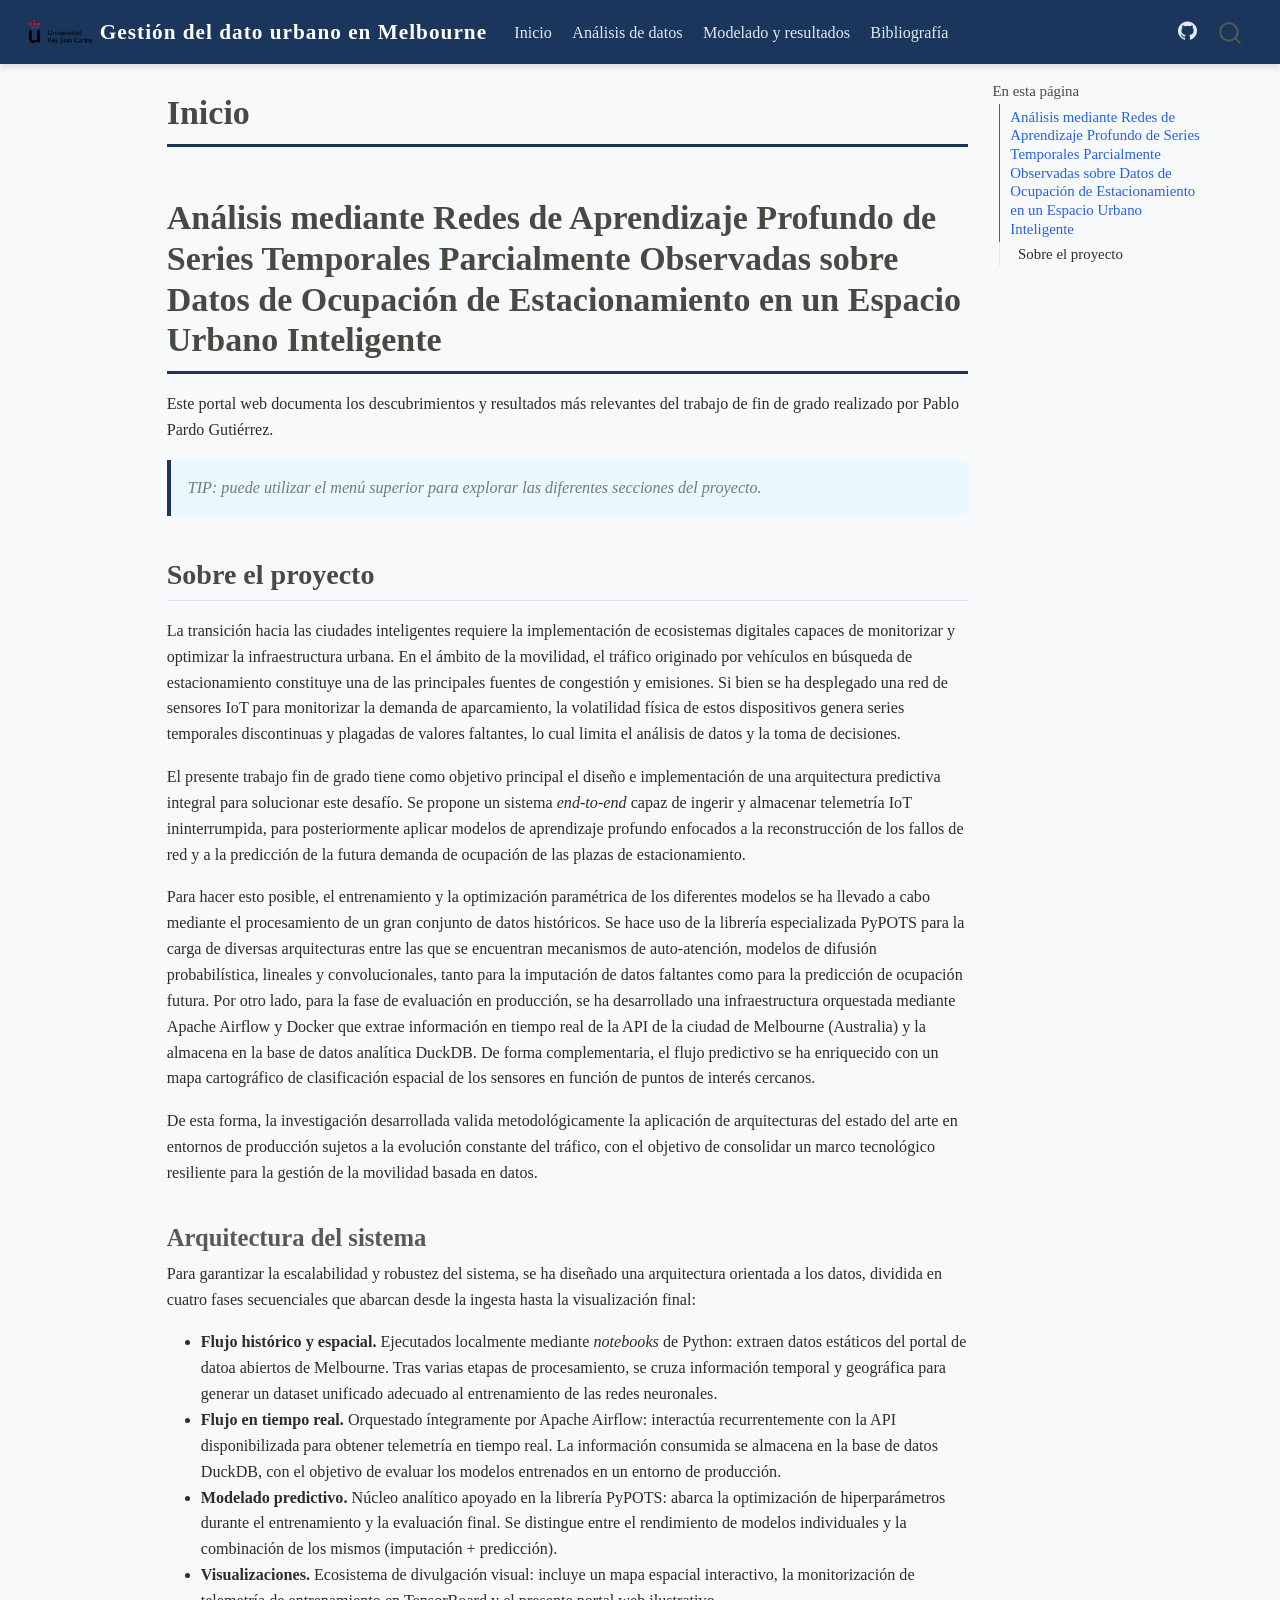
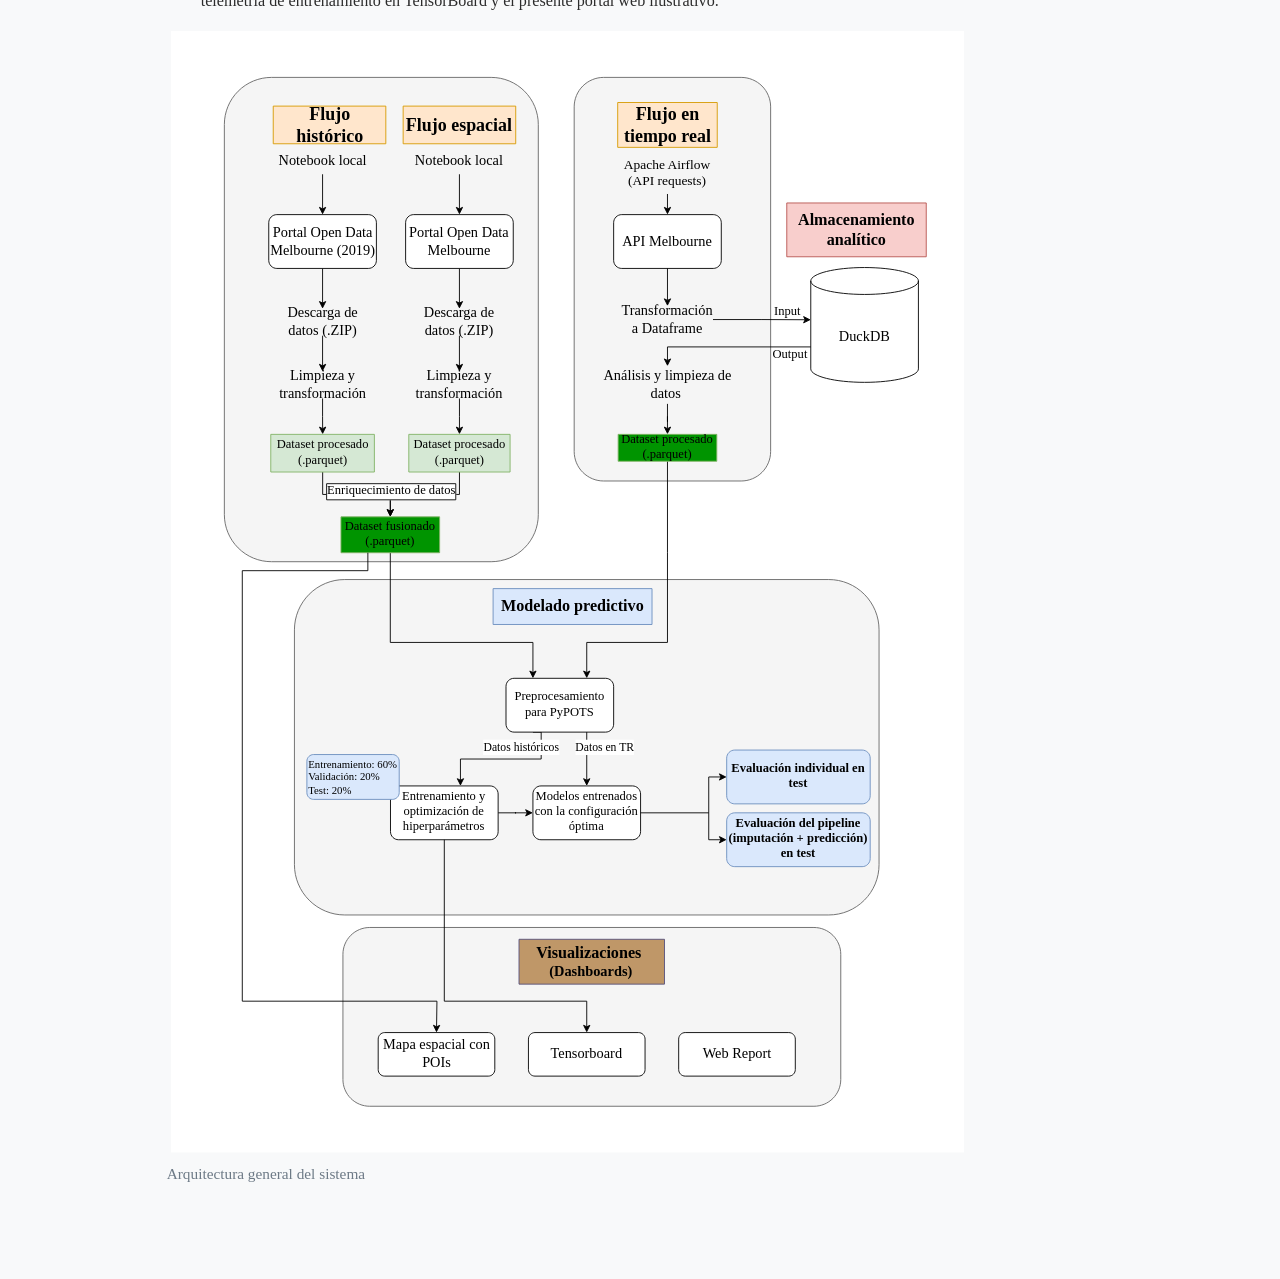
<file: docs/index.html>
<!DOCTYPE html>
<html xmlns="http://www.w3.org/1999/xhtml" lang="es" xml:lang="es"><head>

<meta charset="utf-8">
<meta name="generator" content="quarto-1.9.37">

<meta name="viewport" content="width=device-width, initial-scale=1.0, user-scalable=yes">


<title>Inicio – Gestión del dato urbano en Melbourne</title>
<style>
/* Default styles provided by pandoc.
** See https://pandoc.org/MANUAL.html#variables-for-html for config info.
*/
code{white-space: pre-wrap;}
span.smallcaps{font-variant: small-caps;}
div.columns{display: flex; gap: min(4vw, 1.5em);}
div.column{flex: auto; overflow-x: auto;}
div.hanging-indent{margin-left: 1.5em; text-indent: -1.5em;}
ul.task-list{list-style: none;}
ul.task-list li input[type="checkbox"] {
  width: 0.8em;
  margin: 0 0.8em 0.2em -1em; /* quarto-specific, see https://github.com/quarto-dev/quarto-cli/issues/4556 */ 
  vertical-align: middle;
}
</style>


<script src="site_libs/quarto-nav/quarto-nav.js"></script>
<script src="site_libs/quarto-nav/headroom.min.js"></script>
<script src="site_libs/clipboard/clipboard.min.js"></script>
<script src="site_libs/quarto-search/autocomplete.umd.js"></script>
<script src="site_libs/quarto-search/fuse.min.js"></script>
<script src="site_libs/quarto-search/quarto-search.js"></script>
<meta name="quarto:offset" content="./">
<script src="site_libs/quarto-html/quarto.js" type="module"></script>
<script src="site_libs/quarto-html/tabsets/tabsets.js" type="module"></script>
<script src="site_libs/quarto-html/popper.min.js"></script>
<script src="site_libs/quarto-html/tippy.umd.min.js"></script>
<script src="site_libs/quarto-html/anchor.min.js"></script>
<link href="site_libs/quarto-html/tippy.css" rel="stylesheet">
<link href="site_libs/quarto-html/quarto-syntax-highlighting-7f8f88aac4f3542376d5c11b86a4c14d.css" rel="stylesheet" id="quarto-text-highlighting-styles">
<script src="site_libs/bootstrap/bootstrap.min.js"></script>
<link href="site_libs/bootstrap/bootstrap-icons.css" rel="stylesheet">
<link href="site_libs/bootstrap/bootstrap-82e504f957f1783aa8689ba9f9cbe794.min.css" rel="stylesheet" append-hash="true" id="quarto-bootstrap" data-mode="light">
<script id="quarto-search-options" type="application/json">{
  "location": "navbar",
  "copy-button": false,
  "collapse-after": 3,
  "panel-placement": "end",
  "type": "overlay",
  "limit": 50,
  "keyboard-shortcut": [
    "f",
    "/",
    "s"
  ],
  "show-item-context": false,
  "language": {
    "search-no-results-text": "No se han encontrado resultados",
    "search-matching-documents-text": "documentos encontrados",
    "search-copy-link-title": "Copiar el enlace en la búsqueda",
    "search-hide-matches-text": "Ocultar resultados adicionales",
    "search-more-match-text": "resultado adicional en este documento",
    "search-more-matches-text": "resultados adicionales en este documento",
    "search-clear-button-title": "Borrar",
    "search-text-placeholder": "",
    "search-detached-cancel-button-title": "Cancelar",
    "search-submit-button-title": "Enviar",
    "search-label": "Buscar"
  }
}</script>


<link rel="stylesheet" href="styles.css">
</head>

<body class="nav-fixed quarto-light">

<div id="quarto-search-results"></div>
  <header id="quarto-header" class="headroom fixed-top">
    <nav class="navbar navbar-expand-lg " data-bs-theme="dark">
      <div class="navbar-container container-fluid">
      <div class="navbar-brand-container mx-auto">
    <a href="./index.html" class="navbar-brand navbar-brand-logo">
    <img src="./img/logoURJC.png" alt="" class="navbar-logo light-content">
    <img src="./img/logoURJC.png" alt="" class="navbar-logo dark-content">
    </a>
    <a class="navbar-brand" href="./index.html">
    <span class="navbar-title">Gestión del dato urbano en Melbourne</span>
    </a>
  </div>
            <div id="quarto-search" class="" title="Buscar"></div>
          <button class="navbar-toggler" type="button" data-bs-toggle="collapse" data-bs-target="#navbarCollapse" aria-controls="navbarCollapse" role="menu" aria-expanded="false" aria-label="Navegación de palanca" onclick="if (window.quartoToggleHeadroom) { window.quartoToggleHeadroom(); }">
  <span class="navbar-toggler-icon"></span>
</button>
          <div class="collapse navbar-collapse" id="navbarCollapse">
            <ul class="navbar-nav navbar-nav-scroll me-auto">
  <li class="nav-item">
    <a class="nav-link active" href="./index.html" aria-current="page"> 
<span class="menu-text">Inicio</span></a>
  </li>  
  <li class="nav-item">
    <a class="nav-link" href="./visualizations.html"> 
<span class="menu-text">Análisis de datos</span></a>
  </li>  
  <li class="nav-item">
    <a class="nav-link" href="./predictions.html"> 
<span class="menu-text">Modelado y resultados</span></a>
  </li>  
  <li class="nav-item">
    <a class="nav-link" href="./references.html"> 
<span class="menu-text">Bibliografía</span></a>
  </li>  
</ul>
            <ul class="navbar-nav navbar-nav-scroll ms-auto">
  <li class="nav-item compact">
    <a class="nav-link" href="https://github.com/PPardodatasc/PPG-TFG-URJC"> <i class="bi bi-github" role="img" aria-label="Repositorio GitHub">
</i> 
<span class="menu-text"></span></a>
  </li>  
</ul>
          </div> <!-- /navcollapse -->
            <div class="quarto-navbar-tools">
</div>
      </div> <!-- /container-fluid -->
    </nav>
</header>
<!-- content -->
<div id="quarto-content" class="quarto-container page-columns page-rows-contents page-layout-article page-navbar">
<!-- sidebar -->
<!-- margin-sidebar -->
    <div id="quarto-margin-sidebar" class="sidebar margin-sidebar">
        <nav id="TOC" role="doc-toc" class="toc-active">
    <h2 id="toc-title">En esta página</h2>
   
  <ul>
  <li><a href="#análisis-mediante-redes-de-aprendizaje-profundo-de-series-temporales-parcialmente-observadas-sobre-datos-de-ocupación-de-estacionamiento-en-un-espacio-urbano-inteligente" id="toc-análisis-mediante-redes-de-aprendizaje-profundo-de-series-temporales-parcialmente-observadas-sobre-datos-de-ocupación-de-estacionamiento-en-un-espacio-urbano-inteligente" class="nav-link active" data-scroll-target="#análisis-mediante-redes-de-aprendizaje-profundo-de-series-temporales-parcialmente-observadas-sobre-datos-de-ocupación-de-estacionamiento-en-un-espacio-urbano-inteligente">Análisis mediante Redes de Aprendizaje Profundo de Series Temporales Parcialmente Observadas sobre Datos de Ocupación de Estacionamiento en un Espacio Urbano Inteligente</a>
  <ul class="collapse">
  <li><a href="#sobre-el-proyecto" id="toc-sobre-el-proyecto" class="nav-link" data-scroll-target="#sobre-el-proyecto">Sobre el proyecto</a>
  <ul class="collapse">
  <li><a href="#arquitectura-del-sistema" id="toc-arquitectura-del-sistema" class="nav-link" data-scroll-target="#arquitectura-del-sistema">Arquitectura del sistema</a></li>
  </ul></li>
  </ul></li>
  </ul>
</nav>
    </div>
<!-- main -->
<main class="content" id="quarto-document-content">

<header id="title-block-header" class="quarto-title-block default">
<div class="quarto-title">
<h1 class="title">Inicio</h1>
</div>



<div class="quarto-title-meta">

    
  
    
  </div>
  


</header>


<section id="análisis-mediante-redes-de-aprendizaje-profundo-de-series-temporales-parcialmente-observadas-sobre-datos-de-ocupación-de-estacionamiento-en-un-espacio-urbano-inteligente" class="level1">
<h1>Análisis mediante Redes de Aprendizaje Profundo de Series Temporales Parcialmente Observadas sobre Datos de Ocupación de Estacionamiento en un Espacio Urbano Inteligente</h1>
<p>Este portal web documenta los descubrimientos y resultados más relevantes del trabajo de fin de grado realizado por Pablo Pardo Gutiérrez.</p>
<blockquote class="blockquote">
<p>TIP: puede utilizar el menú superior para explorar las diferentes secciones del proyecto.</p>
</blockquote>
<section id="sobre-el-proyecto" class="level2">
<h2 class="anchored" data-anchor-id="sobre-el-proyecto">Sobre el proyecto</h2>
<p>La transición hacia las ciudades inteligentes requiere la implementación de ecosistemas digitales capaces de monitorizar y optimizar la infraestructura urbana. En el ámbito de la movilidad, el tráfico originado por vehículos en búsqueda de estacionamiento constituye una de las principales fuentes de congestión y emisiones. Si bien se ha desplegado una red de sensores IoT para monitorizar la demanda de aparcamiento, la volatilidad física de estos dispositivos genera series temporales discontinuas y plagadas de valores faltantes, lo cual limita el análisis de datos y la toma de decisiones.</p>
<p>El presente trabajo fin de grado tiene como objetivo principal el diseño e implementación de una arquitectura predictiva integral para solucionar este desafío. Se propone un sistema <em>end-to-end</em> capaz de ingerir y almacenar telemetría IoT ininterrumpida, para posteriormente aplicar modelos de aprendizaje profundo enfocados a la reconstrucción de los fallos de red y a la predicción de la futura demanda de ocupación de las plazas de estacionamiento.</p>
<p>Para hacer esto posible, el entrenamiento y la optimización paramétrica de los diferentes modelos se ha llevado a cabo mediante el procesamiento de un gran conjunto de datos históricos. Se hace uso de la librería especializada PyPOTS para la carga de diversas arquitecturas entre las que se encuentran mecanismos de auto-atención, modelos de difusión probabilística, lineales y convolucionales, tanto para la imputación de datos faltantes como para la predicción de ocupación futura. Por otro lado, para la fase de evaluación en producción, se ha desarrollado una infraestructura orquestada mediante Apache Airflow y Docker que extrae información en tiempo real de la API de la ciudad de Melbourne (Australia) y la almacena en la base de datos analítica DuckDB. De forma complementaria, el flujo predictivo se ha enriquecido con un mapa cartográfico de clasificación espacial de los sensores en función de puntos de interés cercanos.</p>
<p>De esta forma, la investigación desarrollada valida metodológicamente la aplicación de arquitecturas del estado del arte en entornos de producción sujetos a la evolución constante del tráfico, con el objetivo de consolidar un marco tecnológico resiliente para la gestión de la movilidad basada en datos.</p>
<section id="arquitectura-del-sistema" class="level3">
<h3 class="anchored" data-anchor-id="arquitectura-del-sistema">Arquitectura del sistema</h3>
<p>Para garantizar la escalabilidad y robustez del sistema, se ha diseñado una arquitectura orientada a los datos, dividida en cuatro fases secuenciales que abarcan desde la ingesta hasta la visualización final:</p>
<ul>
<li><strong>Flujo histórico y espacial.</strong> Ejecutados localmente mediante <em>notebooks</em> de Python: extraen datos estáticos del portal de datoa abiertos de Melbourne. Tras varias etapas de procesamiento, se cruza información temporal y geográfica para generar un dataset unificado adecuado al entrenamiento de las redes neuronales.</li>
<li><strong>Flujo en tiempo real.</strong> Orquestado íntegramente por Apache Airflow: interactúa recurrentemente con la API disponibilizada para obtener telemetría en tiempo real. La información consumida se almacena en la base de datos DuckDB, con el objetivo de evaluar los modelos entrenados en un entorno de producción.</li>
<li><strong>Modelado predictivo.</strong> Núcleo analítico apoyado en la librería PyPOTS: abarca la optimización de hiperparámetros durante el entrenamiento y la evaluación final. Se distingue entre el rendimiento de modelos individuales y la combinación de los mismos (imputación + predicción).</li>
<li><strong>Visualizaciones.</strong> Ecosistema de divulgación visual: incluye un mapa espacial interactivo, la monitorización de telemetría de entrenamiento en TensorBoard y el presente portal web ilustrativo.</li>
</ul>
<div class="quarto-figure quarto-figure-center">
<figure class="figure">
<p><img src="img/[implem]arquitectura.svg" class="img-fluid figure-img"></p>
<figcaption>Arquitectura general del sistema</figcaption>
</figure>
</div>


</section>
</section>
</section>

</main> <!-- /main -->
<script id="quarto-html-after-body" type="application/javascript">
  window.document.addEventListener("DOMContentLoaded", function (event) {
    const icon = "";
    const anchorJS = new window.AnchorJS();
    anchorJS.options = {
      placement: 'right',
      icon: icon
    };
    anchorJS.add('.anchored');
    const isCodeAnnotation = (el) => {
      for (const clz of el.classList) {
        if (clz.startsWith('code-annotation-')) {                     
          return true;
        }
      }
      return false;
    }
    const onCopySuccess = function(e) {
      // button target
      const button = e.trigger;
      // don't keep focus
      button.blur();
      // flash "checked"
      button.classList.add('code-copy-button-checked');
      var currentTitle = button.getAttribute("title");
      button.setAttribute("title", "Copiado");
      let tooltip;
      if (window.bootstrap) {
        button.setAttribute("data-bs-toggle", "tooltip");
        button.setAttribute("data-bs-placement", "left");
        button.setAttribute("data-bs-title", "Copiado");
        tooltip = new bootstrap.Tooltip(button, 
          { trigger: "manual", 
            customClass: "code-copy-button-tooltip",
            offset: [0, -8]});
        tooltip.show();    
      }
      setTimeout(function() {
        if (tooltip) {
          tooltip.hide();
          button.removeAttribute("data-bs-title");
          button.removeAttribute("data-bs-toggle");
          button.removeAttribute("data-bs-placement");
        }
        button.setAttribute("title", currentTitle);
        button.classList.remove('code-copy-button-checked');
      }, 1000);
      // clear code selection
      e.clearSelection();
    }
    const getTextToCopy = function(trigger) {
      const outerScaffold = trigger.parentElement.cloneNode(true);
      const codeEl = outerScaffold.querySelector('code');
      for (const childEl of codeEl.children) {
        if (isCodeAnnotation(childEl)) {
          childEl.remove();
        }
      }
      return codeEl.innerText;
    }
    const clipboard = new window.ClipboardJS('.code-copy-button:not([data-in-quarto-modal])', {
      text: getTextToCopy
    });
    clipboard.on('success', onCopySuccess);
    if (window.document.getElementById('quarto-embedded-source-code-modal')) {
      const clipboardModal = new window.ClipboardJS('.code-copy-button[data-in-quarto-modal]', {
        text: getTextToCopy,
        container: window.document.getElementById('quarto-embedded-source-code-modal')
      });
      clipboardModal.on('success', onCopySuccess);
    }
      var localhostRegex = new RegExp(/^(?:http|https):\/\/localhost\:?[0-9]*\//);
      var mailtoRegex = new RegExp(/^mailto:/);
        var filterRegex = new RegExp('/' + window.location.host + '/');
      var isInternal = (href) => {
          return filterRegex.test(href) || localhostRegex.test(href) || mailtoRegex.test(href);
      }
      // Inspect non-navigation links and adorn them if external
     var links = window.document.querySelectorAll('a[href]:not(.nav-link):not(.navbar-brand):not(.toc-action):not(.sidebar-link):not(.sidebar-item-toggle):not(.pagination-link):not(.no-external):not([aria-hidden]):not(.dropdown-item):not(.quarto-navigation-tool):not(.about-link)');
      for (var i=0; i<links.length; i++) {
        const link = links[i];
        if (!isInternal(link.href)) {
          // undo the damage that might have been done by quarto-nav.js in the case of
          // links that we want to consider external
          if (link.dataset.originalHref !== undefined) {
            link.href = link.dataset.originalHref;
          }
        }
      }
    function tippyHover(el, contentFn, onTriggerFn, onUntriggerFn) {
      const config = {
        allowHTML: true,
        maxWidth: 500,
        delay: 100,
        arrow: false,
        appendTo: function(el) {
            return el.parentElement;
        },
        interactive: true,
        interactiveBorder: 10,
        theme: 'quarto',
        placement: 'bottom-start',
      };
      if (contentFn) {
        config.content = contentFn;
      }
      if (onTriggerFn) {
        config.onTrigger = onTriggerFn;
      }
      if (onUntriggerFn) {
        config.onUntrigger = onUntriggerFn;
      }
      window.tippy(el, config); 
    }
    const noterefs = window.document.querySelectorAll('a[role="doc-noteref"]');
    for (var i=0; i<noterefs.length; i++) {
      const ref = noterefs[i];
      tippyHover(ref, function() {
        // use id or data attribute instead here
        let href = ref.getAttribute('data-footnote-href') || ref.getAttribute('href');
        try { href = new URL(href).hash; } catch {}
        const id = href.replace(/^#\/?/, "");
        const note = window.document.getElementById(id);
        if (note) {
          return note.innerHTML;
        } else {
          return "";
        }
      });
    }
    const xrefs = window.document.querySelectorAll('a.quarto-xref');
    const processXRef = (id, note) => {
      // Strip column container classes
      const stripColumnClz = (el) => {
        el.classList.remove("page-full", "page-columns");
        if (el.children) {
          for (const child of el.children) {
            stripColumnClz(child);
          }
        }
      }
      stripColumnClz(note)
      if (id === null || id.startsWith('sec-')) {
        // Special case sections, only their first couple elements
        const container = document.createElement("div");
        if (note.children && note.children.length > 2) {
          container.appendChild(note.children[0].cloneNode(true));
          for (let i = 1; i < note.children.length; i++) {
            const child = note.children[i];
            if (child.tagName === "P" && child.innerText === "") {
              continue;
            } else {
              container.appendChild(child.cloneNode(true));
              break;
            }
          }
          if (window.Quarto?.typesetMath) {
            window.Quarto.typesetMath(container);
          }
          return container.innerHTML
        } else {
          if (window.Quarto?.typesetMath) {
            window.Quarto.typesetMath(note);
          }
          return note.innerHTML;
        }
      } else {
        // Remove any anchor links if they are present
        const anchorLink = note.querySelector('a.anchorjs-link');
        if (anchorLink) {
          anchorLink.remove();
        }
        if (window.Quarto?.typesetMath) {
          window.Quarto.typesetMath(note);
        }
        if (note.classList.contains("callout")) {
          return note.outerHTML;
        } else {
          return note.innerHTML;
        }
      }
    }
    for (var i=0; i<xrefs.length; i++) {
      const xref = xrefs[i];
      tippyHover(xref, undefined, function(instance) {
        instance.disable();
        let url = xref.getAttribute('href');
        let hash = undefined; 
        if (url.startsWith('#')) {
          hash = url;
        } else {
          try { hash = new URL(url).hash; } catch {}
        }
        if (hash) {
          const id = hash.replace(/^#\/?/, "");
          const note = window.document.getElementById(id);
          if (note !== null) {
            try {
              const html = processXRef(id, note.cloneNode(true));
              instance.setContent(html);
            } finally {
              instance.enable();
              instance.show();
            }
          } else {
            // See if we can fetch this
            fetch(url.split('#')[0])
            .then(res => res.text())
            .then(html => {
              const parser = new DOMParser();
              const htmlDoc = parser.parseFromString(html, "text/html");
              const note = htmlDoc.getElementById(id);
              if (note !== null) {
                const html = processXRef(id, note);
                instance.setContent(html);
              } 
            }).finally(() => {
              instance.enable();
              instance.show();
            });
          }
        } else {
          // See if we can fetch a full url (with no hash to target)
          // This is a special case and we should probably do some content thinning / targeting
          fetch(url)
          .then(res => res.text())
          .then(html => {
            const parser = new DOMParser();
            const htmlDoc = parser.parseFromString(html, "text/html");
            const note = htmlDoc.querySelector('main.content');
            if (note !== null) {
              // This should only happen for chapter cross references
              // (since there is no id in the URL)
              // remove the first header
              if (note.children.length > 0 && note.children[0].tagName === "HEADER") {
                note.children[0].remove();
              }
              const html = processXRef(null, note);
              instance.setContent(html);
            } 
          }).finally(() => {
            instance.enable();
            instance.show();
          });
        }
      }, function(instance) {
      });
    }
        let selectedAnnoteEl;
        const selectorForAnnotation = ( cell, annotation) => {
          let cellAttr = 'data-code-cell="' + cell + '"';
          let lineAttr = 'data-code-annotation="' +  annotation + '"';
          const selector = 'span[' + cellAttr + '][' + lineAttr + ']';
          return selector;
        }
        const selectCodeLines = (annoteEl) => {
          const doc = window.document;
          const targetCell = annoteEl.getAttribute("data-target-cell");
          const targetAnnotation = annoteEl.getAttribute("data-target-annotation");
          const annoteSpan = window.document.querySelector(selectorForAnnotation(targetCell, targetAnnotation));
          const lines = annoteSpan.getAttribute("data-code-lines").split(",");
          const lineIds = lines.map((line) => {
            return targetCell + "-" + line;
          })
          let top = null;
          let height = null;
          let parent = null;
          if (lineIds.length > 0) {
              //compute the position of the single el (top and bottom and make a div)
              const el = window.document.getElementById(lineIds[0]);
              top = el.offsetTop;
              height = el.offsetHeight;
              parent = el.parentElement.parentElement;
            if (lineIds.length > 1) {
              const lastEl = window.document.getElementById(lineIds[lineIds.length - 1]);
              const bottom = lastEl.offsetTop + lastEl.offsetHeight;
              height = bottom - top;
            }
            if (top !== null && height !== null && parent !== null) {
              // cook up a div (if necessary) and position it 
              let div = window.document.getElementById("code-annotation-line-highlight");
              if (div === null) {
                div = window.document.createElement("div");
                div.setAttribute("id", "code-annotation-line-highlight");
                div.style.position = 'absolute';
                parent.appendChild(div);
              }
              div.style.top = top - 2 + "px";
              div.style.height = height + 4 + "px";
              div.style.left = 0;
              let gutterDiv = window.document.getElementById("code-annotation-line-highlight-gutter");
              if (gutterDiv === null) {
                gutterDiv = window.document.createElement("div");
                gutterDiv.setAttribute("id", "code-annotation-line-highlight-gutter");
                gutterDiv.style.position = 'absolute';
                const codeCell = window.document.getElementById(targetCell);
                const gutter = codeCell.querySelector('.code-annotation-gutter');
                gutter.appendChild(gutterDiv);
              }
              gutterDiv.style.top = top - 2 + "px";
              gutterDiv.style.height = height + 4 + "px";
            }
            selectedAnnoteEl = annoteEl;
          }
        };
        const unselectCodeLines = () => {
          const elementsIds = ["code-annotation-line-highlight", "code-annotation-line-highlight-gutter"];
          elementsIds.forEach((elId) => {
            const div = window.document.getElementById(elId);
            if (div) {
              div.remove();
            }
          });
          selectedAnnoteEl = undefined;
        };
          // Handle positioning of the toggle
      window.addEventListener(
        "resize",
        throttle(() => {
          elRect = undefined;
          if (selectedAnnoteEl) {
            selectCodeLines(selectedAnnoteEl);
          }
        }, 10)
      );
      function throttle(fn, ms) {
      let throttle = false;
      let timer;
        return (...args) => {
          if(!throttle) { // first call gets through
              fn.apply(this, args);
              throttle = true;
          } else { // all the others get throttled
              if(timer) clearTimeout(timer); // cancel #2
              timer = setTimeout(() => {
                fn.apply(this, args);
                timer = throttle = false;
              }, ms);
          }
        };
      }
        // Attach click handler to the DT
        const annoteDls = window.document.querySelectorAll('dt[data-target-cell]');
        for (const annoteDlNode of annoteDls) {
          annoteDlNode.addEventListener('click', (event) => {
            const clickedEl = event.target;
            if (clickedEl !== selectedAnnoteEl) {
              unselectCodeLines();
              const activeEl = window.document.querySelector('dt[data-target-cell].code-annotation-active');
              if (activeEl) {
                activeEl.classList.remove('code-annotation-active');
              }
              selectCodeLines(clickedEl);
              clickedEl.classList.add('code-annotation-active');
            } else {
              // Unselect the line
              unselectCodeLines();
              clickedEl.classList.remove('code-annotation-active');
            }
          });
        }
    const findCites = (el) => {
      const parentEl = el.parentElement;
      if (parentEl) {
        const cites = parentEl.dataset.cites;
        if (cites) {
          return {
            el,
            cites: cites.split(' ')
          };
        } else {
          return findCites(el.parentElement)
        }
      } else {
        return undefined;
      }
    };
    var bibliorefs = window.document.querySelectorAll('a[role="doc-biblioref"]');
    for (var i=0; i<bibliorefs.length; i++) {
      const ref = bibliorefs[i];
      const citeInfo = findCites(ref);
      if (citeInfo) {
        tippyHover(citeInfo.el, function() {
          var popup = window.document.createElement('div');
          citeInfo.cites.forEach(function(cite) {
            var citeDiv = window.document.createElement('div');
            citeDiv.classList.add('hanging-indent');
            citeDiv.classList.add('csl-entry');
            var biblioDiv = window.document.getElementById('ref-' + cite);
            if (biblioDiv) {
              citeDiv.innerHTML = biblioDiv.innerHTML;
            }
            popup.appendChild(citeDiv);
          });
          return popup.innerHTML;
        });
      }
    }
  });
  </script>
</div> <!-- /content -->




</body></html>
</file>
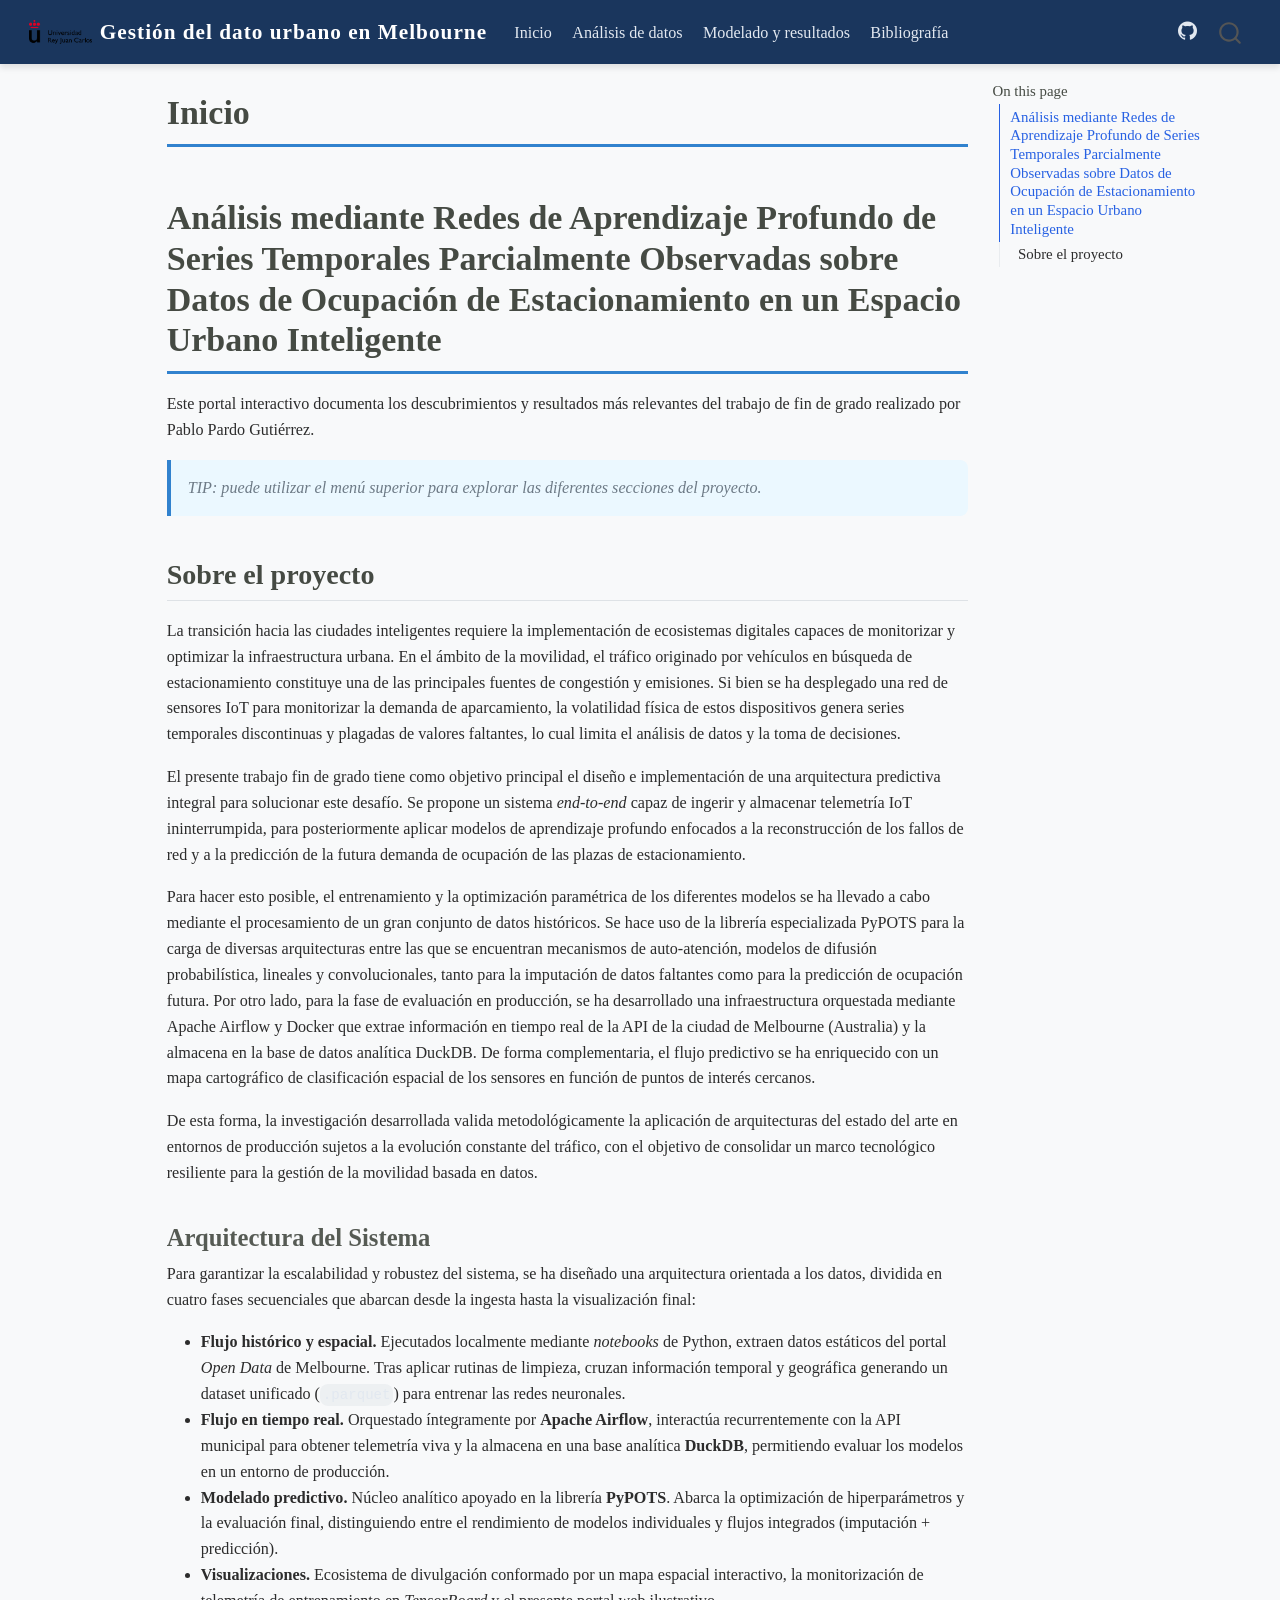
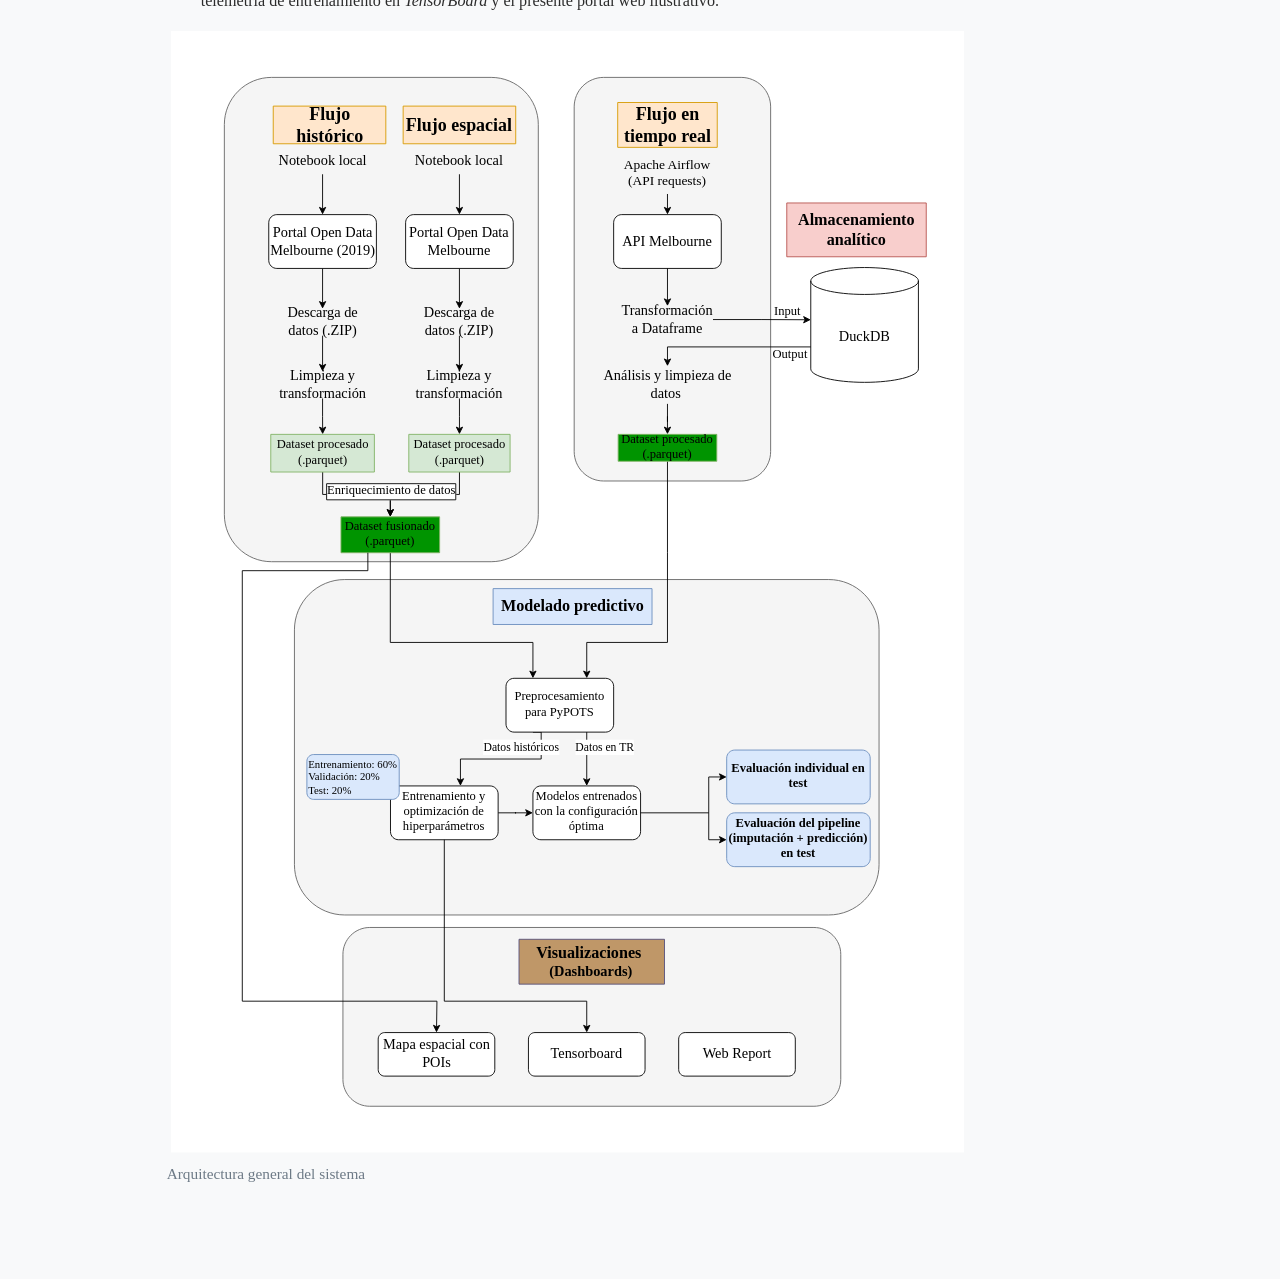
<file: src/docs/docs/index.html>
<!DOCTYPE html>
<html xmlns="http://www.w3.org/1999/xhtml" lang="en" xml:lang="en"><head>

<meta charset="utf-8">
<meta name="generator" content="quarto-1.9.37">

<meta name="viewport" content="width=device-width, initial-scale=1.0, user-scalable=yes">


<title>Inicio – Gestión del dato urbano en Melbourne</title>
<style>
/* Default styles provided by pandoc.
** See https://pandoc.org/MANUAL.html#variables-for-html for config info.
*/
code{white-space: pre-wrap;}
span.smallcaps{font-variant: small-caps;}
div.columns{display: flex; gap: min(4vw, 1.5em);}
div.column{flex: auto; overflow-x: auto;}
div.hanging-indent{margin-left: 1.5em; text-indent: -1.5em;}
ul.task-list{list-style: none;}
ul.task-list li input[type="checkbox"] {
  width: 0.8em;
  margin: 0 0.8em 0.2em -1em; /* quarto-specific, see https://github.com/quarto-dev/quarto-cli/issues/4556 */ 
  vertical-align: middle;
}
</style>


<script src="site_libs/quarto-nav/quarto-nav.js"></script>
<script src="site_libs/quarto-nav/headroom.min.js"></script>
<script src="site_libs/clipboard/clipboard.min.js"></script>
<script src="site_libs/quarto-search/autocomplete.umd.js"></script>
<script src="site_libs/quarto-search/fuse.min.js"></script>
<script src="site_libs/quarto-search/quarto-search.js"></script>
<meta name="quarto:offset" content="./">
<script src="site_libs/quarto-html/quarto.js" type="module"></script>
<script src="site_libs/quarto-html/tabsets/tabsets.js" type="module"></script>
<script src="site_libs/quarto-html/popper.min.js"></script>
<script src="site_libs/quarto-html/tippy.umd.min.js"></script>
<script src="site_libs/quarto-html/anchor.min.js"></script>
<link href="site_libs/quarto-html/tippy.css" rel="stylesheet">
<link href="site_libs/quarto-html/quarto-syntax-highlighting-7f8f88aac4f3542376d5c11b86a4c14d.css" rel="stylesheet" id="quarto-text-highlighting-styles">
<script src="site_libs/bootstrap/bootstrap.min.js"></script>
<link href="site_libs/bootstrap/bootstrap-icons.css" rel="stylesheet">
<link href="site_libs/bootstrap/bootstrap-82e504f957f1783aa8689ba9f9cbe794.min.css" rel="stylesheet" append-hash="true" id="quarto-bootstrap" data-mode="light">
<script id="quarto-search-options" type="application/json">{
  "location": "navbar",
  "copy-button": false,
  "collapse-after": 3,
  "panel-placement": "end",
  "type": "overlay",
  "limit": 50,
  "keyboard-shortcut": [
    "f",
    "/",
    "s"
  ],
  "show-item-context": false,
  "language": {
    "search-no-results-text": "No results",
    "search-matching-documents-text": "matching documents",
    "search-copy-link-title": "Copy link to search",
    "search-hide-matches-text": "Hide additional matches",
    "search-more-match-text": "more match in this document",
    "search-more-matches-text": "more matches in this document",
    "search-clear-button-title": "Clear",
    "search-text-placeholder": "",
    "search-detached-cancel-button-title": "Cancel",
    "search-submit-button-title": "Submit",
    "search-label": "Search"
  }
}</script>


<link rel="stylesheet" href="styles.css">
</head>

<body class="nav-fixed quarto-light">

<div id="quarto-search-results"></div>
  <header id="quarto-header" class="headroom fixed-top">
    <nav class="navbar navbar-expand-lg " data-bs-theme="dark">
      <div class="navbar-container container-fluid">
      <div class="navbar-brand-container mx-auto">
    <a href="./index.html" class="navbar-brand navbar-brand-logo">
    <img src="./img/logoURJC.png" alt="" class="navbar-logo light-content">
    <img src="./img/logoURJC.png" alt="" class="navbar-logo dark-content">
    </a>
    <a class="navbar-brand" href="./index.html">
    <span class="navbar-title">Gestión del dato urbano en Melbourne</span>
    </a>
  </div>
            <div id="quarto-search" class="" title="Search"></div>
          <button class="navbar-toggler" type="button" data-bs-toggle="collapse" data-bs-target="#navbarCollapse" aria-controls="navbarCollapse" role="menu" aria-expanded="false" aria-label="Toggle navigation" onclick="if (window.quartoToggleHeadroom) { window.quartoToggleHeadroom(); }">
  <span class="navbar-toggler-icon"></span>
</button>
          <div class="collapse navbar-collapse" id="navbarCollapse">
            <ul class="navbar-nav navbar-nav-scroll me-auto">
  <li class="nav-item">
    <a class="nav-link active" href="./index.html" aria-current="page"> 
<span class="menu-text">Inicio</span></a>
  </li>  
  <li class="nav-item">
    <a class="nav-link" href="./visualizations.html"> 
<span class="menu-text">Análisis de datos</span></a>
  </li>  
  <li class="nav-item">
    <a class="nav-link" href="./predictions.html"> 
<span class="menu-text">Modelado y resultados</span></a>
  </li>  
  <li class="nav-item">
    <a class="nav-link" href="./references.html"> 
<span class="menu-text">Bibliografía</span></a>
  </li>  
</ul>
            <ul class="navbar-nav navbar-nav-scroll ms-auto">
  <li class="nav-item compact">
    <a class="nav-link" href="https://github.com/PPardodatasc/PPG-TFG-URJC"> <i class="bi bi-github" role="img" aria-label="Repositorio GitHub">
</i> 
<span class="menu-text"></span></a>
  </li>  
</ul>
          </div> <!-- /navcollapse -->
            <div class="quarto-navbar-tools">
</div>
      </div> <!-- /container-fluid -->
    </nav>
</header>
<!-- content -->
<div id="quarto-content" class="quarto-container page-columns page-rows-contents page-layout-article page-navbar">
<!-- sidebar -->
<!-- margin-sidebar -->
    <div id="quarto-margin-sidebar" class="sidebar margin-sidebar">
        <nav id="TOC" role="doc-toc" class="toc-active">
    <h2 id="toc-title">On this page</h2>
   
  <ul>
  <li><a href="#análisis-mediante-redes-de-aprendizaje-profundo-de-series-temporales-parcialmente-observadas-sobre-datos-de-ocupación-de-estacionamiento-en-un-espacio-urbano-inteligente" id="toc-análisis-mediante-redes-de-aprendizaje-profundo-de-series-temporales-parcialmente-observadas-sobre-datos-de-ocupación-de-estacionamiento-en-un-espacio-urbano-inteligente" class="nav-link active" data-scroll-target="#análisis-mediante-redes-de-aprendizaje-profundo-de-series-temporales-parcialmente-observadas-sobre-datos-de-ocupación-de-estacionamiento-en-un-espacio-urbano-inteligente">Análisis mediante Redes de Aprendizaje Profundo de Series Temporales Parcialmente Observadas sobre Datos de Ocupación de Estacionamiento en un Espacio Urbano Inteligente</a>
  <ul class="collapse">
  <li><a href="#sobre-el-proyecto" id="toc-sobre-el-proyecto" class="nav-link" data-scroll-target="#sobre-el-proyecto">Sobre el proyecto</a>
  <ul class="collapse">
  <li><a href="#arquitectura-del-sistema" id="toc-arquitectura-del-sistema" class="nav-link" data-scroll-target="#arquitectura-del-sistema">Arquitectura del Sistema</a></li>
  </ul></li>
  </ul></li>
  </ul>
</nav>
    </div>
<!-- main -->
<main class="content" id="quarto-document-content">

<header id="title-block-header" class="quarto-title-block default">
<div class="quarto-title">
<h1 class="title">Inicio</h1>
</div>



<div class="quarto-title-meta">

    
  
    
  </div>
  


</header>


<section id="análisis-mediante-redes-de-aprendizaje-profundo-de-series-temporales-parcialmente-observadas-sobre-datos-de-ocupación-de-estacionamiento-en-un-espacio-urbano-inteligente" class="level1">
<h1>Análisis mediante Redes de Aprendizaje Profundo de Series Temporales Parcialmente Observadas sobre Datos de Ocupación de Estacionamiento en un Espacio Urbano Inteligente</h1>
<p>Este portal interactivo documenta los descubrimientos y resultados más relevantes del trabajo de fin de grado realizado por Pablo Pardo Gutiérrez.</p>
<blockquote class="blockquote">
<p>TIP: puede utilizar el menú superior para explorar las diferentes secciones del proyecto.</p>
</blockquote>
<section id="sobre-el-proyecto" class="level2">
<h2 class="anchored" data-anchor-id="sobre-el-proyecto">Sobre el proyecto</h2>
<p>La transición hacia las ciudades inteligentes requiere la implementación de ecosistemas digitales capaces de monitorizar y optimizar la infraestructura urbana. En el ámbito de la movilidad, el tráfico originado por vehículos en búsqueda de estacionamiento constituye una de las principales fuentes de congestión y emisiones. Si bien se ha desplegado una red de sensores IoT para monitorizar la demanda de aparcamiento, la volatilidad física de estos dispositivos genera series temporales discontinuas y plagadas de valores faltantes, lo cual limita el análisis de datos y la toma de decisiones.</p>
<p>El presente trabajo fin de grado tiene como objetivo principal el diseño e implementación de una arquitectura predictiva integral para solucionar este desafío. Se propone un sistema <em>end-to-end</em> capaz de ingerir y almacenar telemetría IoT ininterrumpida, para posteriormente aplicar modelos de aprendizaje profundo enfocados a la reconstrucción de los fallos de red y a la predicción de la futura demanda de ocupación de las plazas de estacionamiento.</p>
<p>Para hacer esto posible, el entrenamiento y la optimización paramétrica de los diferentes modelos se ha llevado a cabo mediante el procesamiento de un gran conjunto de datos históricos. Se hace uso de la librería especializada PyPOTS para la carga de diversas arquitecturas entre las que se encuentran mecanismos de auto-atención, modelos de difusión probabilística, lineales y convolucionales, tanto para la imputación de datos faltantes como para la predicción de ocupación futura. Por otro lado, para la fase de evaluación en producción, se ha desarrollado una infraestructura orquestada mediante Apache Airflow y Docker que extrae información en tiempo real de la API de la ciudad de Melbourne (Australia) y la almacena en la base de datos analítica DuckDB. De forma complementaria, el flujo predictivo se ha enriquecido con un mapa cartográfico de clasificación espacial de los sensores en función de puntos de interés cercanos.</p>
<p>De esta forma, la investigación desarrollada valida metodológicamente la aplicación de arquitecturas del estado del arte en entornos de producción sujetos a la evolución constante del tráfico, con el objetivo de consolidar un marco tecnológico resiliente para la gestión de la movilidad basada en datos.</p>
<section id="arquitectura-del-sistema" class="level3">
<h3 class="anchored" data-anchor-id="arquitectura-del-sistema">Arquitectura del Sistema</h3>
<p>Para garantizar la escalabilidad y robustez del sistema, se ha diseñado una arquitectura orientada a los datos, dividida en cuatro fases secuenciales que abarcan desde la ingesta hasta la visualización final:</p>
<ul>
<li><strong>Flujo histórico y espacial.</strong> Ejecutados localmente mediante <em>notebooks</em> de Python, extraen datos estáticos del portal <em>Open Data</em> de Melbourne. Tras aplicar rutinas de limpieza, cruzan información temporal y geográfica generando un dataset unificado (<code>.parquet</code>) para entrenar las redes neuronales.</li>
<li><strong>Flujo en tiempo real.</strong> Orquestado íntegramente por <strong>Apache Airflow</strong>, interactúa recurrentemente con la API municipal para obtener telemetría viva y la almacena en una base analítica <strong>DuckDB</strong>, permitiendo evaluar los modelos en un entorno de producción.</li>
<li><strong>Modelado predictivo.</strong> Núcleo analítico apoyado en la librería <strong>PyPOTS</strong>. Abarca la optimización de hiperparámetros y la evaluación final, distinguiendo entre el rendimiento de modelos individuales y flujos integrados (imputación + predicción).</li>
<li><strong>Visualizaciones.</strong> Ecosistema de divulgación conformado por un mapa espacial interactivo, la monitorización de telemetría de entrenamiento en <em>TensorBoard</em> y el presente portal web ilustrativo.</li>
</ul>
<div class="quarto-figure quarto-figure-center">
<figure class="figure">
<p><img src="img/[implem]arquitectura.svg" class="img-fluid figure-img"></p>
<figcaption>Arquitectura general del sistema</figcaption>
</figure>
</div>


</section>
</section>
</section>

</main> <!-- /main -->
<script id="quarto-html-after-body" type="application/javascript">
  window.document.addEventListener("DOMContentLoaded", function (event) {
    const icon = "";
    const anchorJS = new window.AnchorJS();
    anchorJS.options = {
      placement: 'right',
      icon: icon
    };
    anchorJS.add('.anchored');
    const isCodeAnnotation = (el) => {
      for (const clz of el.classList) {
        if (clz.startsWith('code-annotation-')) {                     
          return true;
        }
      }
      return false;
    }
    const onCopySuccess = function(e) {
      // button target
      const button = e.trigger;
      // don't keep focus
      button.blur();
      // flash "checked"
      button.classList.add('code-copy-button-checked');
      var currentTitle = button.getAttribute("title");
      button.setAttribute("title", "Copied!");
      let tooltip;
      if (window.bootstrap) {
        button.setAttribute("data-bs-toggle", "tooltip");
        button.setAttribute("data-bs-placement", "left");
        button.setAttribute("data-bs-title", "Copied!");
        tooltip = new bootstrap.Tooltip(button, 
          { trigger: "manual", 
            customClass: "code-copy-button-tooltip",
            offset: [0, -8]});
        tooltip.show();    
      }
      setTimeout(function() {
        if (tooltip) {
          tooltip.hide();
          button.removeAttribute("data-bs-title");
          button.removeAttribute("data-bs-toggle");
          button.removeAttribute("data-bs-placement");
        }
        button.setAttribute("title", currentTitle);
        button.classList.remove('code-copy-button-checked');
      }, 1000);
      // clear code selection
      e.clearSelection();
    }
    const getTextToCopy = function(trigger) {
      const outerScaffold = trigger.parentElement.cloneNode(true);
      const codeEl = outerScaffold.querySelector('code');
      for (const childEl of codeEl.children) {
        if (isCodeAnnotation(childEl)) {
          childEl.remove();
        }
      }
      return codeEl.innerText;
    }
    const clipboard = new window.ClipboardJS('.code-copy-button:not([data-in-quarto-modal])', {
      text: getTextToCopy
    });
    clipboard.on('success', onCopySuccess);
    if (window.document.getElementById('quarto-embedded-source-code-modal')) {
      const clipboardModal = new window.ClipboardJS('.code-copy-button[data-in-quarto-modal]', {
        text: getTextToCopy,
        container: window.document.getElementById('quarto-embedded-source-code-modal')
      });
      clipboardModal.on('success', onCopySuccess);
    }
      var localhostRegex = new RegExp(/^(?:http|https):\/\/localhost\:?[0-9]*\//);
      var mailtoRegex = new RegExp(/^mailto:/);
        var filterRegex = new RegExp('/' + window.location.host + '/');
      var isInternal = (href) => {
          return filterRegex.test(href) || localhostRegex.test(href) || mailtoRegex.test(href);
      }
      // Inspect non-navigation links and adorn them if external
     var links = window.document.querySelectorAll('a[href]:not(.nav-link):not(.navbar-brand):not(.toc-action):not(.sidebar-link):not(.sidebar-item-toggle):not(.pagination-link):not(.no-external):not([aria-hidden]):not(.dropdown-item):not(.quarto-navigation-tool):not(.about-link)');
      for (var i=0; i<links.length; i++) {
        const link = links[i];
        if (!isInternal(link.href)) {
          // undo the damage that might have been done by quarto-nav.js in the case of
          // links that we want to consider external
          if (link.dataset.originalHref !== undefined) {
            link.href = link.dataset.originalHref;
          }
        }
      }
    function tippyHover(el, contentFn, onTriggerFn, onUntriggerFn) {
      const config = {
        allowHTML: true,
        maxWidth: 500,
        delay: 100,
        arrow: false,
        appendTo: function(el) {
            return el.parentElement;
        },
        interactive: true,
        interactiveBorder: 10,
        theme: 'quarto',
        placement: 'bottom-start',
      };
      if (contentFn) {
        config.content = contentFn;
      }
      if (onTriggerFn) {
        config.onTrigger = onTriggerFn;
      }
      if (onUntriggerFn) {
        config.onUntrigger = onUntriggerFn;
      }
      window.tippy(el, config); 
    }
    const noterefs = window.document.querySelectorAll('a[role="doc-noteref"]');
    for (var i=0; i<noterefs.length; i++) {
      const ref = noterefs[i];
      tippyHover(ref, function() {
        // use id or data attribute instead here
        let href = ref.getAttribute('data-footnote-href') || ref.getAttribute('href');
        try { href = new URL(href).hash; } catch {}
        const id = href.replace(/^#\/?/, "");
        const note = window.document.getElementById(id);
        if (note) {
          return note.innerHTML;
        } else {
          return "";
        }
      });
    }
    const xrefs = window.document.querySelectorAll('a.quarto-xref');
    const processXRef = (id, note) => {
      // Strip column container classes
      const stripColumnClz = (el) => {
        el.classList.remove("page-full", "page-columns");
        if (el.children) {
          for (const child of el.children) {
            stripColumnClz(child);
          }
        }
      }
      stripColumnClz(note)
      if (id === null || id.startsWith('sec-')) {
        // Special case sections, only their first couple elements
        const container = document.createElement("div");
        if (note.children && note.children.length > 2) {
          container.appendChild(note.children[0].cloneNode(true));
          for (let i = 1; i < note.children.length; i++) {
            const child = note.children[i];
            if (child.tagName === "P" && child.innerText === "") {
              continue;
            } else {
              container.appendChild(child.cloneNode(true));
              break;
            }
          }
          if (window.Quarto?.typesetMath) {
            window.Quarto.typesetMath(container);
          }
          return container.innerHTML
        } else {
          if (window.Quarto?.typesetMath) {
            window.Quarto.typesetMath(note);
          }
          return note.innerHTML;
        }
      } else {
        // Remove any anchor links if they are present
        const anchorLink = note.querySelector('a.anchorjs-link');
        if (anchorLink) {
          anchorLink.remove();
        }
        if (window.Quarto?.typesetMath) {
          window.Quarto.typesetMath(note);
        }
        if (note.classList.contains("callout")) {
          return note.outerHTML;
        } else {
          return note.innerHTML;
        }
      }
    }
    for (var i=0; i<xrefs.length; i++) {
      const xref = xrefs[i];
      tippyHover(xref, undefined, function(instance) {
        instance.disable();
        let url = xref.getAttribute('href');
        let hash = undefined; 
        if (url.startsWith('#')) {
          hash = url;
        } else {
          try { hash = new URL(url).hash; } catch {}
        }
        if (hash) {
          const id = hash.replace(/^#\/?/, "");
          const note = window.document.getElementById(id);
          if (note !== null) {
            try {
              const html = processXRef(id, note.cloneNode(true));
              instance.setContent(html);
            } finally {
              instance.enable();
              instance.show();
            }
          } else {
            // See if we can fetch this
            fetch(url.split('#')[0])
            .then(res => res.text())
            .then(html => {
              const parser = new DOMParser();
              const htmlDoc = parser.parseFromString(html, "text/html");
              const note = htmlDoc.getElementById(id);
              if (note !== null) {
                const html = processXRef(id, note);
                instance.setContent(html);
              } 
            }).finally(() => {
              instance.enable();
              instance.show();
            });
          }
        } else {
          // See if we can fetch a full url (with no hash to target)
          // This is a special case and we should probably do some content thinning / targeting
          fetch(url)
          .then(res => res.text())
          .then(html => {
            const parser = new DOMParser();
            const htmlDoc = parser.parseFromString(html, "text/html");
            const note = htmlDoc.querySelector('main.content');
            if (note !== null) {
              // This should only happen for chapter cross references
              // (since there is no id in the URL)
              // remove the first header
              if (note.children.length > 0 && note.children[0].tagName === "HEADER") {
                note.children[0].remove();
              }
              const html = processXRef(null, note);
              instance.setContent(html);
            } 
          }).finally(() => {
            instance.enable();
            instance.show();
          });
        }
      }, function(instance) {
      });
    }
        let selectedAnnoteEl;
        const selectorForAnnotation = ( cell, annotation) => {
          let cellAttr = 'data-code-cell="' + cell + '"';
          let lineAttr = 'data-code-annotation="' +  annotation + '"';
          const selector = 'span[' + cellAttr + '][' + lineAttr + ']';
          return selector;
        }
        const selectCodeLines = (annoteEl) => {
          const doc = window.document;
          const targetCell = annoteEl.getAttribute("data-target-cell");
          const targetAnnotation = annoteEl.getAttribute("data-target-annotation");
          const annoteSpan = window.document.querySelector(selectorForAnnotation(targetCell, targetAnnotation));
          const lines = annoteSpan.getAttribute("data-code-lines").split(",");
          const lineIds = lines.map((line) => {
            return targetCell + "-" + line;
          })
          let top = null;
          let height = null;
          let parent = null;
          if (lineIds.length > 0) {
              //compute the position of the single el (top and bottom and make a div)
              const el = window.document.getElementById(lineIds[0]);
              top = el.offsetTop;
              height = el.offsetHeight;
              parent = el.parentElement.parentElement;
            if (lineIds.length > 1) {
              const lastEl = window.document.getElementById(lineIds[lineIds.length - 1]);
              const bottom = lastEl.offsetTop + lastEl.offsetHeight;
              height = bottom - top;
            }
            if (top !== null && height !== null && parent !== null) {
              // cook up a div (if necessary) and position it 
              let div = window.document.getElementById("code-annotation-line-highlight");
              if (div === null) {
                div = window.document.createElement("div");
                div.setAttribute("id", "code-annotation-line-highlight");
                div.style.position = 'absolute';
                parent.appendChild(div);
              }
              div.style.top = top - 2 + "px";
              div.style.height = height + 4 + "px";
              div.style.left = 0;
              let gutterDiv = window.document.getElementById("code-annotation-line-highlight-gutter");
              if (gutterDiv === null) {
                gutterDiv = window.document.createElement("div");
                gutterDiv.setAttribute("id", "code-annotation-line-highlight-gutter");
                gutterDiv.style.position = 'absolute';
                const codeCell = window.document.getElementById(targetCell);
                const gutter = codeCell.querySelector('.code-annotation-gutter');
                gutter.appendChild(gutterDiv);
              }
              gutterDiv.style.top = top - 2 + "px";
              gutterDiv.style.height = height + 4 + "px";
            }
            selectedAnnoteEl = annoteEl;
          }
        };
        const unselectCodeLines = () => {
          const elementsIds = ["code-annotation-line-highlight", "code-annotation-line-highlight-gutter"];
          elementsIds.forEach((elId) => {
            const div = window.document.getElementById(elId);
            if (div) {
              div.remove();
            }
          });
          selectedAnnoteEl = undefined;
        };
          // Handle positioning of the toggle
      window.addEventListener(
        "resize",
        throttle(() => {
          elRect = undefined;
          if (selectedAnnoteEl) {
            selectCodeLines(selectedAnnoteEl);
          }
        }, 10)
      );
      function throttle(fn, ms) {
      let throttle = false;
      let timer;
        return (...args) => {
          if(!throttle) { // first call gets through
              fn.apply(this, args);
              throttle = true;
          } else { // all the others get throttled
              if(timer) clearTimeout(timer); // cancel #2
              timer = setTimeout(() => {
                fn.apply(this, args);
                timer = throttle = false;
              }, ms);
          }
        };
      }
        // Attach click handler to the DT
        const annoteDls = window.document.querySelectorAll('dt[data-target-cell]');
        for (const annoteDlNode of annoteDls) {
          annoteDlNode.addEventListener('click', (event) => {
            const clickedEl = event.target;
            if (clickedEl !== selectedAnnoteEl) {
              unselectCodeLines();
              const activeEl = window.document.querySelector('dt[data-target-cell].code-annotation-active');
              if (activeEl) {
                activeEl.classList.remove('code-annotation-active');
              }
              selectCodeLines(clickedEl);
              clickedEl.classList.add('code-annotation-active');
            } else {
              // Unselect the line
              unselectCodeLines();
              clickedEl.classList.remove('code-annotation-active');
            }
          });
        }
    const findCites = (el) => {
      const parentEl = el.parentElement;
      if (parentEl) {
        const cites = parentEl.dataset.cites;
        if (cites) {
          return {
            el,
            cites: cites.split(' ')
          };
        } else {
          return findCites(el.parentElement)
        }
      } else {
        return undefined;
      }
    };
    var bibliorefs = window.document.querySelectorAll('a[role="doc-biblioref"]');
    for (var i=0; i<bibliorefs.length; i++) {
      const ref = bibliorefs[i];
      const citeInfo = findCites(ref);
      if (citeInfo) {
        tippyHover(citeInfo.el, function() {
          var popup = window.document.createElement('div');
          citeInfo.cites.forEach(function(cite) {
            var citeDiv = window.document.createElement('div');
            citeDiv.classList.add('hanging-indent');
            citeDiv.classList.add('csl-entry');
            var biblioDiv = window.document.getElementById('ref-' + cite);
            if (biblioDiv) {
              citeDiv.innerHTML = biblioDiv.innerHTML;
            }
            popup.appendChild(citeDiv);
          });
          return popup.innerHTML;
        });
      }
    }
  });
  </script>
</div> <!-- /content -->




</body></html>
</file>
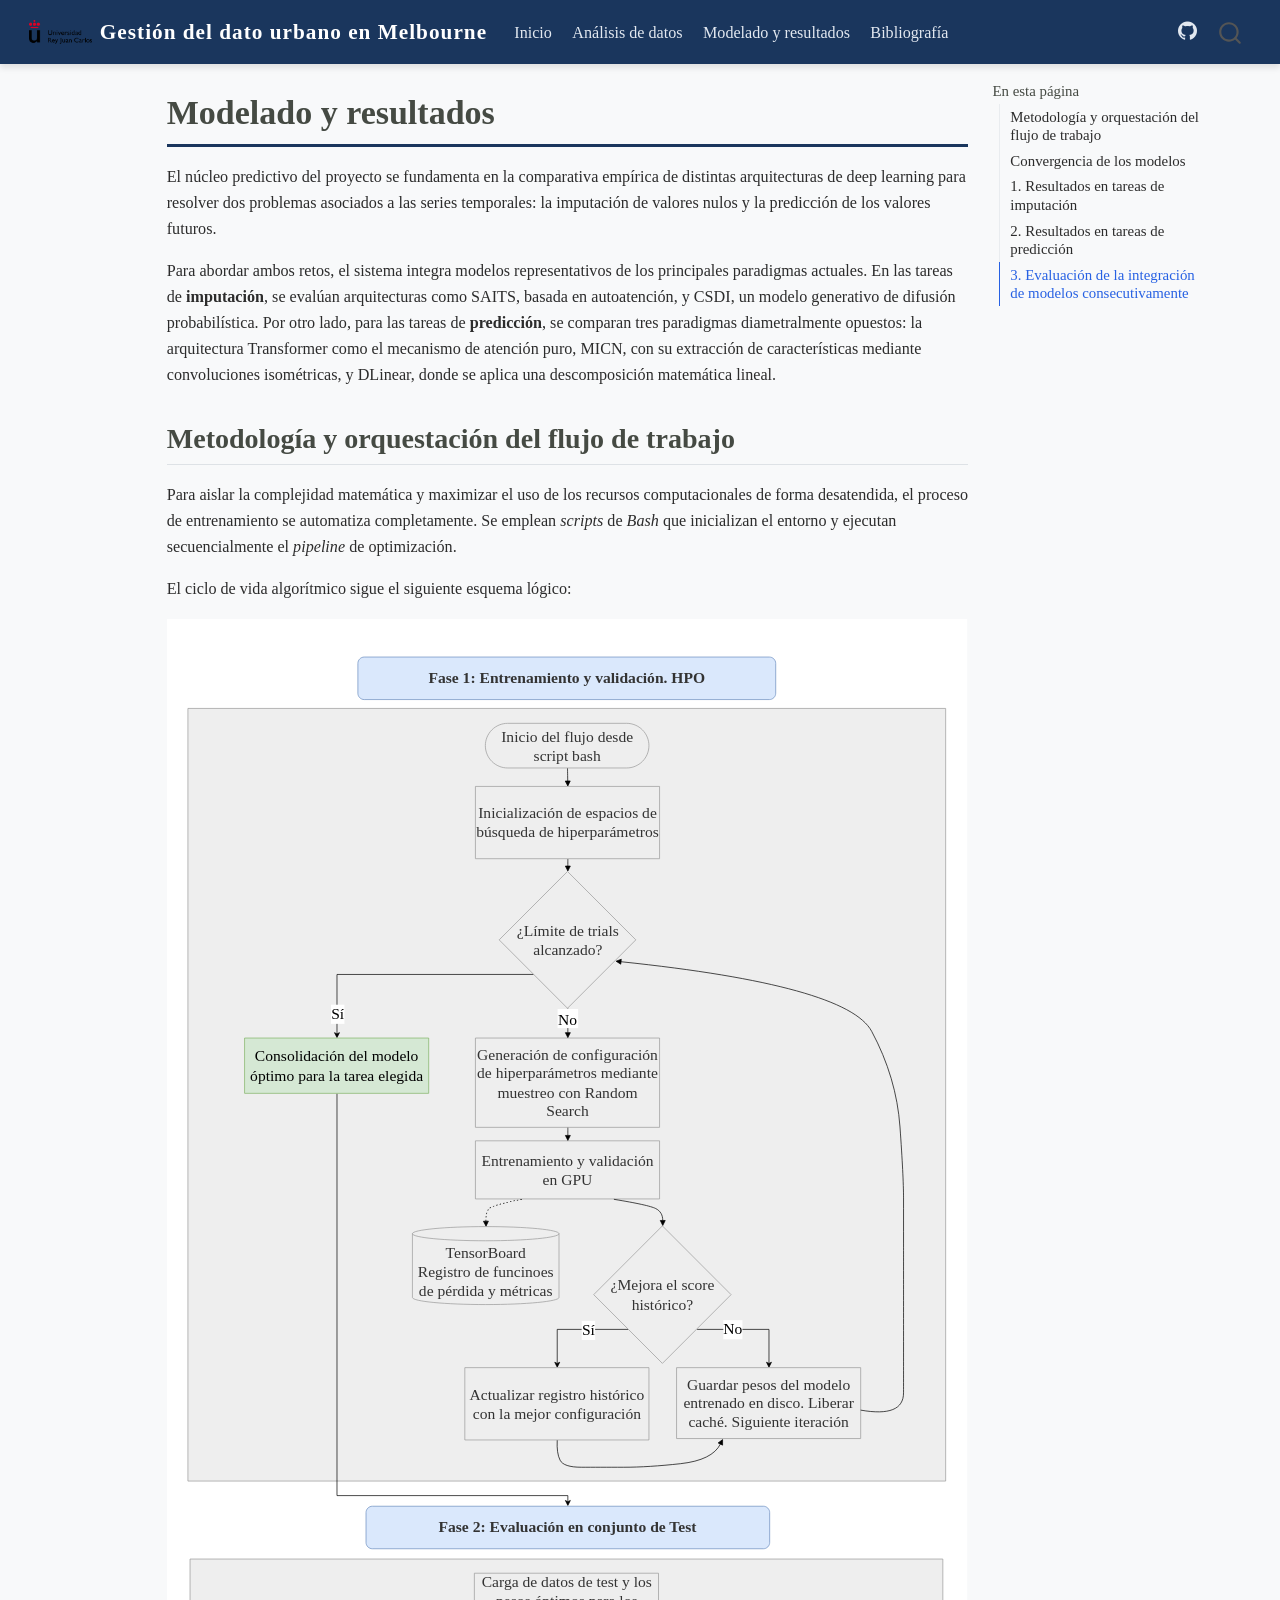
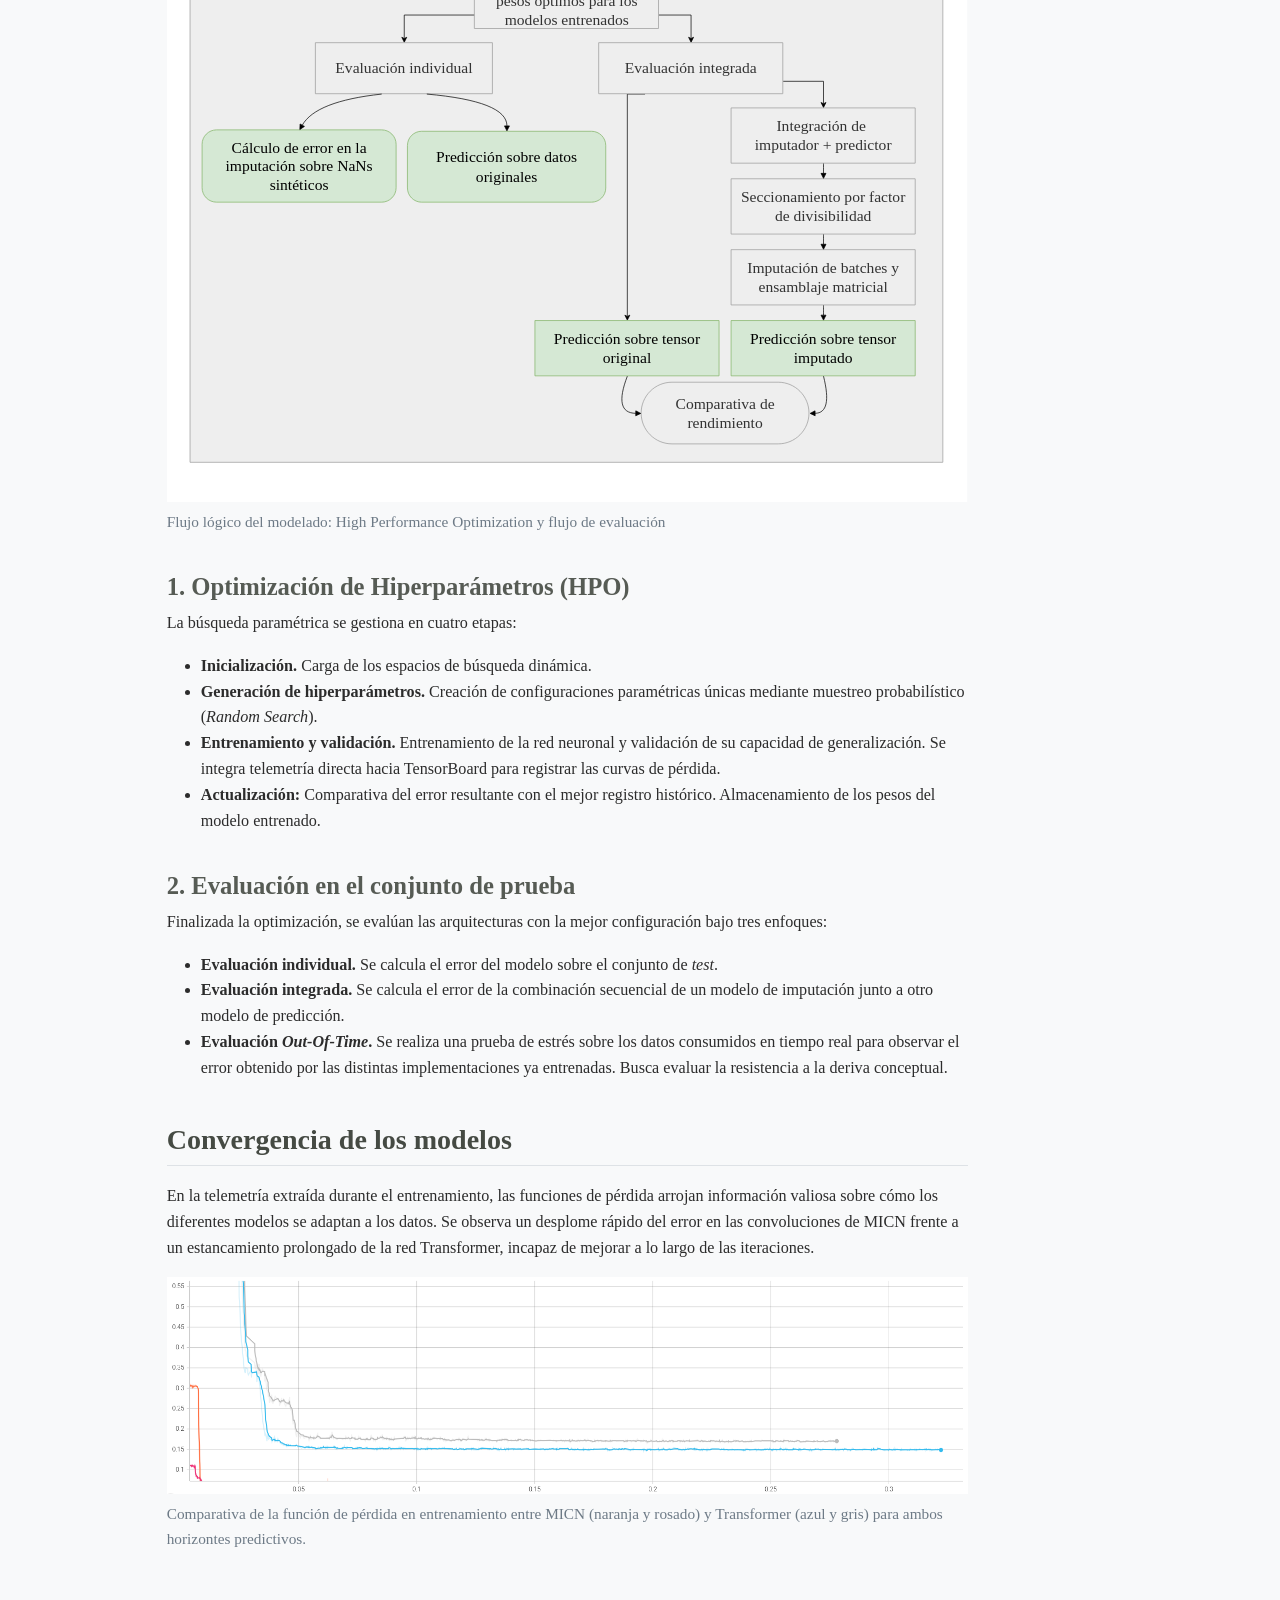
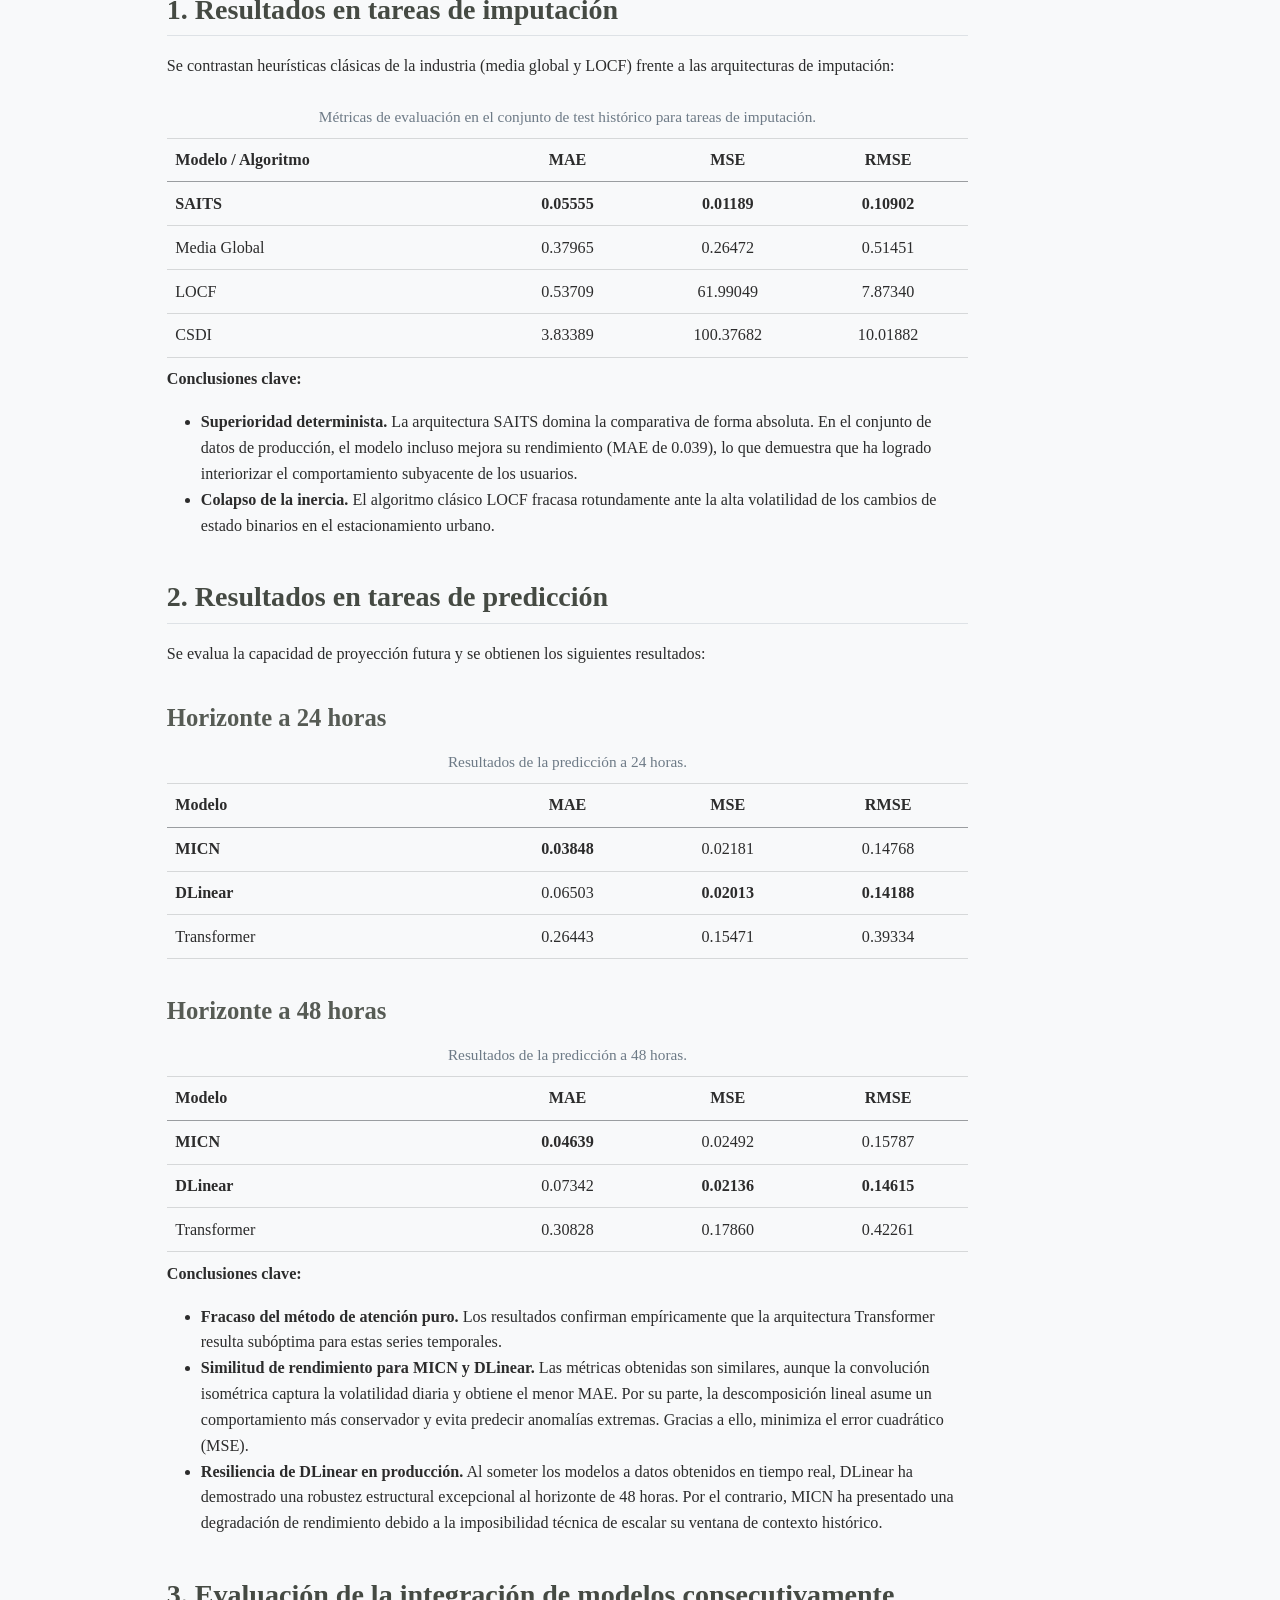
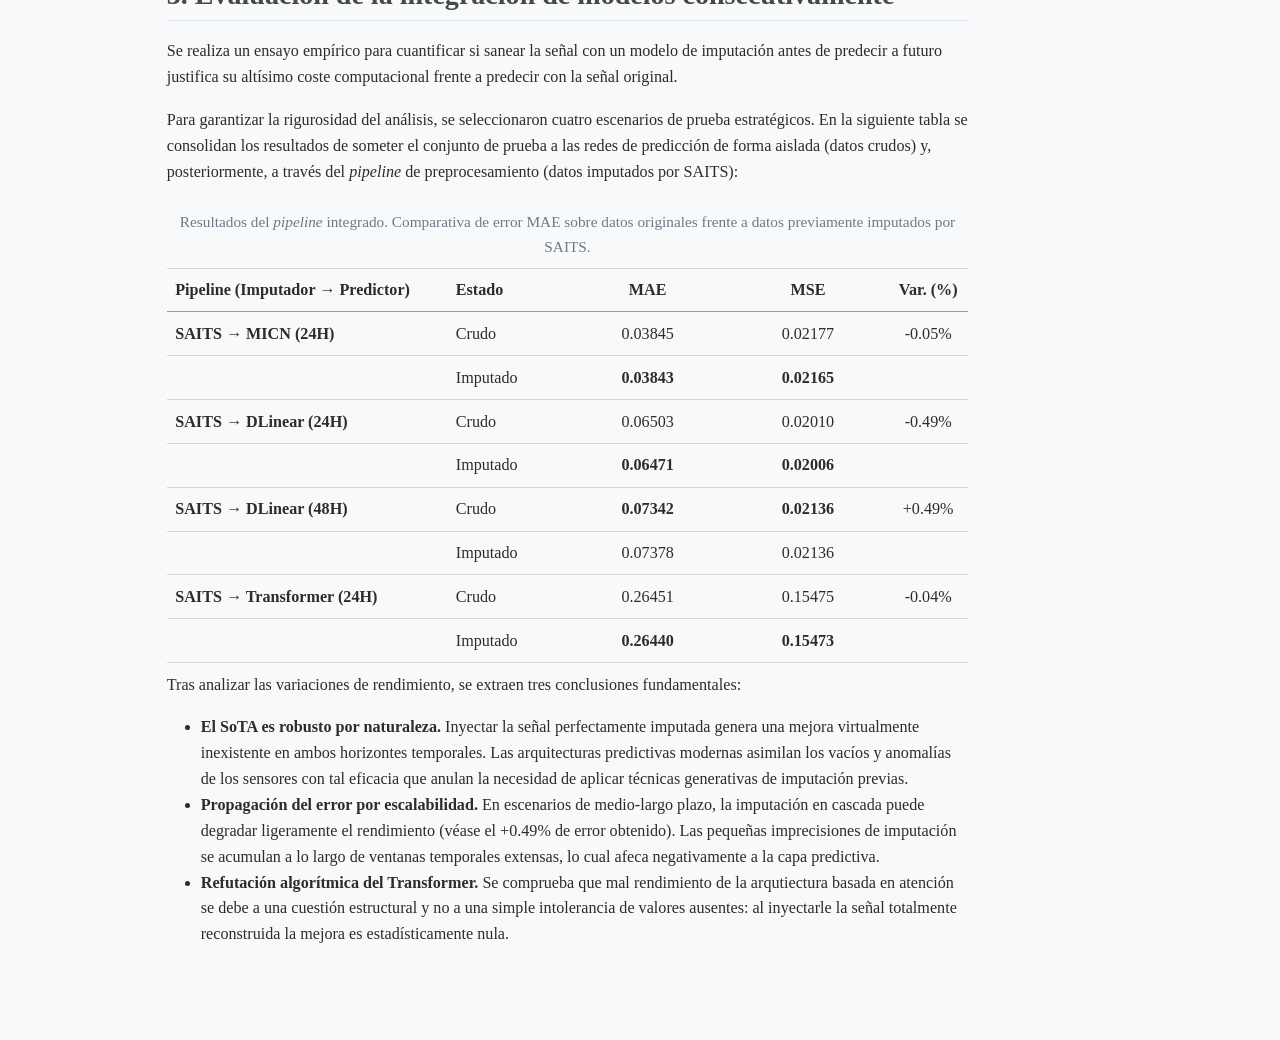
<file: docs/predictions.html>
<!DOCTYPE html>
<html xmlns="http://www.w3.org/1999/xhtml" lang="es" xml:lang="es"><head>

<meta charset="utf-8">
<meta name="generator" content="quarto-1.9.37">

<meta name="viewport" content="width=device-width, initial-scale=1.0, user-scalable=yes">


<title>Modelado y resultados – Gestión del dato urbano en Melbourne</title>
<style>
/* Default styles provided by pandoc.
** See https://pandoc.org/MANUAL.html#variables-for-html for config info.
*/
code{white-space: pre-wrap;}
span.smallcaps{font-variant: small-caps;}
div.columns{display: flex; gap: min(4vw, 1.5em);}
div.column{flex: auto; overflow-x: auto;}
div.hanging-indent{margin-left: 1.5em; text-indent: -1.5em;}
ul.task-list{list-style: none;}
ul.task-list li input[type="checkbox"] {
  width: 0.8em;
  margin: 0 0.8em 0.2em -1em; /* quarto-specific, see https://github.com/quarto-dev/quarto-cli/issues/4556 */ 
  vertical-align: middle;
}
</style>


<script src="site_libs/quarto-nav/quarto-nav.js"></script>
<script src="site_libs/quarto-nav/headroom.min.js"></script>
<script src="site_libs/clipboard/clipboard.min.js"></script>
<script src="site_libs/quarto-search/autocomplete.umd.js"></script>
<script src="site_libs/quarto-search/fuse.min.js"></script>
<script src="site_libs/quarto-search/quarto-search.js"></script>
<meta name="quarto:offset" content="./">
<script src="site_libs/quarto-html/quarto.js" type="module"></script>
<script src="site_libs/quarto-html/tabsets/tabsets.js" type="module"></script>
<script src="site_libs/quarto-html/popper.min.js"></script>
<script src="site_libs/quarto-html/tippy.umd.min.js"></script>
<script src="site_libs/quarto-html/anchor.min.js"></script>
<link href="site_libs/quarto-html/tippy.css" rel="stylesheet">
<link href="site_libs/quarto-html/quarto-syntax-highlighting-7f8f88aac4f3542376d5c11b86a4c14d.css" rel="stylesheet" id="quarto-text-highlighting-styles">
<script src="site_libs/bootstrap/bootstrap.min.js"></script>
<link href="site_libs/bootstrap/bootstrap-icons.css" rel="stylesheet">
<link href="site_libs/bootstrap/bootstrap-82e504f957f1783aa8689ba9f9cbe794.min.css" rel="stylesheet" append-hash="true" id="quarto-bootstrap" data-mode="light">
<script id="quarto-search-options" type="application/json">{
  "location": "navbar",
  "copy-button": false,
  "collapse-after": 3,
  "panel-placement": "end",
  "type": "overlay",
  "limit": 50,
  "keyboard-shortcut": [
    "f",
    "/",
    "s"
  ],
  "show-item-context": false,
  "language": {
    "search-no-results-text": "No se han encontrado resultados",
    "search-matching-documents-text": "documentos encontrados",
    "search-copy-link-title": "Copiar el enlace en la búsqueda",
    "search-hide-matches-text": "Ocultar resultados adicionales",
    "search-more-match-text": "resultado adicional en este documento",
    "search-more-matches-text": "resultados adicionales en este documento",
    "search-clear-button-title": "Borrar",
    "search-text-placeholder": "",
    "search-detached-cancel-button-title": "Cancelar",
    "search-submit-button-title": "Enviar",
    "search-label": "Buscar"
  }
}</script>


<link rel="stylesheet" href="styles.css">
</head>

<body class="nav-fixed quarto-light">

<div id="quarto-search-results"></div>
  <header id="quarto-header" class="headroom fixed-top">
    <nav class="navbar navbar-expand-lg " data-bs-theme="dark">
      <div class="navbar-container container-fluid">
      <div class="navbar-brand-container mx-auto">
    <a href="./index.html" class="navbar-brand navbar-brand-logo">
    <img src="./img/logoURJC.png" alt="" class="navbar-logo light-content">
    <img src="./img/logoURJC.png" alt="" class="navbar-logo dark-content">
    </a>
    <a class="navbar-brand" href="./index.html">
    <span class="navbar-title">Gestión del dato urbano en Melbourne</span>
    </a>
  </div>
            <div id="quarto-search" class="" title="Buscar"></div>
          <button class="navbar-toggler" type="button" data-bs-toggle="collapse" data-bs-target="#navbarCollapse" aria-controls="navbarCollapse" role="menu" aria-expanded="false" aria-label="Navegación de palanca" onclick="if (window.quartoToggleHeadroom) { window.quartoToggleHeadroom(); }">
  <span class="navbar-toggler-icon"></span>
</button>
          <div class="collapse navbar-collapse" id="navbarCollapse">
            <ul class="navbar-nav navbar-nav-scroll me-auto">
  <li class="nav-item">
    <a class="nav-link" href="./index.html"> 
<span class="menu-text">Inicio</span></a>
  </li>  
  <li class="nav-item">
    <a class="nav-link" href="./visualizations.html"> 
<span class="menu-text">Análisis de datos</span></a>
  </li>  
  <li class="nav-item">
    <a class="nav-link active" href="./predictions.html" aria-current="page"> 
<span class="menu-text">Modelado y resultados</span></a>
  </li>  
  <li class="nav-item">
    <a class="nav-link" href="./references.html"> 
<span class="menu-text">Bibliografía</span></a>
  </li>  
</ul>
            <ul class="navbar-nav navbar-nav-scroll ms-auto">
  <li class="nav-item compact">
    <a class="nav-link" href="https://github.com/PPardodatasc/PPG-TFG-URJC"> <i class="bi bi-github" role="img" aria-label="Repositorio GitHub">
</i> 
<span class="menu-text"></span></a>
  </li>  
</ul>
          </div> <!-- /navcollapse -->
            <div class="quarto-navbar-tools">
</div>
      </div> <!-- /container-fluid -->
    </nav>
</header>
<!-- content -->
<div id="quarto-content" class="quarto-container page-columns page-rows-contents page-layout-article page-navbar">
<!-- sidebar -->
<!-- margin-sidebar -->
    <div id="quarto-margin-sidebar" class="sidebar margin-sidebar">
        <nav id="TOC" role="doc-toc" class="toc-active">
    <h2 id="toc-title">En esta página</h2>
   
  <ul>
  <li><a href="#metodología-y-orquestación-del-flujo-de-trabajo" id="toc-metodología-y-orquestación-del-flujo-de-trabajo" class="nav-link active" data-scroll-target="#metodología-y-orquestación-del-flujo-de-trabajo">Metodología y orquestación del flujo de trabajo</a>
  <ul class="collapse">
  <li><a href="#optimización-de-hiperparámetros-hpo" id="toc-optimización-de-hiperparámetros-hpo" class="nav-link" data-scroll-target="#optimización-de-hiperparámetros-hpo">1. Optimización de Hiperparámetros (HPO)</a></li>
  <li><a href="#evaluación-en-el-conjunto-de-prueba" id="toc-evaluación-en-el-conjunto-de-prueba" class="nav-link" data-scroll-target="#evaluación-en-el-conjunto-de-prueba">2. Evaluación en el conjunto de prueba</a></li>
  </ul></li>
  <li><a href="#convergencia-de-los-modelos" id="toc-convergencia-de-los-modelos" class="nav-link" data-scroll-target="#convergencia-de-los-modelos">Convergencia de los modelos</a></li>
  <li><a href="#resultados-en-tareas-de-imputación" id="toc-resultados-en-tareas-de-imputación" class="nav-link" data-scroll-target="#resultados-en-tareas-de-imputación">1. Resultados en tareas de imputación</a></li>
  <li><a href="#resultados-en-tareas-de-predicción" id="toc-resultados-en-tareas-de-predicción" class="nav-link" data-scroll-target="#resultados-en-tareas-de-predicción">2. Resultados en tareas de predicción</a>
  <ul class="collapse">
  <li><a href="#horizonte-a-24-horas" id="toc-horizonte-a-24-horas" class="nav-link" data-scroll-target="#horizonte-a-24-horas">Horizonte a 24 horas</a></li>
  <li><a href="#horizonte-a-48-horas" id="toc-horizonte-a-48-horas" class="nav-link" data-scroll-target="#horizonte-a-48-horas">Horizonte a 48 horas</a></li>
  </ul></li>
  <li><a href="#evaluación-de-la-integración-de-modelos-consecutivamente" id="toc-evaluación-de-la-integración-de-modelos-consecutivamente" class="nav-link" data-scroll-target="#evaluación-de-la-integración-de-modelos-consecutivamente">3. Evaluación de la integración de modelos consecutivamente</a></li>
  </ul>
</nav>
    </div>
<!-- main -->
<main class="content" id="quarto-document-content">

<header id="title-block-header" class="quarto-title-block default">
<div class="quarto-title">
<h1 class="title">Modelado y resultados</h1>
</div>



<div class="quarto-title-meta">

    
  
    
  </div>
  


</header>


<p>El núcleo predictivo del proyecto se fundamenta en la comparativa empírica de distintas arquitecturas de deep learning para resolver dos problemas asociados a las series temporales: la imputación de valores nulos y la predicción de los valores futuros.</p>
<p>Para abordar ambos retos, el sistema integra modelos representativos de los principales paradigmas actuales. En las tareas de <strong>imputación</strong>, se evalúan arquitecturas como SAITS, basada en autoatención, y CSDI, un modelo generativo de difusión probabilística. Por otro lado, para las tareas de <strong>predicción</strong>, se comparan tres paradigmas diametralmente opuestos: la arquitectura Transformer como el mecanismo de atención puro, MICN, con su extracción de características mediante convoluciones isométricas, y DLinear, donde se aplica una descomposición matemática lineal.</p>
<section id="metodología-y-orquestación-del-flujo-de-trabajo" class="level2">
<h2 class="anchored" data-anchor-id="metodología-y-orquestación-del-flujo-de-trabajo">Metodología y orquestación del flujo de trabajo</h2>
<p>Para aislar la complejidad matemática y maximizar el uso de los recursos computacionales de forma desatendida, el proceso de entrenamiento se automatiza completamente. Se emplean <em>scripts</em> de <em>Bash</em> que inicializan el entorno y ejecutan secuencialmente el <em>pipeline</em> de optimización.</p>
<p>El ciclo de vida algorítmico sigue el siguiente esquema lógico:</p>
<div class="quarto-figure quarto-figure-center">
<figure class="figure">
<p><img src="img/[implem]flujo_entrenamiento_eval.svg" class="img-fluid figure-img"></p>
<figcaption>Flujo lógico del modelado: High Performance Optimization y flujo de evaluación</figcaption>
</figure>
</div>
<section id="optimización-de-hiperparámetros-hpo" class="level3">
<h3 class="anchored" data-anchor-id="optimización-de-hiperparámetros-hpo">1. Optimización de Hiperparámetros (HPO)</h3>
<p>La búsqueda paramétrica se gestiona en cuatro etapas:</p>
<ul>
<li><strong>Inicialización.</strong> Carga de los espacios de búsqueda dinámica.</li>
<li><strong>Generación de hiperparámetros.</strong> Creación de configuraciones paramétricas únicas mediante muestreo probabilístico (<em>Random Search</em>).</li>
<li><strong>Entrenamiento y validación.</strong> Entrenamiento de la red neuronal y validación de su capacidad de generalización. Se integra telemetría directa hacia TensorBoard para registrar las curvas de pérdida.</li>
<li><strong>Actualización:</strong> Comparativa del error resultante con el mejor registro histórico. Almacenamiento de los pesos del modelo entrenado.</li>
</ul>
</section>
<section id="evaluación-en-el-conjunto-de-prueba" class="level3">
<h3 class="anchored" data-anchor-id="evaluación-en-el-conjunto-de-prueba">2. Evaluación en el conjunto de prueba</h3>
<p>Finalizada la optimización, se evalúan las arquitecturas con la mejor configuración bajo tres enfoques:</p>
<ul>
<li><strong>Evaluación individual.</strong> Se calcula el error del modelo sobre el conjunto de <em>test</em>.</li>
<li><strong>Evaluación integrada.</strong> Se calcula el error de la combinación secuencial de un modelo de imputación junto a otro modelo de predicción.</li>
<li><strong>Evaluación <em>Out-Of-Time</em>.</strong> Se realiza una prueba de estrés sobre los datos consumidos en tiempo real para observar el error obtenido por las distintas implementaciones ya entrenadas. Busca evaluar la resistencia a la deriva conceptual.</li>
</ul>
</section>
</section>
<section id="convergencia-de-los-modelos" class="level2">
<h2 class="anchored" data-anchor-id="convergencia-de-los-modelos">Convergencia de los modelos</h2>
<p>En la telemetría extraída durante el entrenamiento, las funciones de pérdida arrojan información valiosa sobre cómo los diferentes modelos se adaptan a los datos. Se observa un desplome rápido del error en las convoluciones de MICN frente a un estancamiento prolongado de la red Transformer, incapaz de mejorar a lo largo de las iteraciones.</p>
<div class="quarto-figure quarto-figure-center">
<figure class="figure">
<p><img src="img/[exp]micn_transf_tl.png" class="img-fluid figure-img"></p>
<figcaption>Comparativa de la función de pérdida en entrenamiento entre MICN (naranja y rosado) y Transformer (azul y gris) para ambos horizontes predictivos.</figcaption>
</figure>
</div>
</section>
<section id="resultados-en-tareas-de-imputación" class="level2">
<h2 class="anchored" data-anchor-id="resultados-en-tareas-de-imputación">1. Resultados en tareas de imputación</h2>
<p>Se contrastan heurísticas clásicas de la industria (media global y LOCF) frente a las arquitecturas de imputación:</p>
<table class="caption-top table">
<caption>Métricas de evaluación en el conjunto de test histórico para tareas de imputación.</caption>
<colgroup>
<col style="width: 40%">
<col style="width: 20%">
<col style="width: 20%">
<col style="width: 20%">
</colgroup>
<thead>
<tr class="header">
<th style="text-align: left;">Modelo / Algoritmo</th>
<th style="text-align: center;">MAE</th>
<th style="text-align: center;">MSE</th>
<th style="text-align: center;">RMSE</th>
</tr>
</thead>
<tbody>
<tr class="odd">
<td style="text-align: left;"><strong>SAITS</strong></td>
<td style="text-align: center;"><strong>0.05555</strong></td>
<td style="text-align: center;"><strong>0.01189</strong></td>
<td style="text-align: center;"><strong>0.10902</strong></td>
</tr>
<tr class="even">
<td style="text-align: left;">Media Global</td>
<td style="text-align: center;">0.37965</td>
<td style="text-align: center;">0.26472</td>
<td style="text-align: center;">0.51451</td>
</tr>
<tr class="odd">
<td style="text-align: left;">LOCF</td>
<td style="text-align: center;">0.53709</td>
<td style="text-align: center;">61.99049</td>
<td style="text-align: center;">7.87340</td>
</tr>
<tr class="even">
<td style="text-align: left;">CSDI</td>
<td style="text-align: center;">3.83389</td>
<td style="text-align: center;">100.37682</td>
<td style="text-align: center;">10.01882</td>
</tr>
</tbody>
</table>
<p><strong>Conclusiones clave:</strong></p>
<ul>
<li><strong>Superioridad determinista.</strong> La arquitectura SAITS domina la comparativa de forma absoluta. En el conjunto de datos de producción, el modelo incluso mejora su rendimiento (MAE de 0.039), lo que demuestra que ha logrado interiorizar el comportamiento subyacente de los usuarios.</li>
<li><strong>Colapso de la inercia.</strong> El algoritmo clásico LOCF fracasa rotundamente ante la alta volatilidad de los cambios de estado binarios en el estacionamiento urbano.</li>
</ul>
</section>
<section id="resultados-en-tareas-de-predicción" class="level2">
<h2 class="anchored" data-anchor-id="resultados-en-tareas-de-predicción">2. Resultados en tareas de predicción</h2>
<p>Se evalua la capacidad de proyección futura y se obtienen los siguientes resultados:</p>
<section id="horizonte-a-24-horas" class="level3">
<h3 class="anchored" data-anchor-id="horizonte-a-24-horas">Horizonte a 24 horas</h3>
<table class="caption-top table">
<caption>Resultados de la predicción a 24 horas.</caption>
<colgroup>
<col style="width: 40%">
<col style="width: 20%">
<col style="width: 20%">
<col style="width: 20%">
</colgroup>
<thead>
<tr class="header">
<th style="text-align: left;">Modelo</th>
<th style="text-align: center;">MAE</th>
<th style="text-align: center;">MSE</th>
<th style="text-align: center;">RMSE</th>
</tr>
</thead>
<tbody>
<tr class="odd">
<td style="text-align: left;"><strong>MICN</strong></td>
<td style="text-align: center;"><strong>0.03848</strong></td>
<td style="text-align: center;">0.02181</td>
<td style="text-align: center;">0.14768</td>
</tr>
<tr class="even">
<td style="text-align: left;"><strong>DLinear</strong></td>
<td style="text-align: center;">0.06503</td>
<td style="text-align: center;"><strong>0.02013</strong></td>
<td style="text-align: center;"><strong>0.14188</strong></td>
</tr>
<tr class="odd">
<td style="text-align: left;">Transformer</td>
<td style="text-align: center;">0.26443</td>
<td style="text-align: center;">0.15471</td>
<td style="text-align: center;">0.39334</td>
</tr>
</tbody>
</table>
</section>
<section id="horizonte-a-48-horas" class="level3">
<h3 class="anchored" data-anchor-id="horizonte-a-48-horas">Horizonte a 48 horas</h3>
<table class="caption-top table">
<caption>Resultados de la predicción a 48 horas.</caption>
<colgroup>
<col style="width: 40%">
<col style="width: 20%">
<col style="width: 20%">
<col style="width: 20%">
</colgroup>
<thead>
<tr class="header">
<th style="text-align: left;">Modelo</th>
<th style="text-align: center;">MAE</th>
<th style="text-align: center;">MSE</th>
<th style="text-align: center;">RMSE</th>
</tr>
</thead>
<tbody>
<tr class="odd">
<td style="text-align: left;"><strong>MICN</strong></td>
<td style="text-align: center;"><strong>0.04639</strong></td>
<td style="text-align: center;">0.02492</td>
<td style="text-align: center;">0.15787</td>
</tr>
<tr class="even">
<td style="text-align: left;"><strong>DLinear</strong></td>
<td style="text-align: center;">0.07342</td>
<td style="text-align: center;"><strong>0.02136</strong></td>
<td style="text-align: center;"><strong>0.14615</strong></td>
</tr>
<tr class="odd">
<td style="text-align: left;">Transformer</td>
<td style="text-align: center;">0.30828</td>
<td style="text-align: center;">0.17860</td>
<td style="text-align: center;">0.42261</td>
</tr>
</tbody>
</table>
<p><strong>Conclusiones clave:</strong></p>
<ul>
<li><strong>Fracaso del método de atención puro.</strong> Los resultados confirman empíricamente que la arquitectura Transformer resulta subóptima para estas series temporales.</li>
<li><strong>Similitud de rendimiento para MICN y DLinear.</strong> Las métricas obtenidas son similares, aunque la convolución isométrica captura la volatilidad diaria y obtiene el menor MAE. Por su parte, la descomposición lineal asume un comportamiento más conservador y evita predecir anomalías extremas. Gracias a ello, minimiza el error cuadrático (MSE).</li>
<li><strong>Resiliencia de DLinear en producción.</strong> Al someter los modelos a datos obtenidos en tiempo real, DLinear ha demostrado una robustez estructural excepcional al horizonte de 48 horas. Por el contrario, MICN ha presentado una degradación de rendimiento debido a la imposibilidad técnica de escalar su ventana de contexto histórico.</li>
</ul>
</section>
</section>
<section id="evaluación-de-la-integración-de-modelos-consecutivamente" class="level2">
<h2 class="anchored" data-anchor-id="evaluación-de-la-integración-de-modelos-consecutivamente">3. Evaluación de la integración de modelos consecutivamente</h2>
<p>Se realiza un ensayo empírico para cuantificar si sanear la señal con un modelo de imputación antes de predecir a futuro justifica su altísimo coste computacional frente a predecir con la señal original.</p>
<p>Para garantizar la rigurosidad del análisis, se seleccionaron cuatro escenarios de prueba estratégicos. En la siguiente tabla se consolidan los resultados de someter el conjunto de prueba a las redes de predicción de forma aislada (datos crudos) y, posteriormente, a través del <em>pipeline</em> de preprocesamiento (datos imputados por SAITS):</p>
<table class="caption-top table">
<caption>Resultados del <em>pipeline</em> integrado. Comparativa de error MAE sobre datos originales frente a datos previamente imputados por SAITS.</caption>
<colgroup>
<col style="width: 35%">
<col style="width: 15%">
<col style="width: 20%">
<col style="width: 20%">
<col style="width: 10%">
</colgroup>
<thead>
<tr class="header">
<th style="text-align: left;">Pipeline (Imputador → Predictor)</th>
<th style="text-align: left;">Estado</th>
<th style="text-align: center;">MAE</th>
<th style="text-align: center;">MSE</th>
<th style="text-align: center;">Var. (%)</th>
</tr>
</thead>
<tbody>
<tr class="odd">
<td style="text-align: left;"><strong>SAITS → MICN (24H)</strong></td>
<td style="text-align: left;">Crudo</td>
<td style="text-align: center;">0.03845</td>
<td style="text-align: center;">0.02177</td>
<td style="text-align: center;">-0.05%</td>
</tr>
<tr class="even">
<td style="text-align: left;"></td>
<td style="text-align: left;">Imputado</td>
<td style="text-align: center;"><strong>0.03843</strong></td>
<td style="text-align: center;"><strong>0.02165</strong></td>
<td style="text-align: center;"></td>
</tr>
<tr class="odd">
<td style="text-align: left;"><strong>SAITS → DLinear (24H)</strong></td>
<td style="text-align: left;">Crudo</td>
<td style="text-align: center;">0.06503</td>
<td style="text-align: center;">0.02010</td>
<td style="text-align: center;">-0.49%</td>
</tr>
<tr class="even">
<td style="text-align: left;"></td>
<td style="text-align: left;">Imputado</td>
<td style="text-align: center;"><strong>0.06471</strong></td>
<td style="text-align: center;"><strong>0.02006</strong></td>
<td style="text-align: center;"></td>
</tr>
<tr class="odd">
<td style="text-align: left;"><strong>SAITS → DLinear (48H)</strong></td>
<td style="text-align: left;">Crudo</td>
<td style="text-align: center;"><strong>0.07342</strong></td>
<td style="text-align: center;"><strong>0.02136</strong></td>
<td style="text-align: center;">+0.49%</td>
</tr>
<tr class="even">
<td style="text-align: left;"></td>
<td style="text-align: left;">Imputado</td>
<td style="text-align: center;">0.07378</td>
<td style="text-align: center;">0.02136</td>
<td style="text-align: center;"></td>
</tr>
<tr class="odd">
<td style="text-align: left;"><strong>SAITS → Transformer (24H)</strong></td>
<td style="text-align: left;">Crudo</td>
<td style="text-align: center;">0.26451</td>
<td style="text-align: center;">0.15475</td>
<td style="text-align: center;">-0.04%</td>
</tr>
<tr class="even">
<td style="text-align: left;"></td>
<td style="text-align: left;">Imputado</td>
<td style="text-align: center;"><strong>0.26440</strong></td>
<td style="text-align: center;"><strong>0.15473</strong></td>
<td style="text-align: center;"></td>
</tr>
</tbody>
</table>
<p>Tras analizar las variaciones de rendimiento, se extraen tres conclusiones fundamentales:</p>
<ul>
<li><strong>El SoTA es robusto por naturaleza.</strong> Inyectar la señal perfectamente imputada genera una mejora virtualmente inexistente en ambos horizontes temporales. Las arquitecturas predictivas modernas asimilan los vacíos y anomalías de los sensores con tal eficacia que anulan la necesidad de aplicar técnicas generativas de imputación previas.</li>
<li><strong>Propagación del error por escalabilidad.</strong> En escenarios de medio-largo plazo, la imputación en cascada puede degradar ligeramente el rendimiento (véase el +0.49% de error obtenido). Las pequeñas imprecisiones de imputación se acumulan a lo largo de ventanas temporales extensas, lo cual afeca negativamente a la capa predictiva.</li>
<li><strong>Refutación algorítmica del Transformer.</strong> Se comprueba que mal rendimiento de la arqutiectura basada en atención se debe a una cuestión estructural y no a una simple intolerancia de valores ausentes: al inyectarle la señal totalmente reconstruida la mejora es estadísticamente nula.</li>
</ul>


</section>

</main> <!-- /main -->
<script id="quarto-html-after-body" type="application/javascript">
  window.document.addEventListener("DOMContentLoaded", function (event) {
    const icon = "";
    const anchorJS = new window.AnchorJS();
    anchorJS.options = {
      placement: 'right',
      icon: icon
    };
    anchorJS.add('.anchored');
    const isCodeAnnotation = (el) => {
      for (const clz of el.classList) {
        if (clz.startsWith('code-annotation-')) {                     
          return true;
        }
      }
      return false;
    }
    const onCopySuccess = function(e) {
      // button target
      const button = e.trigger;
      // don't keep focus
      button.blur();
      // flash "checked"
      button.classList.add('code-copy-button-checked');
      var currentTitle = button.getAttribute("title");
      button.setAttribute("title", "Copiado");
      let tooltip;
      if (window.bootstrap) {
        button.setAttribute("data-bs-toggle", "tooltip");
        button.setAttribute("data-bs-placement", "left");
        button.setAttribute("data-bs-title", "Copiado");
        tooltip = new bootstrap.Tooltip(button, 
          { trigger: "manual", 
            customClass: "code-copy-button-tooltip",
            offset: [0, -8]});
        tooltip.show();    
      }
      setTimeout(function() {
        if (tooltip) {
          tooltip.hide();
          button.removeAttribute("data-bs-title");
          button.removeAttribute("data-bs-toggle");
          button.removeAttribute("data-bs-placement");
        }
        button.setAttribute("title", currentTitle);
        button.classList.remove('code-copy-button-checked');
      }, 1000);
      // clear code selection
      e.clearSelection();
    }
    const getTextToCopy = function(trigger) {
      const outerScaffold = trigger.parentElement.cloneNode(true);
      const codeEl = outerScaffold.querySelector('code');
      for (const childEl of codeEl.children) {
        if (isCodeAnnotation(childEl)) {
          childEl.remove();
        }
      }
      return codeEl.innerText;
    }
    const clipboard = new window.ClipboardJS('.code-copy-button:not([data-in-quarto-modal])', {
      text: getTextToCopy
    });
    clipboard.on('success', onCopySuccess);
    if (window.document.getElementById('quarto-embedded-source-code-modal')) {
      const clipboardModal = new window.ClipboardJS('.code-copy-button[data-in-quarto-modal]', {
        text: getTextToCopy,
        container: window.document.getElementById('quarto-embedded-source-code-modal')
      });
      clipboardModal.on('success', onCopySuccess);
    }
      var localhostRegex = new RegExp(/^(?:http|https):\/\/localhost\:?[0-9]*\//);
      var mailtoRegex = new RegExp(/^mailto:/);
        var filterRegex = new RegExp('/' + window.location.host + '/');
      var isInternal = (href) => {
          return filterRegex.test(href) || localhostRegex.test(href) || mailtoRegex.test(href);
      }
      // Inspect non-navigation links and adorn them if external
     var links = window.document.querySelectorAll('a[href]:not(.nav-link):not(.navbar-brand):not(.toc-action):not(.sidebar-link):not(.sidebar-item-toggle):not(.pagination-link):not(.no-external):not([aria-hidden]):not(.dropdown-item):not(.quarto-navigation-tool):not(.about-link)');
      for (var i=0; i<links.length; i++) {
        const link = links[i];
        if (!isInternal(link.href)) {
          // undo the damage that might have been done by quarto-nav.js in the case of
          // links that we want to consider external
          if (link.dataset.originalHref !== undefined) {
            link.href = link.dataset.originalHref;
          }
        }
      }
    function tippyHover(el, contentFn, onTriggerFn, onUntriggerFn) {
      const config = {
        allowHTML: true,
        maxWidth: 500,
        delay: 100,
        arrow: false,
        appendTo: function(el) {
            return el.parentElement;
        },
        interactive: true,
        interactiveBorder: 10,
        theme: 'quarto',
        placement: 'bottom-start',
      };
      if (contentFn) {
        config.content = contentFn;
      }
      if (onTriggerFn) {
        config.onTrigger = onTriggerFn;
      }
      if (onUntriggerFn) {
        config.onUntrigger = onUntriggerFn;
      }
      window.tippy(el, config); 
    }
    const noterefs = window.document.querySelectorAll('a[role="doc-noteref"]');
    for (var i=0; i<noterefs.length; i++) {
      const ref = noterefs[i];
      tippyHover(ref, function() {
        // use id or data attribute instead here
        let href = ref.getAttribute('data-footnote-href') || ref.getAttribute('href');
        try { href = new URL(href).hash; } catch {}
        const id = href.replace(/^#\/?/, "");
        const note = window.document.getElementById(id);
        if (note) {
          return note.innerHTML;
        } else {
          return "";
        }
      });
    }
    const xrefs = window.document.querySelectorAll('a.quarto-xref');
    const processXRef = (id, note) => {
      // Strip column container classes
      const stripColumnClz = (el) => {
        el.classList.remove("page-full", "page-columns");
        if (el.children) {
          for (const child of el.children) {
            stripColumnClz(child);
          }
        }
      }
      stripColumnClz(note)
      if (id === null || id.startsWith('sec-')) {
        // Special case sections, only their first couple elements
        const container = document.createElement("div");
        if (note.children && note.children.length > 2) {
          container.appendChild(note.children[0].cloneNode(true));
          for (let i = 1; i < note.children.length; i++) {
            const child = note.children[i];
            if (child.tagName === "P" && child.innerText === "") {
              continue;
            } else {
              container.appendChild(child.cloneNode(true));
              break;
            }
          }
          if (window.Quarto?.typesetMath) {
            window.Quarto.typesetMath(container);
          }
          return container.innerHTML
        } else {
          if (window.Quarto?.typesetMath) {
            window.Quarto.typesetMath(note);
          }
          return note.innerHTML;
        }
      } else {
        // Remove any anchor links if they are present
        const anchorLink = note.querySelector('a.anchorjs-link');
        if (anchorLink) {
          anchorLink.remove();
        }
        if (window.Quarto?.typesetMath) {
          window.Quarto.typesetMath(note);
        }
        if (note.classList.contains("callout")) {
          return note.outerHTML;
        } else {
          return note.innerHTML;
        }
      }
    }
    for (var i=0; i<xrefs.length; i++) {
      const xref = xrefs[i];
      tippyHover(xref, undefined, function(instance) {
        instance.disable();
        let url = xref.getAttribute('href');
        let hash = undefined; 
        if (url.startsWith('#')) {
          hash = url;
        } else {
          try { hash = new URL(url).hash; } catch {}
        }
        if (hash) {
          const id = hash.replace(/^#\/?/, "");
          const note = window.document.getElementById(id);
          if (note !== null) {
            try {
              const html = processXRef(id, note.cloneNode(true));
              instance.setContent(html);
            } finally {
              instance.enable();
              instance.show();
            }
          } else {
            // See if we can fetch this
            fetch(url.split('#')[0])
            .then(res => res.text())
            .then(html => {
              const parser = new DOMParser();
              const htmlDoc = parser.parseFromString(html, "text/html");
              const note = htmlDoc.getElementById(id);
              if (note !== null) {
                const html = processXRef(id, note);
                instance.setContent(html);
              } 
            }).finally(() => {
              instance.enable();
              instance.show();
            });
          }
        } else {
          // See if we can fetch a full url (with no hash to target)
          // This is a special case and we should probably do some content thinning / targeting
          fetch(url)
          .then(res => res.text())
          .then(html => {
            const parser = new DOMParser();
            const htmlDoc = parser.parseFromString(html, "text/html");
            const note = htmlDoc.querySelector('main.content');
            if (note !== null) {
              // This should only happen for chapter cross references
              // (since there is no id in the URL)
              // remove the first header
              if (note.children.length > 0 && note.children[0].tagName === "HEADER") {
                note.children[0].remove();
              }
              const html = processXRef(null, note);
              instance.setContent(html);
            } 
          }).finally(() => {
            instance.enable();
            instance.show();
          });
        }
      }, function(instance) {
      });
    }
        let selectedAnnoteEl;
        const selectorForAnnotation = ( cell, annotation) => {
          let cellAttr = 'data-code-cell="' + cell + '"';
          let lineAttr = 'data-code-annotation="' +  annotation + '"';
          const selector = 'span[' + cellAttr + '][' + lineAttr + ']';
          return selector;
        }
        const selectCodeLines = (annoteEl) => {
          const doc = window.document;
          const targetCell = annoteEl.getAttribute("data-target-cell");
          const targetAnnotation = annoteEl.getAttribute("data-target-annotation");
          const annoteSpan = window.document.querySelector(selectorForAnnotation(targetCell, targetAnnotation));
          const lines = annoteSpan.getAttribute("data-code-lines").split(",");
          const lineIds = lines.map((line) => {
            return targetCell + "-" + line;
          })
          let top = null;
          let height = null;
          let parent = null;
          if (lineIds.length > 0) {
              //compute the position of the single el (top and bottom and make a div)
              const el = window.document.getElementById(lineIds[0]);
              top = el.offsetTop;
              height = el.offsetHeight;
              parent = el.parentElement.parentElement;
            if (lineIds.length > 1) {
              const lastEl = window.document.getElementById(lineIds[lineIds.length - 1]);
              const bottom = lastEl.offsetTop + lastEl.offsetHeight;
              height = bottom - top;
            }
            if (top !== null && height !== null && parent !== null) {
              // cook up a div (if necessary) and position it 
              let div = window.document.getElementById("code-annotation-line-highlight");
              if (div === null) {
                div = window.document.createElement("div");
                div.setAttribute("id", "code-annotation-line-highlight");
                div.style.position = 'absolute';
                parent.appendChild(div);
              }
              div.style.top = top - 2 + "px";
              div.style.height = height + 4 + "px";
              div.style.left = 0;
              let gutterDiv = window.document.getElementById("code-annotation-line-highlight-gutter");
              if (gutterDiv === null) {
                gutterDiv = window.document.createElement("div");
                gutterDiv.setAttribute("id", "code-annotation-line-highlight-gutter");
                gutterDiv.style.position = 'absolute';
                const codeCell = window.document.getElementById(targetCell);
                const gutter = codeCell.querySelector('.code-annotation-gutter');
                gutter.appendChild(gutterDiv);
              }
              gutterDiv.style.top = top - 2 + "px";
              gutterDiv.style.height = height + 4 + "px";
            }
            selectedAnnoteEl = annoteEl;
          }
        };
        const unselectCodeLines = () => {
          const elementsIds = ["code-annotation-line-highlight", "code-annotation-line-highlight-gutter"];
          elementsIds.forEach((elId) => {
            const div = window.document.getElementById(elId);
            if (div) {
              div.remove();
            }
          });
          selectedAnnoteEl = undefined;
        };
          // Handle positioning of the toggle
      window.addEventListener(
        "resize",
        throttle(() => {
          elRect = undefined;
          if (selectedAnnoteEl) {
            selectCodeLines(selectedAnnoteEl);
          }
        }, 10)
      );
      function throttle(fn, ms) {
      let throttle = false;
      let timer;
        return (...args) => {
          if(!throttle) { // first call gets through
              fn.apply(this, args);
              throttle = true;
          } else { // all the others get throttled
              if(timer) clearTimeout(timer); // cancel #2
              timer = setTimeout(() => {
                fn.apply(this, args);
                timer = throttle = false;
              }, ms);
          }
        };
      }
        // Attach click handler to the DT
        const annoteDls = window.document.querySelectorAll('dt[data-target-cell]');
        for (const annoteDlNode of annoteDls) {
          annoteDlNode.addEventListener('click', (event) => {
            const clickedEl = event.target;
            if (clickedEl !== selectedAnnoteEl) {
              unselectCodeLines();
              const activeEl = window.document.querySelector('dt[data-target-cell].code-annotation-active');
              if (activeEl) {
                activeEl.classList.remove('code-annotation-active');
              }
              selectCodeLines(clickedEl);
              clickedEl.classList.add('code-annotation-active');
            } else {
              // Unselect the line
              unselectCodeLines();
              clickedEl.classList.remove('code-annotation-active');
            }
          });
        }
    const findCites = (el) => {
      const parentEl = el.parentElement;
      if (parentEl) {
        const cites = parentEl.dataset.cites;
        if (cites) {
          return {
            el,
            cites: cites.split(' ')
          };
        } else {
          return findCites(el.parentElement)
        }
      } else {
        return undefined;
      }
    };
    var bibliorefs = window.document.querySelectorAll('a[role="doc-biblioref"]');
    for (var i=0; i<bibliorefs.length; i++) {
      const ref = bibliorefs[i];
      const citeInfo = findCites(ref);
      if (citeInfo) {
        tippyHover(citeInfo.el, function() {
          var popup = window.document.createElement('div');
          citeInfo.cites.forEach(function(cite) {
            var citeDiv = window.document.createElement('div');
            citeDiv.classList.add('hanging-indent');
            citeDiv.classList.add('csl-entry');
            var biblioDiv = window.document.getElementById('ref-' + cite);
            if (biblioDiv) {
              citeDiv.innerHTML = biblioDiv.innerHTML;
            }
            popup.appendChild(citeDiv);
          });
          return popup.innerHTML;
        });
      }
    }
  });
  </script>
</div> <!-- /content -->




</body></html>
</file>
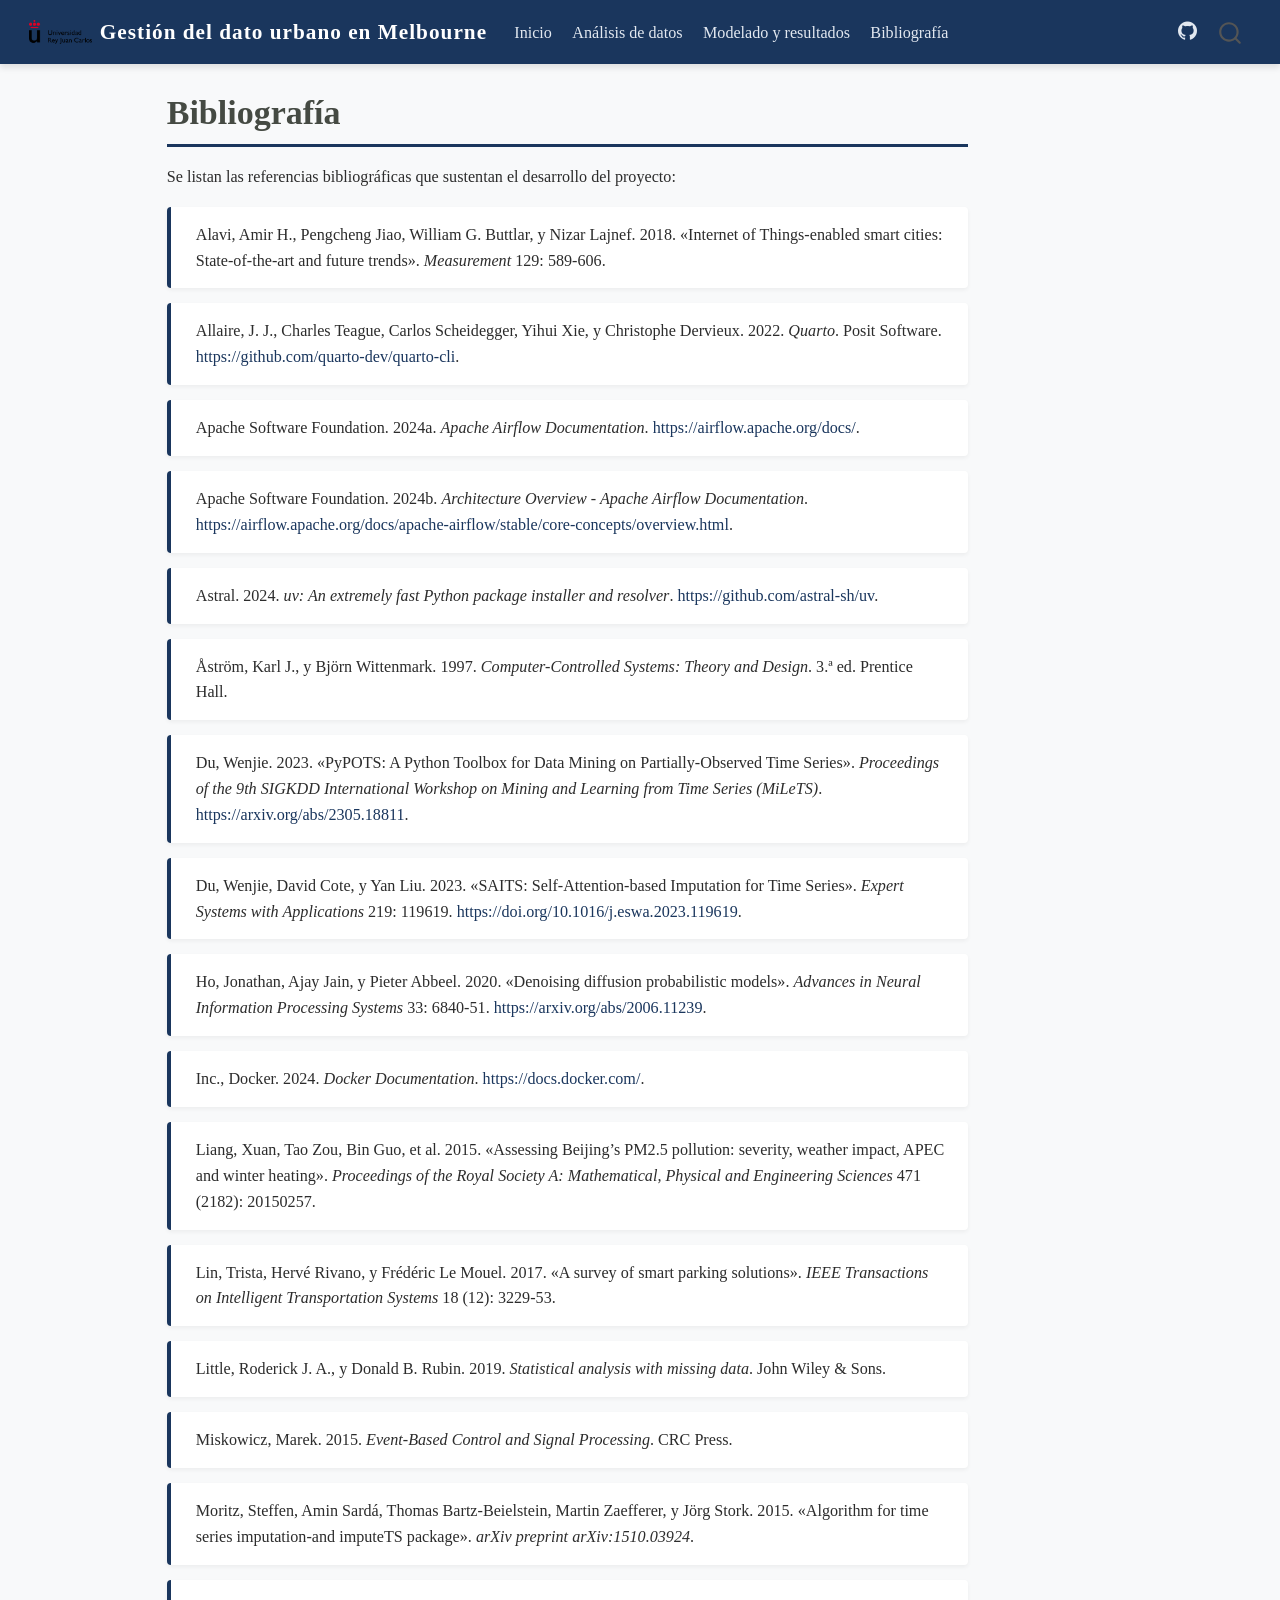
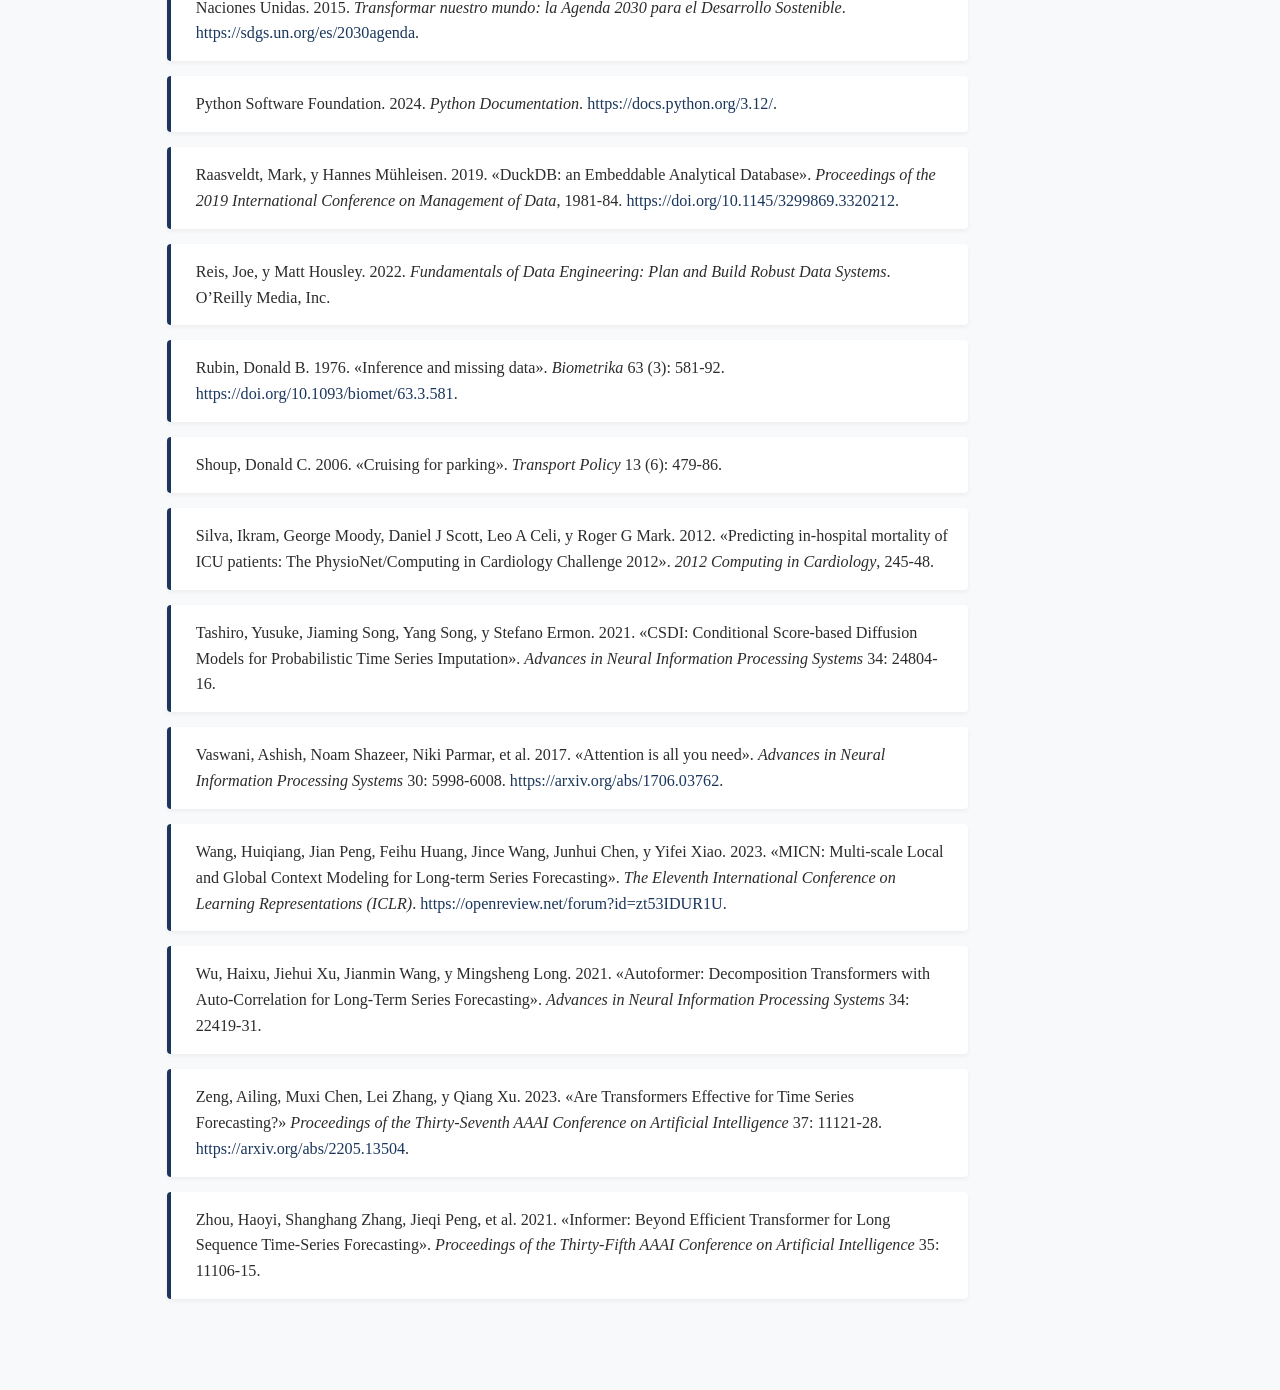
<file: docs/references.html>
<!DOCTYPE html>
<html xmlns="http://www.w3.org/1999/xhtml" lang="es" xml:lang="es"><head>

<meta charset="utf-8">
<meta name="generator" content="quarto-1.9.37">

<meta name="viewport" content="width=device-width, initial-scale=1.0, user-scalable=yes">


<title>Bibliografía – Gestión del dato urbano en Melbourne</title>
<style>
/* Default styles provided by pandoc.
** See https://pandoc.org/MANUAL.html#variables-for-html for config info.
*/
code{white-space: pre-wrap;}
span.smallcaps{font-variant: small-caps;}
div.columns{display: flex; gap: min(4vw, 1.5em);}
div.column{flex: auto; overflow-x: auto;}
div.hanging-indent{margin-left: 1.5em; text-indent: -1.5em;}
ul.task-list{list-style: none;}
ul.task-list li input[type="checkbox"] {
  width: 0.8em;
  margin: 0 0.8em 0.2em -1em; /* quarto-specific, see https://github.com/quarto-dev/quarto-cli/issues/4556 */ 
  vertical-align: middle;
}
/* CSS for citations */
div.csl-bib-body { }
div.csl-entry {
  clear: both;
}
.hanging-indent div.csl-entry {
  margin-left:2em;
  text-indent:-2em;
}
div.csl-left-margin {
  min-width:2em;
  float:left;
}
div.csl-right-inline {
  margin-left:2em;
  padding-left:1em;
}
div.csl-indent {
  margin-left: 2em;
}</style>


<script src="site_libs/quarto-nav/quarto-nav.js"></script>
<script src="site_libs/quarto-nav/headroom.min.js"></script>
<script src="site_libs/clipboard/clipboard.min.js"></script>
<script src="site_libs/quarto-search/autocomplete.umd.js"></script>
<script src="site_libs/quarto-search/fuse.min.js"></script>
<script src="site_libs/quarto-search/quarto-search.js"></script>
<meta name="quarto:offset" content="./">
<script src="site_libs/quarto-html/quarto.js" type="module"></script>
<script src="site_libs/quarto-html/tabsets/tabsets.js" type="module"></script>
<script src="site_libs/quarto-html/popper.min.js"></script>
<script src="site_libs/quarto-html/tippy.umd.min.js"></script>
<script src="site_libs/quarto-html/anchor.min.js"></script>
<link href="site_libs/quarto-html/tippy.css" rel="stylesheet">
<link href="site_libs/quarto-html/quarto-syntax-highlighting-7f8f88aac4f3542376d5c11b86a4c14d.css" rel="stylesheet" id="quarto-text-highlighting-styles">
<script src="site_libs/bootstrap/bootstrap.min.js"></script>
<link href="site_libs/bootstrap/bootstrap-icons.css" rel="stylesheet">
<link href="site_libs/bootstrap/bootstrap-82e504f957f1783aa8689ba9f9cbe794.min.css" rel="stylesheet" append-hash="true" id="quarto-bootstrap" data-mode="light">
<script id="quarto-search-options" type="application/json">{
  "location": "navbar",
  "copy-button": false,
  "collapse-after": 3,
  "panel-placement": "end",
  "type": "overlay",
  "limit": 50,
  "keyboard-shortcut": [
    "f",
    "/",
    "s"
  ],
  "show-item-context": false,
  "language": {
    "search-no-results-text": "No se han encontrado resultados",
    "search-matching-documents-text": "documentos encontrados",
    "search-copy-link-title": "Copiar el enlace en la búsqueda",
    "search-hide-matches-text": "Ocultar resultados adicionales",
    "search-more-match-text": "resultado adicional en este documento",
    "search-more-matches-text": "resultados adicionales en este documento",
    "search-clear-button-title": "Borrar",
    "search-text-placeholder": "",
    "search-detached-cancel-button-title": "Cancelar",
    "search-submit-button-title": "Enviar",
    "search-label": "Buscar"
  }
}</script>


<link rel="stylesheet" href="styles.css">
</head>

<body class="nav-fixed quarto-light">

<div id="quarto-search-results"></div>
  <header id="quarto-header" class="headroom fixed-top">
    <nav class="navbar navbar-expand-lg " data-bs-theme="dark">
      <div class="navbar-container container-fluid">
      <div class="navbar-brand-container mx-auto">
    <a href="./index.html" class="navbar-brand navbar-brand-logo">
    <img src="./img/logoURJC.png" alt="" class="navbar-logo light-content">
    <img src="./img/logoURJC.png" alt="" class="navbar-logo dark-content">
    </a>
    <a class="navbar-brand" href="./index.html">
    <span class="navbar-title">Gestión del dato urbano en Melbourne</span>
    </a>
  </div>
            <div id="quarto-search" class="" title="Buscar"></div>
          <button class="navbar-toggler" type="button" data-bs-toggle="collapse" data-bs-target="#navbarCollapse" aria-controls="navbarCollapse" role="menu" aria-expanded="false" aria-label="Navegación de palanca" onclick="if (window.quartoToggleHeadroom) { window.quartoToggleHeadroom(); }">
  <span class="navbar-toggler-icon"></span>
</button>
          <div class="collapse navbar-collapse" id="navbarCollapse">
            <ul class="navbar-nav navbar-nav-scroll me-auto">
  <li class="nav-item">
    <a class="nav-link" href="./index.html"> 
<span class="menu-text">Inicio</span></a>
  </li>  
  <li class="nav-item">
    <a class="nav-link" href="./visualizations.html"> 
<span class="menu-text">Análisis de datos</span></a>
  </li>  
  <li class="nav-item">
    <a class="nav-link" href="./predictions.html"> 
<span class="menu-text">Modelado y resultados</span></a>
  </li>  
  <li class="nav-item">
    <a class="nav-link active" href="./references.html" aria-current="page"> 
<span class="menu-text">Bibliografía</span></a>
  </li>  
</ul>
            <ul class="navbar-nav navbar-nav-scroll ms-auto">
  <li class="nav-item compact">
    <a class="nav-link" href="https://github.com/PPardodatasc/PPG-TFG-URJC"> <i class="bi bi-github" role="img" aria-label="Repositorio GitHub">
</i> 
<span class="menu-text"></span></a>
  </li>  
</ul>
          </div> <!-- /navcollapse -->
            <div class="quarto-navbar-tools">
</div>
      </div> <!-- /container-fluid -->
    </nav>
</header>
<!-- content -->
<div id="quarto-content" class="quarto-container page-columns page-rows-contents page-layout-article page-navbar">
<!-- sidebar -->
<!-- margin-sidebar -->
    <div id="quarto-margin-sidebar" class="sidebar margin-sidebar zindex-bottom">
        
    </div>
<!-- main -->
<main class="content" id="quarto-document-content">

<header id="title-block-header" class="quarto-title-block default">
<div class="quarto-title">
<h1 class="title">Bibliografía</h1>
</div>



<div class="quarto-title-meta">

    
  
    
  </div>
  


</header>


<p>Se listan las referencias bibliográficas que sustentan el desarrollo del proyecto:</p>
<div id="refs" class="references csl-bib-body hanging-indent" role="list">
<div id="ref-alavi2018internet" class="csl-entry" role="listitem">
Alavi, Amir H., Pengcheng Jiao, William G. Buttlar, y Nizar Lajnef. 2018. <span>«Internet of <span>T</span>hings-enabled smart cities: <span>S</span>tate-of-the-art and future trends»</span>. <em>Measurement</em> 129: 589-606.
</div>
<div id="ref-Allaire2022quarto" class="csl-entry" role="listitem">
Allaire, J. J., Charles Teague, Carlos Scheidegger, Yihui Xie, y Christophe Dervieux. 2022. <em>Quarto</em>. Posit Software. <a href="https://github.com/quarto-dev/quarto-cli">https://github.com/quarto-dev/quarto-cli</a>.
</div>
<div id="ref-airflow_docs" class="csl-entry" role="listitem">
Apache Software Foundation. 2024a. <em>Apache Airflow Documentation</em>. <a href="https://airflow.apache.org/docs/">https://airflow.apache.org/docs/</a>.
</div>
<div id="ref-airflow_arch" class="csl-entry" role="listitem">
Apache Software Foundation. 2024b. <em>Architecture Overview - Apache Airflow Documentation</em>. <a href="https://airflow.apache.org/docs/apache-airflow/stable/core-concepts/overview.html">https://airflow.apache.org/docs/apache-airflow/stable/core-concepts/overview.html</a>.
</div>
<div id="ref-uv2024" class="csl-entry" role="listitem">
Astral. 2024. <em>uv: An extremely fast Python package installer and resolver</em>. <a href="https://github.com/astral-sh/uv">https://github.com/astral-sh/uv</a>.
</div>
<div id="ref-zero_order_hold_astrom" class="csl-entry" role="listitem">
Åström, Karl J., y Björn Wittenmark. 1997. <em>Computer-Controlled Systems: Theory and Design</em>. 3.ª ed. Prentice Hall.
</div>
<div id="ref-du2023pypots" class="csl-entry" role="listitem">
Du, Wenjie. 2023. <span>«PyPOTS: A Python Toolbox for Data Mining on Partially-Observed Time Series»</span>. <em>Proceedings of the 9th SIGKDD International Workshop on Mining and Learning from Time Series (MiLeTS)</em>. <a href="https://arxiv.org/abs/2305.18811">https://arxiv.org/abs/2305.18811</a>.
</div>
<div id="ref-du2023saits" class="csl-entry" role="listitem">
Du, Wenjie, David Cote, y Yan Liu. 2023. <span>«<span>SAITS</span>: Self-Attention-based Imputation for Time Series»</span>. <em>Expert Systems with Applications</em> 219: 119619. <a href="https://doi.org/10.1016/j.eswa.2023.119619">https://doi.org/10.1016/j.eswa.2023.119619</a>.
</div>
<div id="ref-ho2020denoising" class="csl-entry" role="listitem">
Ho, Jonathan, Ajay Jain, y Pieter Abbeel. 2020. <span>«Denoising diffusion probabilistic models»</span>. <em>Advances in Neural Information Processing Systems</em> 33: 6840-51. <a href="https://arxiv.org/abs/2006.11239">https://arxiv.org/abs/2006.11239</a>.
</div>
<div id="ref-docker_docs" class="csl-entry" role="listitem">
Inc., Docker. 2024. <em>Docker Documentation</em>. <a href="https://docs.docker.com/">https://docs.docker.com/</a>.
</div>
<div id="ref-liang2015assessing" class="csl-entry" role="listitem">
Liang, Xuan, Tao Zou, Bin Guo, et&nbsp;al. 2015. <span>«Assessing <span>Beijing’s</span> <span>PM2.5</span> pollution: severity, weather impact, <span>APEC</span> and winter heating»</span>. <em>Proceedings of the Royal Society A: Mathematical, Physical and Engineering Sciences</em> 471 (2182): 20150257.
</div>
<div id="ref-lin2017survey" class="csl-entry" role="listitem">
Lin, Trista, Hervé Rivano, y Frédéric Le Mouel. 2017. <span>«A survey of smart parking solutions»</span>. <em><span>IEEE</span> Transactions on Intelligent Transportation Systems</em> 18 (12): 3229-53.
</div>
<div id="ref-little2019statistical" class="csl-entry" role="listitem">
Little, Roderick J. A., y Donald B. Rubin. 2019. <em>Statistical analysis with missing data</em>. John Wiley &amp; Sons.
</div>
<div id="ref-event_based_iot" class="csl-entry" role="listitem">
Miskowicz, Marek. 2015. <em>Event-Based Control and Signal Processing</em>. CRC Press.
</div>
<div id="ref-moritz2015imputeTS" class="csl-entry" role="listitem">
Moritz, Steffen, Amin Sardá, Thomas Bartz-Beielstein, Martin Zaefferer, y Jörg Stork. 2015. <span>«Algorithm for time series imputation-and <span>imputeTS</span> package»</span>. <em>arXiv preprint arXiv:1510.03924</em>.
</div>
<div id="ref-un2015ods" class="csl-entry" role="listitem">
Naciones Unidas. 2015. <em>Transformar nuestro mundo: la Agenda 2030 para el Desarrollo Sostenible</em>. <a href="https://sdgs.un.org/es/2030agenda">https://sdgs.un.org/es/2030agenda</a>.
</div>
<div id="ref-python2024" class="csl-entry" role="listitem">
Python Software Foundation. 2024. <em>Python Documentation</em>. <a href="https://docs.python.org/3.12/">https://docs.python.org/3.12/</a>.
</div>
<div id="ref-raasveldt2019duckdb" class="csl-entry" role="listitem">
Raasveldt, Mark, y Hannes Mühleisen. 2019. <span>«<span>DuckDB</span>: an Embeddable Analytical Database»</span>. <em>Proceedings of the 2019 International Conference on Management of Data</em>, 1981-84. <a href="https://doi.org/10.1145/3299869.3320212">https://doi.org/10.1145/3299869.3320212</a>.
</div>
<div id="ref-reis2022fundamentals" class="csl-entry" role="listitem">
Reis, Joe, y Matt Housley. 2022. <em>Fundamentals of Data Engineering: Plan and Build Robust Data Systems</em>. O’Reilly Media, Inc.
</div>
<div id="ref-rubin1976inference" class="csl-entry" role="listitem">
Rubin, Donald B. 1976. <span>«Inference and missing data»</span>. <em>Biometrika</em> 63 (3): 581-92. <a href="https://doi.org/10.1093/biomet/63.3.581">https://doi.org/10.1093/biomet/63.3.581</a>.
</div>
<div id="ref-shoup2006cruising" class="csl-entry" role="listitem">
Shoup, Donald C. 2006. <span>«Cruising for parking»</span>. <em>Transport Policy</em> 13 (6): 479-86.
</div>
<div id="ref-silva2012predicting" class="csl-entry" role="listitem">
Silva, Ikram, George Moody, Daniel J Scott, Leo A Celi, y Roger G Mark. 2012. <span>«Predicting in-hospital mortality of <span>ICU</span> patients: The <span>PhysioNet/Computing in Cardiology Challenge 2012</span>»</span>. <em>2012 Computing in Cardiology</em>, 245-48.
</div>
<div id="ref-tashiro2021csdi" class="csl-entry" role="listitem">
Tashiro, Yusuke, Jiaming Song, Yang Song, y Stefano Ermon. 2021. <span>«<span>CSDI</span>: Conditional Score-based Diffusion Models for Probabilistic Time Series Imputation»</span>. <em>Advances in Neural Information Processing Systems</em> 34: 24804-16.
</div>
<div id="ref-vaswani2017attention" class="csl-entry" role="listitem">
Vaswani, Ashish, Noam Shazeer, Niki Parmar, et&nbsp;al. 2017. <span>«Attention is all you need»</span>. <em>Advances in Neural Information Processing Systems</em> 30: 5998-6008. <a href="https://arxiv.org/abs/1706.03762">https://arxiv.org/abs/1706.03762</a>.
</div>
<div id="ref-wang2023micn" class="csl-entry" role="listitem">
Wang, Huiqiang, Jian Peng, Feihu Huang, Jince Wang, Junhui Chen, y Yifei Xiao. 2023. <span>«<span>MICN</span>: Multi-scale Local and Global Context Modeling for Long-term Series Forecasting»</span>. <em>The Eleventh International Conference on Learning Representations (<span>ICLR</span>)</em>. <a href="https://openreview.net/forum?id=zt53IDUR1U">https://openreview.net/forum?id=zt53IDUR1U</a>.
</div>
<div id="ref-wu2021autoformer" class="csl-entry" role="listitem">
Wu, Haixu, Jiehui Xu, Jianmin Wang, y Mingsheng Long. 2021. <span>«Autoformer: Decomposition Transformers with <span>Auto-Correlation</span> for Long-Term Series Forecasting»</span>. <em>Advances in Neural Information Processing Systems</em> 34: 22419-31.
</div>
<div id="ref-zeng2023are" class="csl-entry" role="listitem">
Zeng, Ailing, Muxi Chen, Lei Zhang, y Qiang Xu. 2023. <span>«Are Transformers Effective for Time Series Forecasting?»</span> <em>Proceedings of the Thirty-Seventh AAAI Conference on Artificial Intelligence</em> 37: 11121-28. <a href="https://arxiv.org/abs/2205.13504">https://arxiv.org/abs/2205.13504</a>.
</div>
<div id="ref-zhou2021informer" class="csl-entry" role="listitem">
Zhou, Haoyi, Shanghang Zhang, Jieqi Peng, et&nbsp;al. 2021. <span>«Informer: Beyond Efficient Transformer for Long Sequence Time-Series Forecasting»</span>. <em>Proceedings of the Thirty-Fifth <span>AAAI</span> Conference on Artificial Intelligence</em> 35: 11106-15.
</div>
</div>



</main> <!-- /main -->
<script id="quarto-html-after-body" type="application/javascript">
  window.document.addEventListener("DOMContentLoaded", function (event) {
    const icon = "";
    const anchorJS = new window.AnchorJS();
    anchorJS.options = {
      placement: 'right',
      icon: icon
    };
    anchorJS.add('.anchored');
    const isCodeAnnotation = (el) => {
      for (const clz of el.classList) {
        if (clz.startsWith('code-annotation-')) {                     
          return true;
        }
      }
      return false;
    }
    const onCopySuccess = function(e) {
      // button target
      const button = e.trigger;
      // don't keep focus
      button.blur();
      // flash "checked"
      button.classList.add('code-copy-button-checked');
      var currentTitle = button.getAttribute("title");
      button.setAttribute("title", "Copiado");
      let tooltip;
      if (window.bootstrap) {
        button.setAttribute("data-bs-toggle", "tooltip");
        button.setAttribute("data-bs-placement", "left");
        button.setAttribute("data-bs-title", "Copiado");
        tooltip = new bootstrap.Tooltip(button, 
          { trigger: "manual", 
            customClass: "code-copy-button-tooltip",
            offset: [0, -8]});
        tooltip.show();    
      }
      setTimeout(function() {
        if (tooltip) {
          tooltip.hide();
          button.removeAttribute("data-bs-title");
          button.removeAttribute("data-bs-toggle");
          button.removeAttribute("data-bs-placement");
        }
        button.setAttribute("title", currentTitle);
        button.classList.remove('code-copy-button-checked');
      }, 1000);
      // clear code selection
      e.clearSelection();
    }
    const getTextToCopy = function(trigger) {
      const outerScaffold = trigger.parentElement.cloneNode(true);
      const codeEl = outerScaffold.querySelector('code');
      for (const childEl of codeEl.children) {
        if (isCodeAnnotation(childEl)) {
          childEl.remove();
        }
      }
      return codeEl.innerText;
    }
    const clipboard = new window.ClipboardJS('.code-copy-button:not([data-in-quarto-modal])', {
      text: getTextToCopy
    });
    clipboard.on('success', onCopySuccess);
    if (window.document.getElementById('quarto-embedded-source-code-modal')) {
      const clipboardModal = new window.ClipboardJS('.code-copy-button[data-in-quarto-modal]', {
        text: getTextToCopy,
        container: window.document.getElementById('quarto-embedded-source-code-modal')
      });
      clipboardModal.on('success', onCopySuccess);
    }
      var localhostRegex = new RegExp(/^(?:http|https):\/\/localhost\:?[0-9]*\//);
      var mailtoRegex = new RegExp(/^mailto:/);
        var filterRegex = new RegExp('/' + window.location.host + '/');
      var isInternal = (href) => {
          return filterRegex.test(href) || localhostRegex.test(href) || mailtoRegex.test(href);
      }
      // Inspect non-navigation links and adorn them if external
     var links = window.document.querySelectorAll('a[href]:not(.nav-link):not(.navbar-brand):not(.toc-action):not(.sidebar-link):not(.sidebar-item-toggle):not(.pagination-link):not(.no-external):not([aria-hidden]):not(.dropdown-item):not(.quarto-navigation-tool):not(.about-link)');
      for (var i=0; i<links.length; i++) {
        const link = links[i];
        if (!isInternal(link.href)) {
          // undo the damage that might have been done by quarto-nav.js in the case of
          // links that we want to consider external
          if (link.dataset.originalHref !== undefined) {
            link.href = link.dataset.originalHref;
          }
        }
      }
    function tippyHover(el, contentFn, onTriggerFn, onUntriggerFn) {
      const config = {
        allowHTML: true,
        maxWidth: 500,
        delay: 100,
        arrow: false,
        appendTo: function(el) {
            return el.parentElement;
        },
        interactive: true,
        interactiveBorder: 10,
        theme: 'quarto',
        placement: 'bottom-start',
      };
      if (contentFn) {
        config.content = contentFn;
      }
      if (onTriggerFn) {
        config.onTrigger = onTriggerFn;
      }
      if (onUntriggerFn) {
        config.onUntrigger = onUntriggerFn;
      }
      window.tippy(el, config); 
    }
    const noterefs = window.document.querySelectorAll('a[role="doc-noteref"]');
    for (var i=0; i<noterefs.length; i++) {
      const ref = noterefs[i];
      tippyHover(ref, function() {
        // use id or data attribute instead here
        let href = ref.getAttribute('data-footnote-href') || ref.getAttribute('href');
        try { href = new URL(href).hash; } catch {}
        const id = href.replace(/^#\/?/, "");
        const note = window.document.getElementById(id);
        if (note) {
          return note.innerHTML;
        } else {
          return "";
        }
      });
    }
    const xrefs = window.document.querySelectorAll('a.quarto-xref');
    const processXRef = (id, note) => {
      // Strip column container classes
      const stripColumnClz = (el) => {
        el.classList.remove("page-full", "page-columns");
        if (el.children) {
          for (const child of el.children) {
            stripColumnClz(child);
          }
        }
      }
      stripColumnClz(note)
      if (id === null || id.startsWith('sec-')) {
        // Special case sections, only their first couple elements
        const container = document.createElement("div");
        if (note.children && note.children.length > 2) {
          container.appendChild(note.children[0].cloneNode(true));
          for (let i = 1; i < note.children.length; i++) {
            const child = note.children[i];
            if (child.tagName === "P" && child.innerText === "") {
              continue;
            } else {
              container.appendChild(child.cloneNode(true));
              break;
            }
          }
          if (window.Quarto?.typesetMath) {
            window.Quarto.typesetMath(container);
          }
          return container.innerHTML
        } else {
          if (window.Quarto?.typesetMath) {
            window.Quarto.typesetMath(note);
          }
          return note.innerHTML;
        }
      } else {
        // Remove any anchor links if they are present
        const anchorLink = note.querySelector('a.anchorjs-link');
        if (anchorLink) {
          anchorLink.remove();
        }
        if (window.Quarto?.typesetMath) {
          window.Quarto.typesetMath(note);
        }
        if (note.classList.contains("callout")) {
          return note.outerHTML;
        } else {
          return note.innerHTML;
        }
      }
    }
    for (var i=0; i<xrefs.length; i++) {
      const xref = xrefs[i];
      tippyHover(xref, undefined, function(instance) {
        instance.disable();
        let url = xref.getAttribute('href');
        let hash = undefined; 
        if (url.startsWith('#')) {
          hash = url;
        } else {
          try { hash = new URL(url).hash; } catch {}
        }
        if (hash) {
          const id = hash.replace(/^#\/?/, "");
          const note = window.document.getElementById(id);
          if (note !== null) {
            try {
              const html = processXRef(id, note.cloneNode(true));
              instance.setContent(html);
            } finally {
              instance.enable();
              instance.show();
            }
          } else {
            // See if we can fetch this
            fetch(url.split('#')[0])
            .then(res => res.text())
            .then(html => {
              const parser = new DOMParser();
              const htmlDoc = parser.parseFromString(html, "text/html");
              const note = htmlDoc.getElementById(id);
              if (note !== null) {
                const html = processXRef(id, note);
                instance.setContent(html);
              } 
            }).finally(() => {
              instance.enable();
              instance.show();
            });
          }
        } else {
          // See if we can fetch a full url (with no hash to target)
          // This is a special case and we should probably do some content thinning / targeting
          fetch(url)
          .then(res => res.text())
          .then(html => {
            const parser = new DOMParser();
            const htmlDoc = parser.parseFromString(html, "text/html");
            const note = htmlDoc.querySelector('main.content');
            if (note !== null) {
              // This should only happen for chapter cross references
              // (since there is no id in the URL)
              // remove the first header
              if (note.children.length > 0 && note.children[0].tagName === "HEADER") {
                note.children[0].remove();
              }
              const html = processXRef(null, note);
              instance.setContent(html);
            } 
          }).finally(() => {
            instance.enable();
            instance.show();
          });
        }
      }, function(instance) {
      });
    }
        let selectedAnnoteEl;
        const selectorForAnnotation = ( cell, annotation) => {
          let cellAttr = 'data-code-cell="' + cell + '"';
          let lineAttr = 'data-code-annotation="' +  annotation + '"';
          const selector = 'span[' + cellAttr + '][' + lineAttr + ']';
          return selector;
        }
        const selectCodeLines = (annoteEl) => {
          const doc = window.document;
          const targetCell = annoteEl.getAttribute("data-target-cell");
          const targetAnnotation = annoteEl.getAttribute("data-target-annotation");
          const annoteSpan = window.document.querySelector(selectorForAnnotation(targetCell, targetAnnotation));
          const lines = annoteSpan.getAttribute("data-code-lines").split(",");
          const lineIds = lines.map((line) => {
            return targetCell + "-" + line;
          })
          let top = null;
          let height = null;
          let parent = null;
          if (lineIds.length > 0) {
              //compute the position of the single el (top and bottom and make a div)
              const el = window.document.getElementById(lineIds[0]);
              top = el.offsetTop;
              height = el.offsetHeight;
              parent = el.parentElement.parentElement;
            if (lineIds.length > 1) {
              const lastEl = window.document.getElementById(lineIds[lineIds.length - 1]);
              const bottom = lastEl.offsetTop + lastEl.offsetHeight;
              height = bottom - top;
            }
            if (top !== null && height !== null && parent !== null) {
              // cook up a div (if necessary) and position it 
              let div = window.document.getElementById("code-annotation-line-highlight");
              if (div === null) {
                div = window.document.createElement("div");
                div.setAttribute("id", "code-annotation-line-highlight");
                div.style.position = 'absolute';
                parent.appendChild(div);
              }
              div.style.top = top - 2 + "px";
              div.style.height = height + 4 + "px";
              div.style.left = 0;
              let gutterDiv = window.document.getElementById("code-annotation-line-highlight-gutter");
              if (gutterDiv === null) {
                gutterDiv = window.document.createElement("div");
                gutterDiv.setAttribute("id", "code-annotation-line-highlight-gutter");
                gutterDiv.style.position = 'absolute';
                const codeCell = window.document.getElementById(targetCell);
                const gutter = codeCell.querySelector('.code-annotation-gutter');
                gutter.appendChild(gutterDiv);
              }
              gutterDiv.style.top = top - 2 + "px";
              gutterDiv.style.height = height + 4 + "px";
            }
            selectedAnnoteEl = annoteEl;
          }
        };
        const unselectCodeLines = () => {
          const elementsIds = ["code-annotation-line-highlight", "code-annotation-line-highlight-gutter"];
          elementsIds.forEach((elId) => {
            const div = window.document.getElementById(elId);
            if (div) {
              div.remove();
            }
          });
          selectedAnnoteEl = undefined;
        };
          // Handle positioning of the toggle
      window.addEventListener(
        "resize",
        throttle(() => {
          elRect = undefined;
          if (selectedAnnoteEl) {
            selectCodeLines(selectedAnnoteEl);
          }
        }, 10)
      );
      function throttle(fn, ms) {
      let throttle = false;
      let timer;
        return (...args) => {
          if(!throttle) { // first call gets through
              fn.apply(this, args);
              throttle = true;
          } else { // all the others get throttled
              if(timer) clearTimeout(timer); // cancel #2
              timer = setTimeout(() => {
                fn.apply(this, args);
                timer = throttle = false;
              }, ms);
          }
        };
      }
        // Attach click handler to the DT
        const annoteDls = window.document.querySelectorAll('dt[data-target-cell]');
        for (const annoteDlNode of annoteDls) {
          annoteDlNode.addEventListener('click', (event) => {
            const clickedEl = event.target;
            if (clickedEl !== selectedAnnoteEl) {
              unselectCodeLines();
              const activeEl = window.document.querySelector('dt[data-target-cell].code-annotation-active');
              if (activeEl) {
                activeEl.classList.remove('code-annotation-active');
              }
              selectCodeLines(clickedEl);
              clickedEl.classList.add('code-annotation-active');
            } else {
              // Unselect the line
              unselectCodeLines();
              clickedEl.classList.remove('code-annotation-active');
            }
          });
        }
    const findCites = (el) => {
      const parentEl = el.parentElement;
      if (parentEl) {
        const cites = parentEl.dataset.cites;
        if (cites) {
          return {
            el,
            cites: cites.split(' ')
          };
        } else {
          return findCites(el.parentElement)
        }
      } else {
        return undefined;
      }
    };
    var bibliorefs = window.document.querySelectorAll('a[role="doc-biblioref"]');
    for (var i=0; i<bibliorefs.length; i++) {
      const ref = bibliorefs[i];
      const citeInfo = findCites(ref);
      if (citeInfo) {
        tippyHover(citeInfo.el, function() {
          var popup = window.document.createElement('div');
          citeInfo.cites.forEach(function(cite) {
            var citeDiv = window.document.createElement('div');
            citeDiv.classList.add('hanging-indent');
            citeDiv.classList.add('csl-entry');
            var biblioDiv = window.document.getElementById('ref-' + cite);
            if (biblioDiv) {
              citeDiv.innerHTML = biblioDiv.innerHTML;
            }
            popup.appendChild(citeDiv);
          });
          return popup.innerHTML;
        });
      }
    }
  });
  </script>
</div> <!-- /content -->




</body></html>
</file>
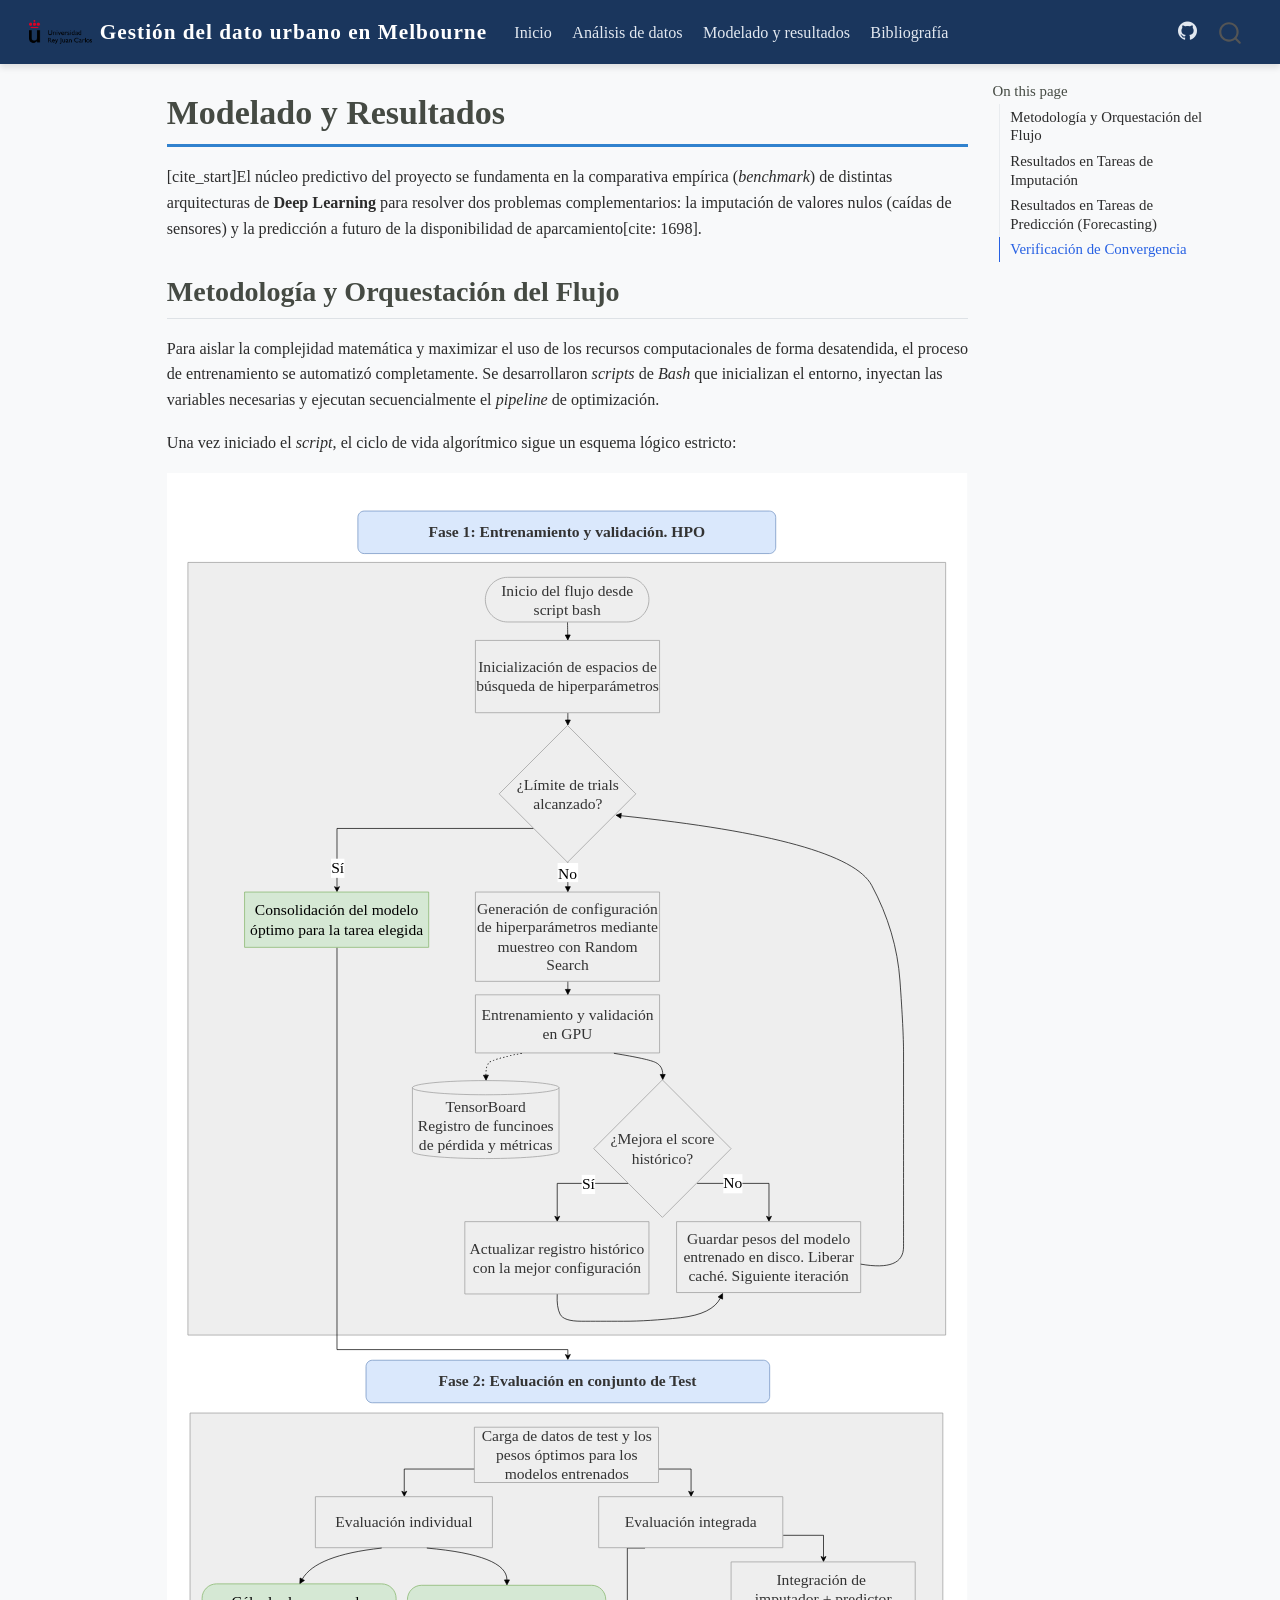
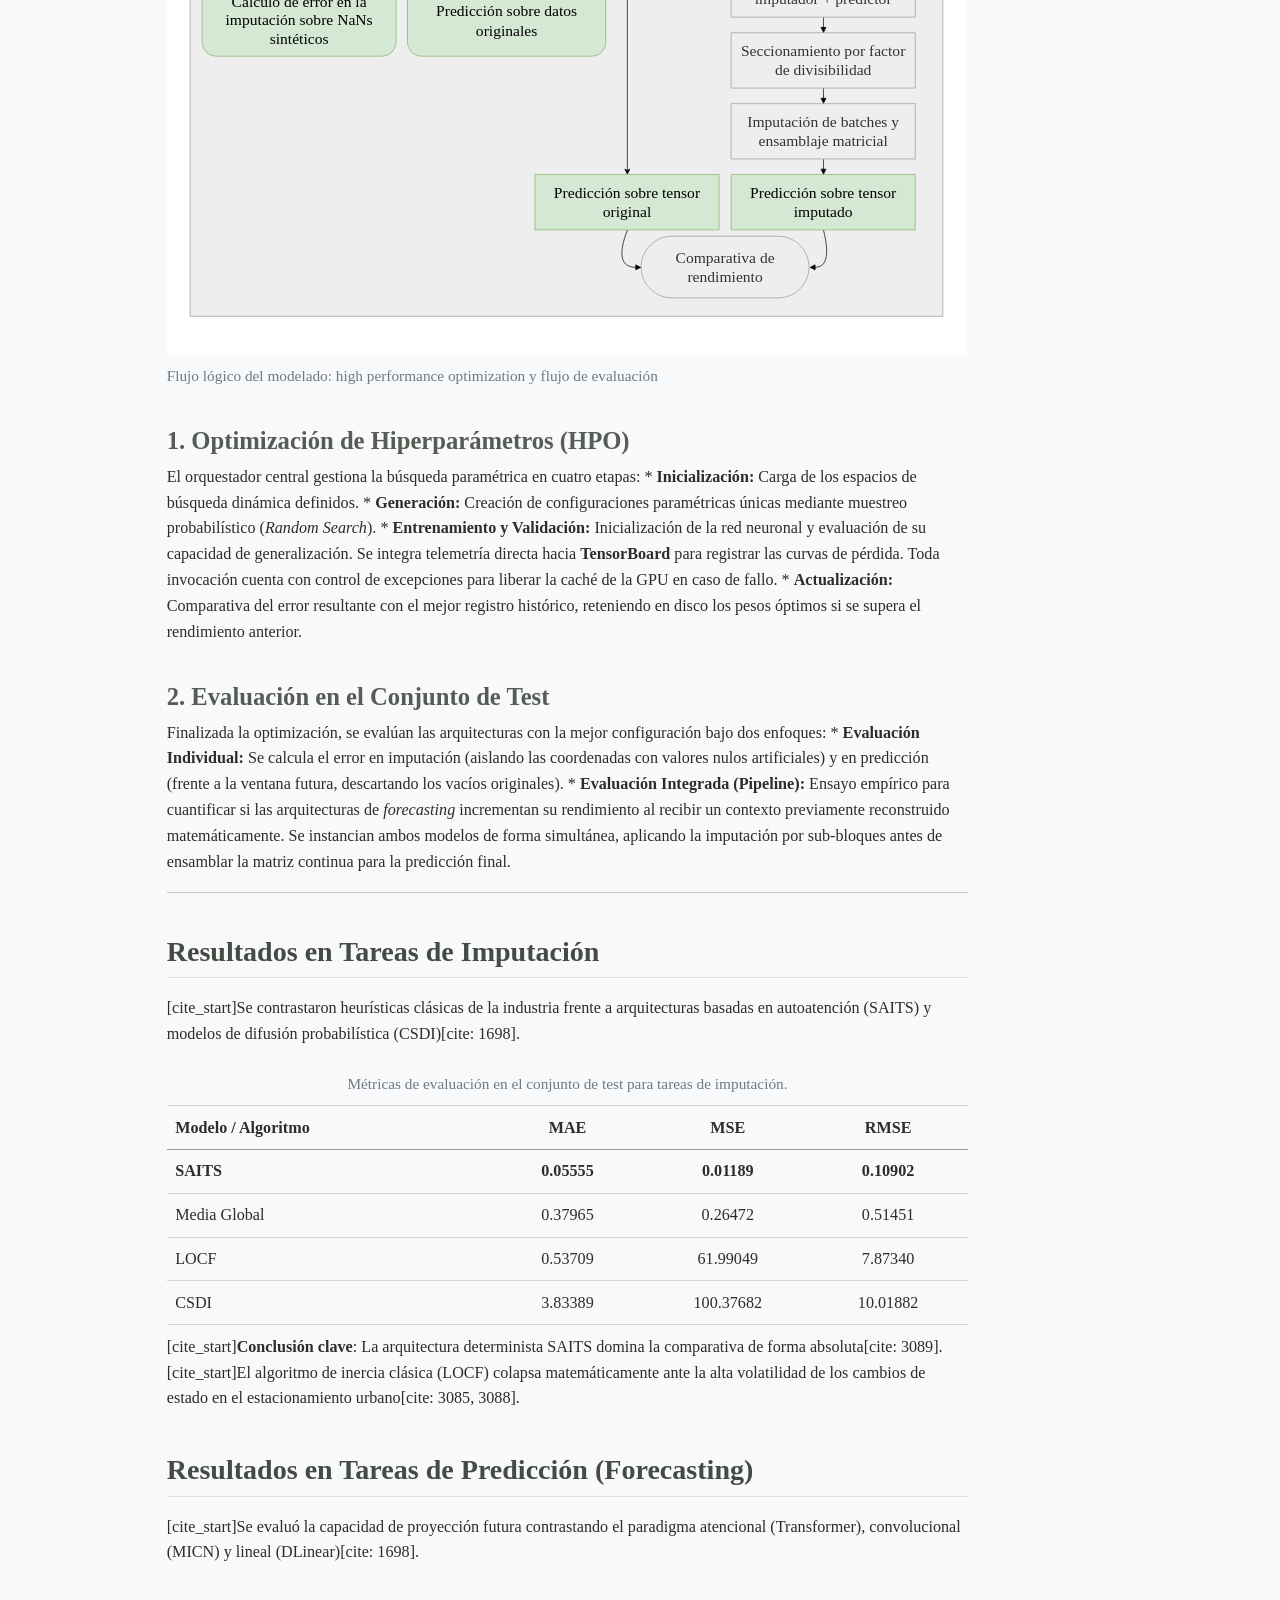
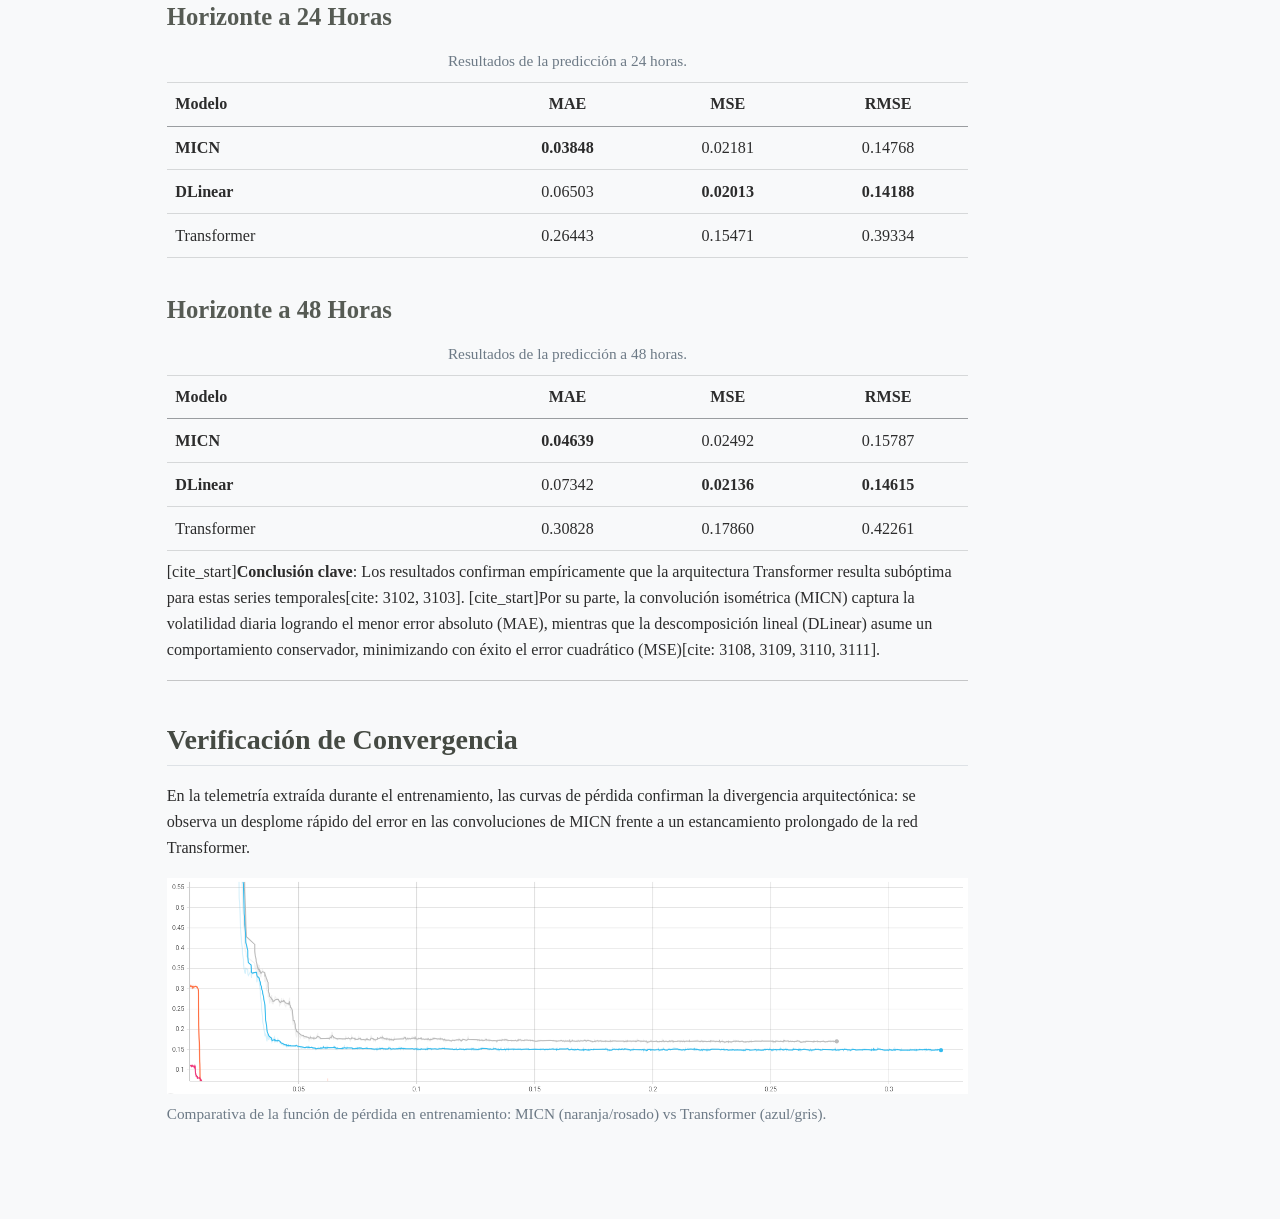
<file: src/docs/docs/predictions.html>
<!DOCTYPE html>
<html xmlns="http://www.w3.org/1999/xhtml" lang="en" xml:lang="en"><head>

<meta charset="utf-8">
<meta name="generator" content="quarto-1.9.37">

<meta name="viewport" content="width=device-width, initial-scale=1.0, user-scalable=yes">


<title>Modelado y Resultados – Gestión del dato urbano en Melbourne</title>
<style>
/* Default styles provided by pandoc.
** See https://pandoc.org/MANUAL.html#variables-for-html for config info.
*/
code{white-space: pre-wrap;}
span.smallcaps{font-variant: small-caps;}
div.columns{display: flex; gap: min(4vw, 1.5em);}
div.column{flex: auto; overflow-x: auto;}
div.hanging-indent{margin-left: 1.5em; text-indent: -1.5em;}
ul.task-list{list-style: none;}
ul.task-list li input[type="checkbox"] {
  width: 0.8em;
  margin: 0 0.8em 0.2em -1em; /* quarto-specific, see https://github.com/quarto-dev/quarto-cli/issues/4556 */ 
  vertical-align: middle;
}
</style>


<script src="site_libs/quarto-nav/quarto-nav.js"></script>
<script src="site_libs/quarto-nav/headroom.min.js"></script>
<script src="site_libs/clipboard/clipboard.min.js"></script>
<script src="site_libs/quarto-search/autocomplete.umd.js"></script>
<script src="site_libs/quarto-search/fuse.min.js"></script>
<script src="site_libs/quarto-search/quarto-search.js"></script>
<meta name="quarto:offset" content="./">
<script src="site_libs/quarto-html/quarto.js" type="module"></script>
<script src="site_libs/quarto-html/tabsets/tabsets.js" type="module"></script>
<script src="site_libs/quarto-html/popper.min.js"></script>
<script src="site_libs/quarto-html/tippy.umd.min.js"></script>
<script src="site_libs/quarto-html/anchor.min.js"></script>
<link href="site_libs/quarto-html/tippy.css" rel="stylesheet">
<link href="site_libs/quarto-html/quarto-syntax-highlighting-7f8f88aac4f3542376d5c11b86a4c14d.css" rel="stylesheet" id="quarto-text-highlighting-styles">
<script src="site_libs/bootstrap/bootstrap.min.js"></script>
<link href="site_libs/bootstrap/bootstrap-icons.css" rel="stylesheet">
<link href="site_libs/bootstrap/bootstrap-82e504f957f1783aa8689ba9f9cbe794.min.css" rel="stylesheet" append-hash="true" id="quarto-bootstrap" data-mode="light">
<script id="quarto-search-options" type="application/json">{
  "location": "navbar",
  "copy-button": false,
  "collapse-after": 3,
  "panel-placement": "end",
  "type": "overlay",
  "limit": 50,
  "keyboard-shortcut": [
    "f",
    "/",
    "s"
  ],
  "show-item-context": false,
  "language": {
    "search-no-results-text": "No results",
    "search-matching-documents-text": "matching documents",
    "search-copy-link-title": "Copy link to search",
    "search-hide-matches-text": "Hide additional matches",
    "search-more-match-text": "more match in this document",
    "search-more-matches-text": "more matches in this document",
    "search-clear-button-title": "Clear",
    "search-text-placeholder": "",
    "search-detached-cancel-button-title": "Cancel",
    "search-submit-button-title": "Submit",
    "search-label": "Search"
  }
}</script>


<link rel="stylesheet" href="styles.css">
</head>

<body class="nav-fixed quarto-light">

<div id="quarto-search-results"></div>
  <header id="quarto-header" class="headroom fixed-top">
    <nav class="navbar navbar-expand-lg " data-bs-theme="dark">
      <div class="navbar-container container-fluid">
      <div class="navbar-brand-container mx-auto">
    <a href="./index.html" class="navbar-brand navbar-brand-logo">
    <img src="./img/logoURJC.png" alt="" class="navbar-logo light-content">
    <img src="./img/logoURJC.png" alt="" class="navbar-logo dark-content">
    </a>
    <a class="navbar-brand" href="./index.html">
    <span class="navbar-title">Gestión del dato urbano en Melbourne</span>
    </a>
  </div>
            <div id="quarto-search" class="" title="Search"></div>
          <button class="navbar-toggler" type="button" data-bs-toggle="collapse" data-bs-target="#navbarCollapse" aria-controls="navbarCollapse" role="menu" aria-expanded="false" aria-label="Toggle navigation" onclick="if (window.quartoToggleHeadroom) { window.quartoToggleHeadroom(); }">
  <span class="navbar-toggler-icon"></span>
</button>
          <div class="collapse navbar-collapse" id="navbarCollapse">
            <ul class="navbar-nav navbar-nav-scroll me-auto">
  <li class="nav-item">
    <a class="nav-link" href="./index.html"> 
<span class="menu-text">Inicio</span></a>
  </li>  
  <li class="nav-item">
    <a class="nav-link" href="./visualizations.html"> 
<span class="menu-text">Análisis de datos</span></a>
  </li>  
  <li class="nav-item">
    <a class="nav-link active" href="./predictions.html" aria-current="page"> 
<span class="menu-text">Modelado y resultados</span></a>
  </li>  
  <li class="nav-item">
    <a class="nav-link" href="./references.html"> 
<span class="menu-text">Bibliografía</span></a>
  </li>  
</ul>
            <ul class="navbar-nav navbar-nav-scroll ms-auto">
  <li class="nav-item compact">
    <a class="nav-link" href="https://github.com/PPardodatasc/PPG-TFG-URJC"> <i class="bi bi-github" role="img" aria-label="Repositorio GitHub">
</i> 
<span class="menu-text"></span></a>
  </li>  
</ul>
          </div> <!-- /navcollapse -->
            <div class="quarto-navbar-tools">
</div>
      </div> <!-- /container-fluid -->
    </nav>
</header>
<!-- content -->
<div id="quarto-content" class="quarto-container page-columns page-rows-contents page-layout-article page-navbar">
<!-- sidebar -->
<!-- margin-sidebar -->
    <div id="quarto-margin-sidebar" class="sidebar margin-sidebar">
        <nav id="TOC" role="doc-toc" class="toc-active">
    <h2 id="toc-title">On this page</h2>
   
  <ul>
  <li><a href="#metodología-y-orquestación-del-flujo" id="toc-metodología-y-orquestación-del-flujo" class="nav-link active" data-scroll-target="#metodología-y-orquestación-del-flujo">Metodología y Orquestación del Flujo</a>
  <ul class="collapse">
  <li><a href="#optimización-de-hiperparámetros-hpo" id="toc-optimización-de-hiperparámetros-hpo" class="nav-link" data-scroll-target="#optimización-de-hiperparámetros-hpo">1. Optimización de Hiperparámetros (HPO)</a></li>
  <li><a href="#evaluación-en-el-conjunto-de-test" id="toc-evaluación-en-el-conjunto-de-test" class="nav-link" data-scroll-target="#evaluación-en-el-conjunto-de-test">2. Evaluación en el Conjunto de Test</a></li>
  </ul></li>
  <li><a href="#resultados-en-tareas-de-imputación" id="toc-resultados-en-tareas-de-imputación" class="nav-link" data-scroll-target="#resultados-en-tareas-de-imputación">Resultados en Tareas de Imputación</a></li>
  <li><a href="#resultados-en-tareas-de-predicción-forecasting" id="toc-resultados-en-tareas-de-predicción-forecasting" class="nav-link" data-scroll-target="#resultados-en-tareas-de-predicción-forecasting">Resultados en Tareas de Predicción (Forecasting)</a>
  <ul class="collapse">
  <li><a href="#horizonte-a-24-horas" id="toc-horizonte-a-24-horas" class="nav-link" data-scroll-target="#horizonte-a-24-horas">Horizonte a 24 Horas</a></li>
  <li><a href="#horizonte-a-48-horas" id="toc-horizonte-a-48-horas" class="nav-link" data-scroll-target="#horizonte-a-48-horas">Horizonte a 48 Horas</a></li>
  </ul></li>
  <li><a href="#verificación-de-convergencia" id="toc-verificación-de-convergencia" class="nav-link" data-scroll-target="#verificación-de-convergencia">Verificación de Convergencia</a></li>
  </ul>
</nav>
    </div>
<!-- main -->
<main class="content" id="quarto-document-content">

<header id="title-block-header" class="quarto-title-block default">
<div class="quarto-title">
<h1 class="title">Modelado y Resultados</h1>
</div>



<div class="quarto-title-meta">

    
  
    
  </div>
  


</header>


<p>[cite_start]El núcleo predictivo del proyecto se fundamenta en la comparativa empírica (<em>benchmark</em>) de distintas arquitecturas de <strong>Deep Learning</strong> para resolver dos problemas complementarios: la imputación de valores nulos (caídas de sensores) y la predicción a futuro de la disponibilidad de aparcamiento[cite: 1698].</p>
<section id="metodología-y-orquestación-del-flujo" class="level2">
<h2 class="anchored" data-anchor-id="metodología-y-orquestación-del-flujo">Metodología y Orquestación del Flujo</h2>
<p>Para aislar la complejidad matemática y maximizar el uso de los recursos computacionales de forma desatendida, el proceso de entrenamiento se automatizó completamente. Se desarrollaron <em>scripts</em> de <em>Bash</em> que inicializan el entorno, inyectan las variables necesarias y ejecutan secuencialmente el <em>pipeline</em> de optimización.</p>
<p>Una vez iniciado el <em>script</em>, el ciclo de vida algorítmico sigue un esquema lógico estricto:</p>
<div class="quarto-figure quarto-figure-center">
<figure class="figure">
<p><img src="img/[implem]flujo_entrenamiento_eval.svg" class="img-fluid figure-img"></p>
<figcaption>Flujo lógico del modelado: high performance optimization y flujo de evaluación</figcaption>
</figure>
</div>
<section id="optimización-de-hiperparámetros-hpo" class="level3">
<h3 class="anchored" data-anchor-id="optimización-de-hiperparámetros-hpo">1. Optimización de Hiperparámetros (HPO)</h3>
<p>El orquestador central gestiona la búsqueda paramétrica en cuatro etapas: * <strong>Inicialización:</strong> Carga de los espacios de búsqueda dinámica definidos. * <strong>Generación:</strong> Creación de configuraciones paramétricas únicas mediante muestreo probabilístico (<em>Random Search</em>). * <strong>Entrenamiento y Validación:</strong> Inicialización de la red neuronal y evaluación de su capacidad de generalización. Se integra telemetría directa hacia <strong>TensorBoard</strong> para registrar las curvas de pérdida. Toda invocación cuenta con control de excepciones para liberar la caché de la GPU en caso de fallo. * <strong>Actualización:</strong> Comparativa del error resultante con el mejor registro histórico, reteniendo en disco los pesos óptimos si se supera el rendimiento anterior.</p>
</section>
<section id="evaluación-en-el-conjunto-de-test" class="level3">
<h3 class="anchored" data-anchor-id="evaluación-en-el-conjunto-de-test">2. Evaluación en el Conjunto de Test</h3>
<p>Finalizada la optimización, se evalúan las arquitecturas con la mejor configuración bajo dos enfoques: * <strong>Evaluación Individual:</strong> Se calcula el error en imputación (aislando las coordenadas con valores nulos artificiales) y en predicción (frente a la ventana futura, descartando los vacíos originales). * <strong>Evaluación Integrada (Pipeline):</strong> Ensayo empírico para cuantificar si las arquitecturas de <em>forecasting</em> incrementan su rendimiento al recibir un contexto previamente reconstruido matemáticamente. Se instancian ambos modelos de forma simultánea, aplicando la imputación por sub-bloques antes de ensamblar la matriz continua para la predicción final.</p>
<hr>
</section>
</section>
<section id="resultados-en-tareas-de-imputación" class="level2">
<h2 class="anchored" data-anchor-id="resultados-en-tareas-de-imputación">Resultados en Tareas de Imputación</h2>
<p>[cite_start]Se contrastaron heurísticas clásicas de la industria frente a arquitecturas basadas en autoatención (SAITS) y modelos de difusión probabilística (CSDI)[cite: 1698].</p>
<table class="caption-top table">
<caption>Métricas de evaluación en el conjunto de test para tareas de imputación.</caption>
<colgroup>
<col style="width: 40%">
<col style="width: 20%">
<col style="width: 20%">
<col style="width: 20%">
</colgroup>
<thead>
<tr class="header">
<th style="text-align: left;">Modelo / Algoritmo</th>
<th style="text-align: center;">MAE</th>
<th style="text-align: center;">MSE</th>
<th style="text-align: center;">RMSE</th>
</tr>
</thead>
<tbody>
<tr class="odd">
<td style="text-align: left;"><strong>SAITS</strong></td>
<td style="text-align: center;"><strong>0.05555</strong></td>
<td style="text-align: center;"><strong>0.01189</strong></td>
<td style="text-align: center;"><strong>0.10902</strong></td>
</tr>
<tr class="even">
<td style="text-align: left;">Media Global</td>
<td style="text-align: center;">0.37965</td>
<td style="text-align: center;">0.26472</td>
<td style="text-align: center;">0.51451</td>
</tr>
<tr class="odd">
<td style="text-align: left;">LOCF</td>
<td style="text-align: center;">0.53709</td>
<td style="text-align: center;">61.99049</td>
<td style="text-align: center;">7.87340</td>
</tr>
<tr class="even">
<td style="text-align: left;">CSDI</td>
<td style="text-align: center;">3.83389</td>
<td style="text-align: center;">100.37682</td>
<td style="text-align: center;">10.01882</td>
</tr>
</tbody>
</table>
<p>[cite_start]<strong>Conclusión clave</strong>: La arquitectura determinista SAITS domina la comparativa de forma absoluta[cite: 3089]. [cite_start]El algoritmo de inercia clásica (LOCF) colapsa matemáticamente ante la alta volatilidad de los cambios de estado en el estacionamiento urbano[cite: 3085, 3088].</p>
</section>
<section id="resultados-en-tareas-de-predicción-forecasting" class="level2">
<h2 class="anchored" data-anchor-id="resultados-en-tareas-de-predicción-forecasting">Resultados en Tareas de Predicción (Forecasting)</h2>
<p>[cite_start]Se evaluó la capacidad de proyección futura contrastando el paradigma atencional (Transformer), convolucional (MICN) y lineal (DLinear)[cite: 1698].</p>
<section id="horizonte-a-24-horas" class="level3">
<h3 class="anchored" data-anchor-id="horizonte-a-24-horas">Horizonte a 24 Horas</h3>
<table class="caption-top table">
<caption>Resultados de la predicción a 24 horas.</caption>
<colgroup>
<col style="width: 40%">
<col style="width: 20%">
<col style="width: 20%">
<col style="width: 20%">
</colgroup>
<thead>
<tr class="header">
<th style="text-align: left;">Modelo</th>
<th style="text-align: center;">MAE</th>
<th style="text-align: center;">MSE</th>
<th style="text-align: center;">RMSE</th>
</tr>
</thead>
<tbody>
<tr class="odd">
<td style="text-align: left;"><strong>MICN</strong></td>
<td style="text-align: center;"><strong>0.03848</strong></td>
<td style="text-align: center;">0.02181</td>
<td style="text-align: center;">0.14768</td>
</tr>
<tr class="even">
<td style="text-align: left;"><strong>DLinear</strong></td>
<td style="text-align: center;">0.06503</td>
<td style="text-align: center;"><strong>0.02013</strong></td>
<td style="text-align: center;"><strong>0.14188</strong></td>
</tr>
<tr class="odd">
<td style="text-align: left;">Transformer</td>
<td style="text-align: center;">0.26443</td>
<td style="text-align: center;">0.15471</td>
<td style="text-align: center;">0.39334</td>
</tr>
</tbody>
</table>
</section>
<section id="horizonte-a-48-horas" class="level3">
<h3 class="anchored" data-anchor-id="horizonte-a-48-horas">Horizonte a 48 Horas</h3>
<table class="caption-top table">
<caption>Resultados de la predicción a 48 horas.</caption>
<colgroup>
<col style="width: 40%">
<col style="width: 20%">
<col style="width: 20%">
<col style="width: 20%">
</colgroup>
<thead>
<tr class="header">
<th style="text-align: left;">Modelo</th>
<th style="text-align: center;">MAE</th>
<th style="text-align: center;">MSE</th>
<th style="text-align: center;">RMSE</th>
</tr>
</thead>
<tbody>
<tr class="odd">
<td style="text-align: left;"><strong>MICN</strong></td>
<td style="text-align: center;"><strong>0.04639</strong></td>
<td style="text-align: center;">0.02492</td>
<td style="text-align: center;">0.15787</td>
</tr>
<tr class="even">
<td style="text-align: left;"><strong>DLinear</strong></td>
<td style="text-align: center;">0.07342</td>
<td style="text-align: center;"><strong>0.02136</strong></td>
<td style="text-align: center;"><strong>0.14615</strong></td>
</tr>
<tr class="odd">
<td style="text-align: left;">Transformer</td>
<td style="text-align: center;">0.30828</td>
<td style="text-align: center;">0.17860</td>
<td style="text-align: center;">0.42261</td>
</tr>
</tbody>
</table>
<p>[cite_start]<strong>Conclusión clave</strong>: Los resultados confirman empíricamente que la arquitectura Transformer resulta subóptima para estas series temporales[cite: 3102, 3103]. [cite_start]Por su parte, la convolución isométrica (MICN) captura la volatilidad diaria logrando el menor error absoluto (MAE), mientras que la descomposición lineal (DLinear) asume un comportamiento conservador, minimizando con éxito el error cuadrático (MSE)[cite: 3108, 3109, 3110, 3111].</p>
<hr>
</section>
</section>
<section id="verificación-de-convergencia" class="level2">
<h2 class="anchored" data-anchor-id="verificación-de-convergencia">Verificación de Convergencia</h2>
<p>En la telemetría extraída durante el entrenamiento, las curvas de pérdida confirman la divergencia arquitectónica: se observa un desplome rápido del error en las convoluciones de MICN frente a un estancamiento prolongado de la red Transformer.</p>
<div class="quarto-figure quarto-figure-center">
<figure class="figure">
<p><img src="img/[exp]micn_transf_tl.png" class="img-fluid figure-img"></p>
<figcaption>Comparativa de la función de pérdida en entrenamiento: MICN (naranja/rosado) vs Transformer (azul/gris).</figcaption>
</figure>
</div>


</section>

</main> <!-- /main -->
<script id="quarto-html-after-body" type="application/javascript">
  window.document.addEventListener("DOMContentLoaded", function (event) {
    const icon = "";
    const anchorJS = new window.AnchorJS();
    anchorJS.options = {
      placement: 'right',
      icon: icon
    };
    anchorJS.add('.anchored');
    const isCodeAnnotation = (el) => {
      for (const clz of el.classList) {
        if (clz.startsWith('code-annotation-')) {                     
          return true;
        }
      }
      return false;
    }
    const onCopySuccess = function(e) {
      // button target
      const button = e.trigger;
      // don't keep focus
      button.blur();
      // flash "checked"
      button.classList.add('code-copy-button-checked');
      var currentTitle = button.getAttribute("title");
      button.setAttribute("title", "Copied!");
      let tooltip;
      if (window.bootstrap) {
        button.setAttribute("data-bs-toggle", "tooltip");
        button.setAttribute("data-bs-placement", "left");
        button.setAttribute("data-bs-title", "Copied!");
        tooltip = new bootstrap.Tooltip(button, 
          { trigger: "manual", 
            customClass: "code-copy-button-tooltip",
            offset: [0, -8]});
        tooltip.show();    
      }
      setTimeout(function() {
        if (tooltip) {
          tooltip.hide();
          button.removeAttribute("data-bs-title");
          button.removeAttribute("data-bs-toggle");
          button.removeAttribute("data-bs-placement");
        }
        button.setAttribute("title", currentTitle);
        button.classList.remove('code-copy-button-checked');
      }, 1000);
      // clear code selection
      e.clearSelection();
    }
    const getTextToCopy = function(trigger) {
      const outerScaffold = trigger.parentElement.cloneNode(true);
      const codeEl = outerScaffold.querySelector('code');
      for (const childEl of codeEl.children) {
        if (isCodeAnnotation(childEl)) {
          childEl.remove();
        }
      }
      return codeEl.innerText;
    }
    const clipboard = new window.ClipboardJS('.code-copy-button:not([data-in-quarto-modal])', {
      text: getTextToCopy
    });
    clipboard.on('success', onCopySuccess);
    if (window.document.getElementById('quarto-embedded-source-code-modal')) {
      const clipboardModal = new window.ClipboardJS('.code-copy-button[data-in-quarto-modal]', {
        text: getTextToCopy,
        container: window.document.getElementById('quarto-embedded-source-code-modal')
      });
      clipboardModal.on('success', onCopySuccess);
    }
      var localhostRegex = new RegExp(/^(?:http|https):\/\/localhost\:?[0-9]*\//);
      var mailtoRegex = new RegExp(/^mailto:/);
        var filterRegex = new RegExp('/' + window.location.host + '/');
      var isInternal = (href) => {
          return filterRegex.test(href) || localhostRegex.test(href) || mailtoRegex.test(href);
      }
      // Inspect non-navigation links and adorn them if external
     var links = window.document.querySelectorAll('a[href]:not(.nav-link):not(.navbar-brand):not(.toc-action):not(.sidebar-link):not(.sidebar-item-toggle):not(.pagination-link):not(.no-external):not([aria-hidden]):not(.dropdown-item):not(.quarto-navigation-tool):not(.about-link)');
      for (var i=0; i<links.length; i++) {
        const link = links[i];
        if (!isInternal(link.href)) {
          // undo the damage that might have been done by quarto-nav.js in the case of
          // links that we want to consider external
          if (link.dataset.originalHref !== undefined) {
            link.href = link.dataset.originalHref;
          }
        }
      }
    function tippyHover(el, contentFn, onTriggerFn, onUntriggerFn) {
      const config = {
        allowHTML: true,
        maxWidth: 500,
        delay: 100,
        arrow: false,
        appendTo: function(el) {
            return el.parentElement;
        },
        interactive: true,
        interactiveBorder: 10,
        theme: 'quarto',
        placement: 'bottom-start',
      };
      if (contentFn) {
        config.content = contentFn;
      }
      if (onTriggerFn) {
        config.onTrigger = onTriggerFn;
      }
      if (onUntriggerFn) {
        config.onUntrigger = onUntriggerFn;
      }
      window.tippy(el, config); 
    }
    const noterefs = window.document.querySelectorAll('a[role="doc-noteref"]');
    for (var i=0; i<noterefs.length; i++) {
      const ref = noterefs[i];
      tippyHover(ref, function() {
        // use id or data attribute instead here
        let href = ref.getAttribute('data-footnote-href') || ref.getAttribute('href');
        try { href = new URL(href).hash; } catch {}
        const id = href.replace(/^#\/?/, "");
        const note = window.document.getElementById(id);
        if (note) {
          return note.innerHTML;
        } else {
          return "";
        }
      });
    }
    const xrefs = window.document.querySelectorAll('a.quarto-xref');
    const processXRef = (id, note) => {
      // Strip column container classes
      const stripColumnClz = (el) => {
        el.classList.remove("page-full", "page-columns");
        if (el.children) {
          for (const child of el.children) {
            stripColumnClz(child);
          }
        }
      }
      stripColumnClz(note)
      if (id === null || id.startsWith('sec-')) {
        // Special case sections, only their first couple elements
        const container = document.createElement("div");
        if (note.children && note.children.length > 2) {
          container.appendChild(note.children[0].cloneNode(true));
          for (let i = 1; i < note.children.length; i++) {
            const child = note.children[i];
            if (child.tagName === "P" && child.innerText === "") {
              continue;
            } else {
              container.appendChild(child.cloneNode(true));
              break;
            }
          }
          if (window.Quarto?.typesetMath) {
            window.Quarto.typesetMath(container);
          }
          return container.innerHTML
        } else {
          if (window.Quarto?.typesetMath) {
            window.Quarto.typesetMath(note);
          }
          return note.innerHTML;
        }
      } else {
        // Remove any anchor links if they are present
        const anchorLink = note.querySelector('a.anchorjs-link');
        if (anchorLink) {
          anchorLink.remove();
        }
        if (window.Quarto?.typesetMath) {
          window.Quarto.typesetMath(note);
        }
        if (note.classList.contains("callout")) {
          return note.outerHTML;
        } else {
          return note.innerHTML;
        }
      }
    }
    for (var i=0; i<xrefs.length; i++) {
      const xref = xrefs[i];
      tippyHover(xref, undefined, function(instance) {
        instance.disable();
        let url = xref.getAttribute('href');
        let hash = undefined; 
        if (url.startsWith('#')) {
          hash = url;
        } else {
          try { hash = new URL(url).hash; } catch {}
        }
        if (hash) {
          const id = hash.replace(/^#\/?/, "");
          const note = window.document.getElementById(id);
          if (note !== null) {
            try {
              const html = processXRef(id, note.cloneNode(true));
              instance.setContent(html);
            } finally {
              instance.enable();
              instance.show();
            }
          } else {
            // See if we can fetch this
            fetch(url.split('#')[0])
            .then(res => res.text())
            .then(html => {
              const parser = new DOMParser();
              const htmlDoc = parser.parseFromString(html, "text/html");
              const note = htmlDoc.getElementById(id);
              if (note !== null) {
                const html = processXRef(id, note);
                instance.setContent(html);
              } 
            }).finally(() => {
              instance.enable();
              instance.show();
            });
          }
        } else {
          // See if we can fetch a full url (with no hash to target)
          // This is a special case and we should probably do some content thinning / targeting
          fetch(url)
          .then(res => res.text())
          .then(html => {
            const parser = new DOMParser();
            const htmlDoc = parser.parseFromString(html, "text/html");
            const note = htmlDoc.querySelector('main.content');
            if (note !== null) {
              // This should only happen for chapter cross references
              // (since there is no id in the URL)
              // remove the first header
              if (note.children.length > 0 && note.children[0].tagName === "HEADER") {
                note.children[0].remove();
              }
              const html = processXRef(null, note);
              instance.setContent(html);
            } 
          }).finally(() => {
            instance.enable();
            instance.show();
          });
        }
      }, function(instance) {
      });
    }
        let selectedAnnoteEl;
        const selectorForAnnotation = ( cell, annotation) => {
          let cellAttr = 'data-code-cell="' + cell + '"';
          let lineAttr = 'data-code-annotation="' +  annotation + '"';
          const selector = 'span[' + cellAttr + '][' + lineAttr + ']';
          return selector;
        }
        const selectCodeLines = (annoteEl) => {
          const doc = window.document;
          const targetCell = annoteEl.getAttribute("data-target-cell");
          const targetAnnotation = annoteEl.getAttribute("data-target-annotation");
          const annoteSpan = window.document.querySelector(selectorForAnnotation(targetCell, targetAnnotation));
          const lines = annoteSpan.getAttribute("data-code-lines").split(",");
          const lineIds = lines.map((line) => {
            return targetCell + "-" + line;
          })
          let top = null;
          let height = null;
          let parent = null;
          if (lineIds.length > 0) {
              //compute the position of the single el (top and bottom and make a div)
              const el = window.document.getElementById(lineIds[0]);
              top = el.offsetTop;
              height = el.offsetHeight;
              parent = el.parentElement.parentElement;
            if (lineIds.length > 1) {
              const lastEl = window.document.getElementById(lineIds[lineIds.length - 1]);
              const bottom = lastEl.offsetTop + lastEl.offsetHeight;
              height = bottom - top;
            }
            if (top !== null && height !== null && parent !== null) {
              // cook up a div (if necessary) and position it 
              let div = window.document.getElementById("code-annotation-line-highlight");
              if (div === null) {
                div = window.document.createElement("div");
                div.setAttribute("id", "code-annotation-line-highlight");
                div.style.position = 'absolute';
                parent.appendChild(div);
              }
              div.style.top = top - 2 + "px";
              div.style.height = height + 4 + "px";
              div.style.left = 0;
              let gutterDiv = window.document.getElementById("code-annotation-line-highlight-gutter");
              if (gutterDiv === null) {
                gutterDiv = window.document.createElement("div");
                gutterDiv.setAttribute("id", "code-annotation-line-highlight-gutter");
                gutterDiv.style.position = 'absolute';
                const codeCell = window.document.getElementById(targetCell);
                const gutter = codeCell.querySelector('.code-annotation-gutter');
                gutter.appendChild(gutterDiv);
              }
              gutterDiv.style.top = top - 2 + "px";
              gutterDiv.style.height = height + 4 + "px";
            }
            selectedAnnoteEl = annoteEl;
          }
        };
        const unselectCodeLines = () => {
          const elementsIds = ["code-annotation-line-highlight", "code-annotation-line-highlight-gutter"];
          elementsIds.forEach((elId) => {
            const div = window.document.getElementById(elId);
            if (div) {
              div.remove();
            }
          });
          selectedAnnoteEl = undefined;
        };
          // Handle positioning of the toggle
      window.addEventListener(
        "resize",
        throttle(() => {
          elRect = undefined;
          if (selectedAnnoteEl) {
            selectCodeLines(selectedAnnoteEl);
          }
        }, 10)
      );
      function throttle(fn, ms) {
      let throttle = false;
      let timer;
        return (...args) => {
          if(!throttle) { // first call gets through
              fn.apply(this, args);
              throttle = true;
          } else { // all the others get throttled
              if(timer) clearTimeout(timer); // cancel #2
              timer = setTimeout(() => {
                fn.apply(this, args);
                timer = throttle = false;
              }, ms);
          }
        };
      }
        // Attach click handler to the DT
        const annoteDls = window.document.querySelectorAll('dt[data-target-cell]');
        for (const annoteDlNode of annoteDls) {
          annoteDlNode.addEventListener('click', (event) => {
            const clickedEl = event.target;
            if (clickedEl !== selectedAnnoteEl) {
              unselectCodeLines();
              const activeEl = window.document.querySelector('dt[data-target-cell].code-annotation-active');
              if (activeEl) {
                activeEl.classList.remove('code-annotation-active');
              }
              selectCodeLines(clickedEl);
              clickedEl.classList.add('code-annotation-active');
            } else {
              // Unselect the line
              unselectCodeLines();
              clickedEl.classList.remove('code-annotation-active');
            }
          });
        }
    const findCites = (el) => {
      const parentEl = el.parentElement;
      if (parentEl) {
        const cites = parentEl.dataset.cites;
        if (cites) {
          return {
            el,
            cites: cites.split(' ')
          };
        } else {
          return findCites(el.parentElement)
        }
      } else {
        return undefined;
      }
    };
    var bibliorefs = window.document.querySelectorAll('a[role="doc-biblioref"]');
    for (var i=0; i<bibliorefs.length; i++) {
      const ref = bibliorefs[i];
      const citeInfo = findCites(ref);
      if (citeInfo) {
        tippyHover(citeInfo.el, function() {
          var popup = window.document.createElement('div');
          citeInfo.cites.forEach(function(cite) {
            var citeDiv = window.document.createElement('div');
            citeDiv.classList.add('hanging-indent');
            citeDiv.classList.add('csl-entry');
            var biblioDiv = window.document.getElementById('ref-' + cite);
            if (biblioDiv) {
              citeDiv.innerHTML = biblioDiv.innerHTML;
            }
            popup.appendChild(citeDiv);
          });
          return popup.innerHTML;
        });
      }
    }
  });
  </script>
</div> <!-- /content -->




</body></html>
</file>
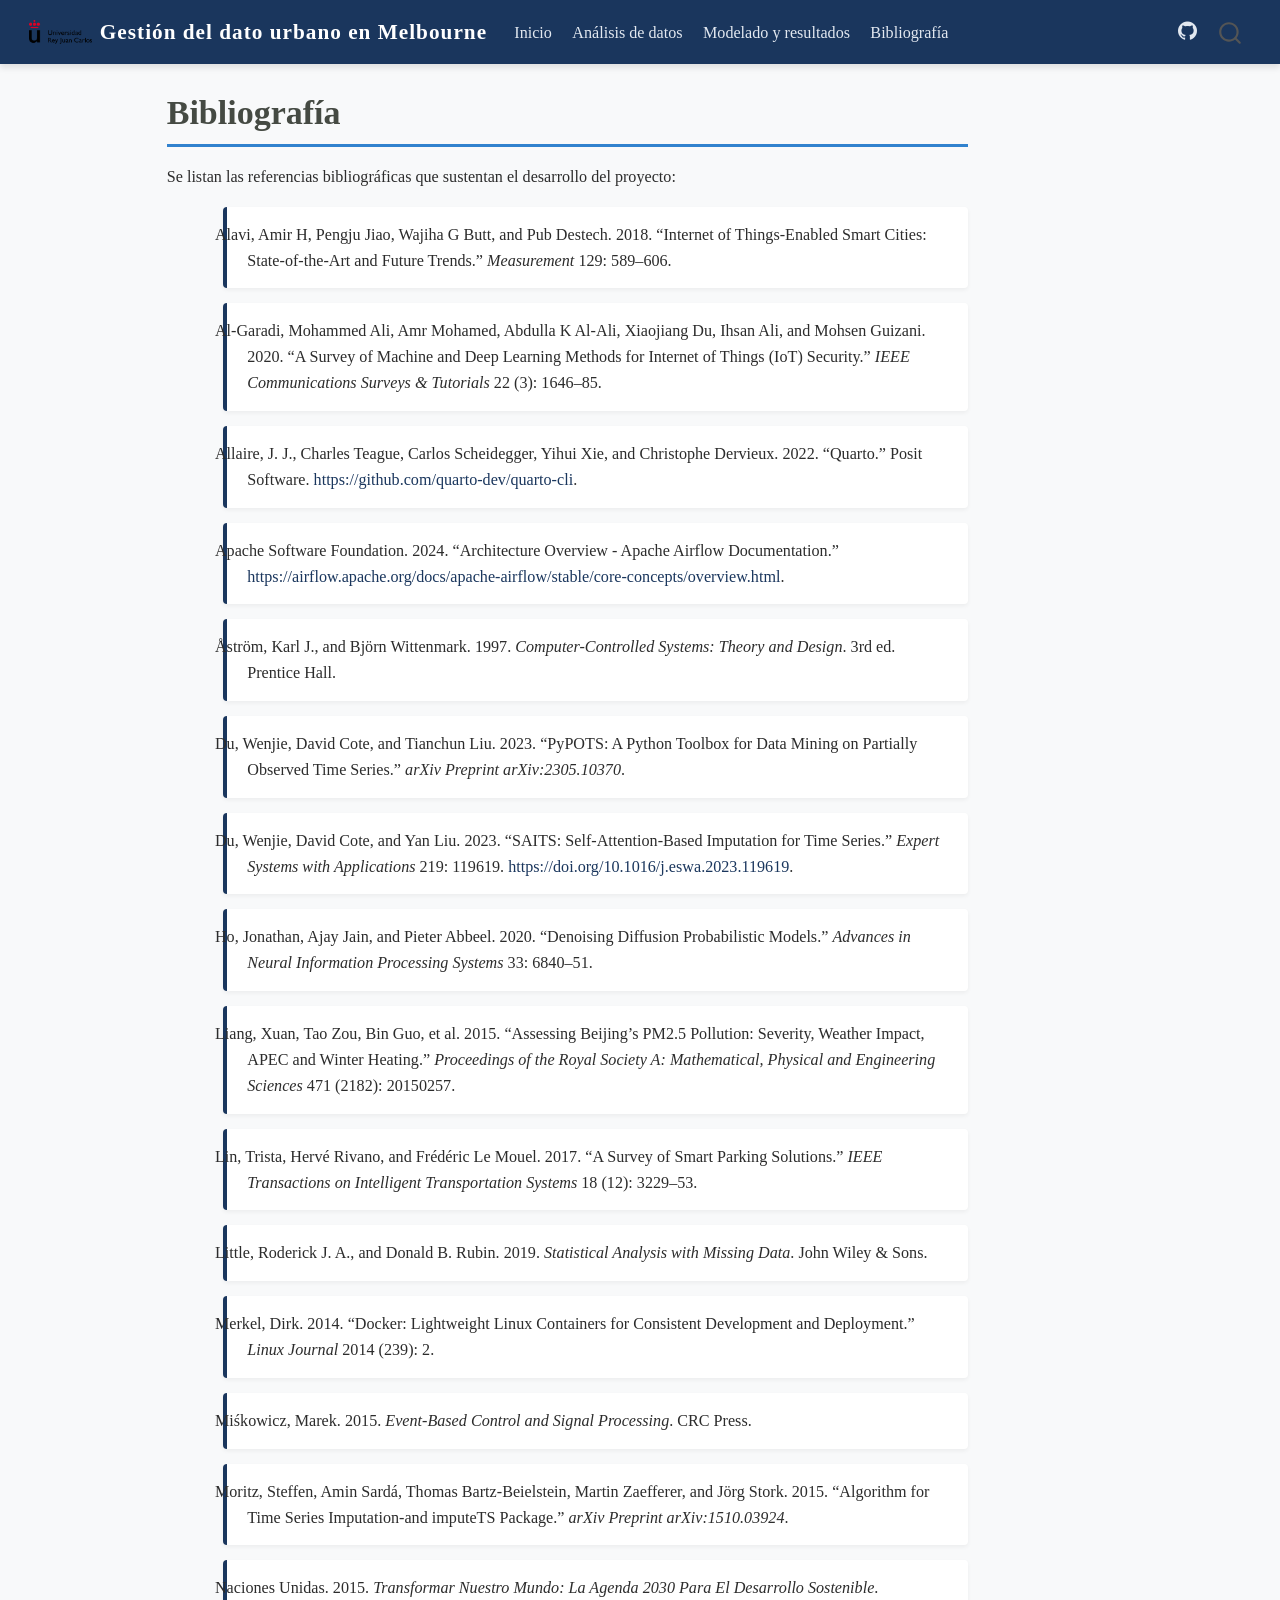
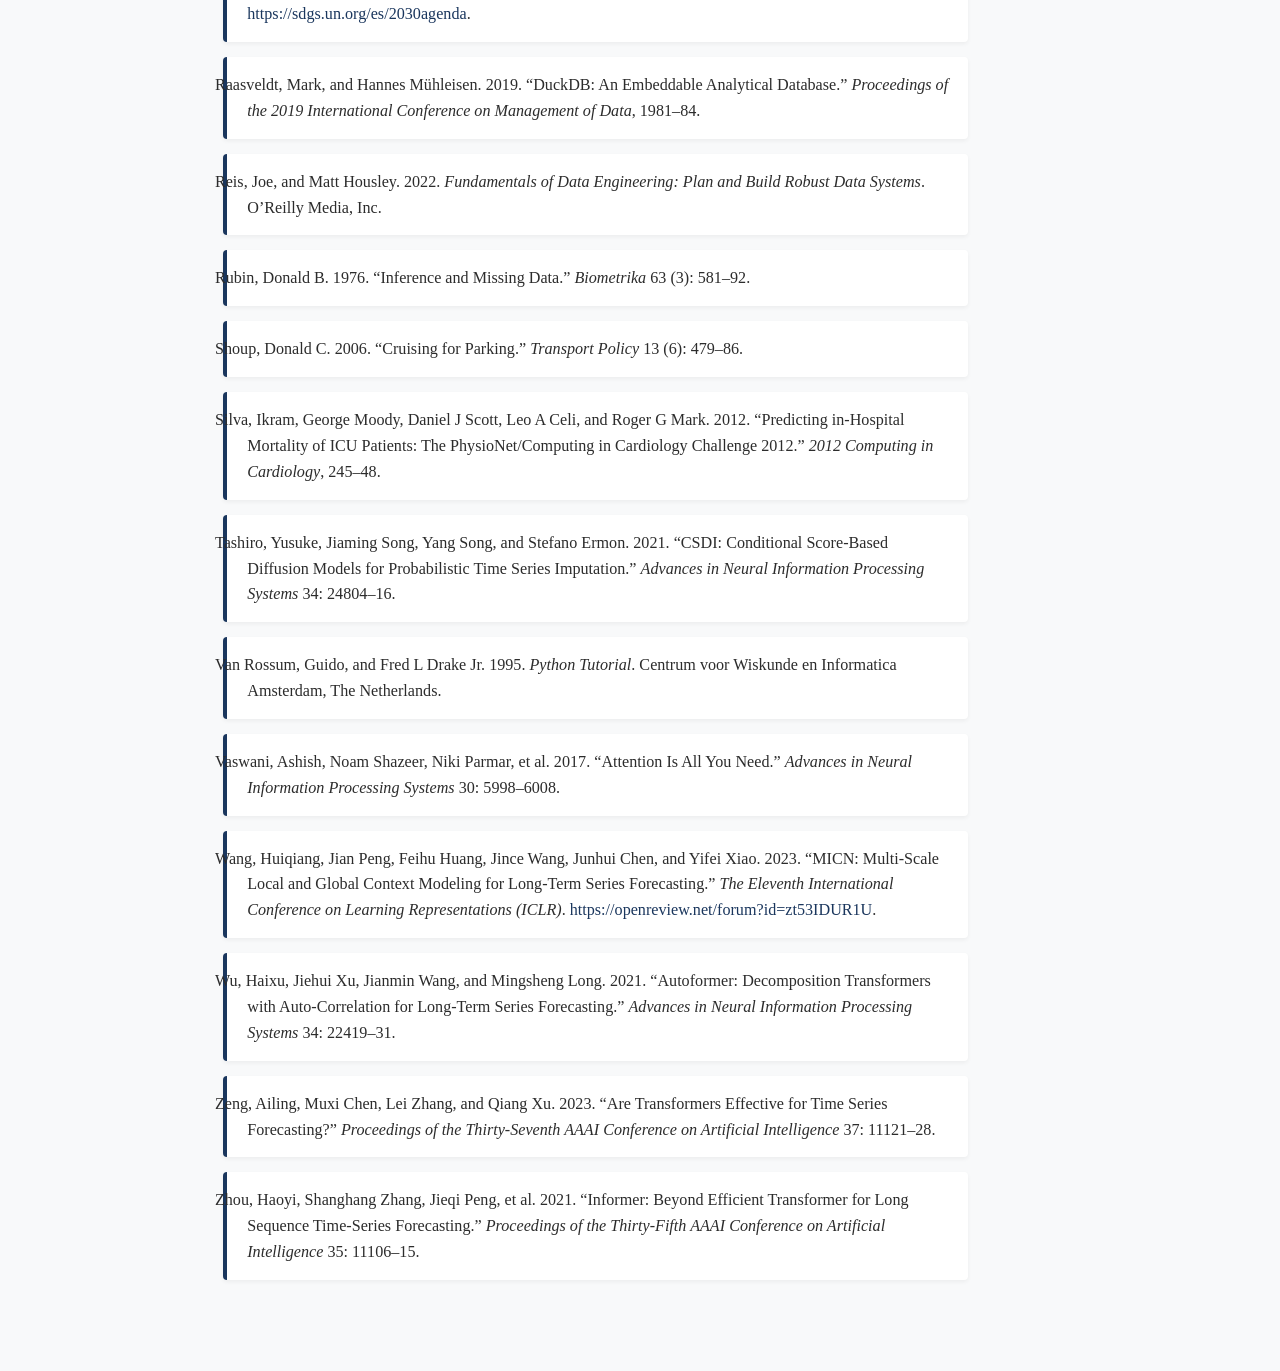
<file: src/docs/docs/references.html>
<!DOCTYPE html>
<html xmlns="http://www.w3.org/1999/xhtml" lang="en" xml:lang="en"><head>

<meta charset="utf-8">
<meta name="generator" content="quarto-1.9.37">

<meta name="viewport" content="width=device-width, initial-scale=1.0, user-scalable=yes">


<title>Bibliografía – Gestión del dato urbano en Melbourne</title>
<style>
/* Default styles provided by pandoc.
** See https://pandoc.org/MANUAL.html#variables-for-html for config info.
*/
code{white-space: pre-wrap;}
span.smallcaps{font-variant: small-caps;}
div.columns{display: flex; gap: min(4vw, 1.5em);}
div.column{flex: auto; overflow-x: auto;}
div.hanging-indent{margin-left: 1.5em; text-indent: -1.5em;}
ul.task-list{list-style: none;}
ul.task-list li input[type="checkbox"] {
  width: 0.8em;
  margin: 0 0.8em 0.2em -1em; /* quarto-specific, see https://github.com/quarto-dev/quarto-cli/issues/4556 */ 
  vertical-align: middle;
}
/* CSS for citations */
div.csl-bib-body { }
div.csl-entry {
  clear: both;
}
.hanging-indent div.csl-entry {
  margin-left:2em;
  text-indent:-2em;
}
div.csl-left-margin {
  min-width:2em;
  float:left;
}
div.csl-right-inline {
  margin-left:2em;
  padding-left:1em;
}
div.csl-indent {
  margin-left: 2em;
}</style>


<script src="site_libs/quarto-nav/quarto-nav.js"></script>
<script src="site_libs/quarto-nav/headroom.min.js"></script>
<script src="site_libs/clipboard/clipboard.min.js"></script>
<script src="site_libs/quarto-search/autocomplete.umd.js"></script>
<script src="site_libs/quarto-search/fuse.min.js"></script>
<script src="site_libs/quarto-search/quarto-search.js"></script>
<meta name="quarto:offset" content="./">
<script src="site_libs/quarto-html/quarto.js" type="module"></script>
<script src="site_libs/quarto-html/tabsets/tabsets.js" type="module"></script>
<script src="site_libs/quarto-html/popper.min.js"></script>
<script src="site_libs/quarto-html/tippy.umd.min.js"></script>
<script src="site_libs/quarto-html/anchor.min.js"></script>
<link href="site_libs/quarto-html/tippy.css" rel="stylesheet">
<link href="site_libs/quarto-html/quarto-syntax-highlighting-7f8f88aac4f3542376d5c11b86a4c14d.css" rel="stylesheet" id="quarto-text-highlighting-styles">
<script src="site_libs/bootstrap/bootstrap.min.js"></script>
<link href="site_libs/bootstrap/bootstrap-icons.css" rel="stylesheet">
<link href="site_libs/bootstrap/bootstrap-82e504f957f1783aa8689ba9f9cbe794.min.css" rel="stylesheet" append-hash="true" id="quarto-bootstrap" data-mode="light">
<script id="quarto-search-options" type="application/json">{
  "location": "navbar",
  "copy-button": false,
  "collapse-after": 3,
  "panel-placement": "end",
  "type": "overlay",
  "limit": 50,
  "keyboard-shortcut": [
    "f",
    "/",
    "s"
  ],
  "show-item-context": false,
  "language": {
    "search-no-results-text": "No results",
    "search-matching-documents-text": "matching documents",
    "search-copy-link-title": "Copy link to search",
    "search-hide-matches-text": "Hide additional matches",
    "search-more-match-text": "more match in this document",
    "search-more-matches-text": "more matches in this document",
    "search-clear-button-title": "Clear",
    "search-text-placeholder": "",
    "search-detached-cancel-button-title": "Cancel",
    "search-submit-button-title": "Submit",
    "search-label": "Search"
  }
}</script>


<link rel="stylesheet" href="styles.css">
</head>

<body class="nav-fixed quarto-light">

<div id="quarto-search-results"></div>
  <header id="quarto-header" class="headroom fixed-top">
    <nav class="navbar navbar-expand-lg " data-bs-theme="dark">
      <div class="navbar-container container-fluid">
      <div class="navbar-brand-container mx-auto">
    <a href="./index.html" class="navbar-brand navbar-brand-logo">
    <img src="./img/logoURJC.png" alt="" class="navbar-logo light-content">
    <img src="./img/logoURJC.png" alt="" class="navbar-logo dark-content">
    </a>
    <a class="navbar-brand" href="./index.html">
    <span class="navbar-title">Gestión del dato urbano en Melbourne</span>
    </a>
  </div>
            <div id="quarto-search" class="" title="Search"></div>
          <button class="navbar-toggler" type="button" data-bs-toggle="collapse" data-bs-target="#navbarCollapse" aria-controls="navbarCollapse" role="menu" aria-expanded="false" aria-label="Toggle navigation" onclick="if (window.quartoToggleHeadroom) { window.quartoToggleHeadroom(); }">
  <span class="navbar-toggler-icon"></span>
</button>
          <div class="collapse navbar-collapse" id="navbarCollapse">
            <ul class="navbar-nav navbar-nav-scroll me-auto">
  <li class="nav-item">
    <a class="nav-link" href="./index.html"> 
<span class="menu-text">Inicio</span></a>
  </li>  
  <li class="nav-item">
    <a class="nav-link" href="./visualizations.html"> 
<span class="menu-text">Análisis de datos</span></a>
  </li>  
  <li class="nav-item">
    <a class="nav-link" href="./predictions.html"> 
<span class="menu-text">Modelado y resultados</span></a>
  </li>  
  <li class="nav-item">
    <a class="nav-link active" href="./references.html" aria-current="page"> 
<span class="menu-text">Bibliografía</span></a>
  </li>  
</ul>
            <ul class="navbar-nav navbar-nav-scroll ms-auto">
  <li class="nav-item compact">
    <a class="nav-link" href="https://github.com/PPardodatasc/PPG-TFG-URJC"> <i class="bi bi-github" role="img" aria-label="Repositorio GitHub">
</i> 
<span class="menu-text"></span></a>
  </li>  
</ul>
          </div> <!-- /navcollapse -->
            <div class="quarto-navbar-tools">
</div>
      </div> <!-- /container-fluid -->
    </nav>
</header>
<!-- content -->
<div id="quarto-content" class="quarto-container page-columns page-rows-contents page-layout-article page-navbar">
<!-- sidebar -->
<!-- margin-sidebar -->
    <div id="quarto-margin-sidebar" class="sidebar margin-sidebar zindex-bottom">
        
    </div>
<!-- main -->
<main class="content" id="quarto-document-content">

<header id="title-block-header" class="quarto-title-block default">
<div class="quarto-title">
<h1 class="title">Bibliografía</h1>
</div>



<div class="quarto-title-meta">

    
  
    
  </div>
  


</header>


<p>Se listan las referencias bibliográficas que sustentan el desarrollo del proyecto:</p>
<div id="refs" class="references csl-bib-body hanging-indent" role="list">
<div id="ref-alavi2018internet" class="csl-entry" role="listitem">
Alavi, Amir H, Pengju Jiao, Wajiha G Butt, and Pub Destech. 2018. <span>“Internet of <span>T</span>hings-Enabled Smart Cities: <span>S</span>tate-of-the-Art and Future Trends.”</span> <em>Measurement</em> 129: 589–606.
</div>
<div id="ref-algaradi2020survey" class="csl-entry" role="listitem">
Al-Garadi, Mohammed Ali, Amr Mohamed, Abdulla K Al-Ali, Xiaojiang Du, Ihsan Ali, and Mohsen Guizani. 2020. <span>“A Survey of Machine and Deep Learning Methods for Internet of Things (<span>IoT</span>) Security.”</span> <em><span>IEEE</span> Communications Surveys &amp; Tutorials</em> 22 (3): 1646–85.
</div>
<div id="ref-Allaire2022quarto" class="csl-entry" role="listitem">
Allaire, J. J., Charles Teague, Carlos Scheidegger, Yihui Xie, and Christophe Dervieux. 2022. <span>“Quarto.”</span> Posit Software. <a href="https://github.com/quarto-dev/quarto-cli">https://github.com/quarto-dev/quarto-cli</a>.
</div>
<div id="ref-airflow_docs" class="csl-entry" role="listitem">
Apache Software Foundation. 2024. <span>“Architecture Overview - Apache Airflow Documentation.”</span> <a href="https://airflow.apache.org/docs/apache-airflow/stable/core-concepts/overview.html">https://airflow.apache.org/docs/apache-airflow/stable/core-concepts/overview.html</a>.
</div>
<div id="ref-zero_order_hold_astrom" class="csl-entry" role="listitem">
Åström, Karl J., and Björn Wittenmark. 1997. <em>Computer-Controlled Systems: Theory and Design</em>. 3rd ed. Prentice Hall.
</div>
<div id="ref-du2023pypots" class="csl-entry" role="listitem">
Du, Wenjie, David Cote, and Tianchun Liu. 2023. <span>“<span>PyPOTS</span>: A <span>P</span>ython Toolbox for Data Mining on Partially Observed Time Series.”</span> <em>arXiv Preprint arXiv:2305.10370</em>.
</div>
<div id="ref-du2023saits" class="csl-entry" role="listitem">
Du, Wenjie, David Cote, and Yan Liu. 2023. <span>“<span>SAITS</span>: Self-Attention-Based Imputation for Time Series.”</span> <em>Expert Systems with Applications</em> 219: 119619. <a href="https://doi.org/10.1016/j.eswa.2023.119619">https://doi.org/10.1016/j.eswa.2023.119619</a>.
</div>
<div id="ref-ho2020denoising" class="csl-entry" role="listitem">
Ho, Jonathan, Ajay Jain, and Pieter Abbeel. 2020. <span>“Denoising Diffusion Probabilistic Models.”</span> <em>Advances in Neural Information Processing Systems</em> 33: 6840–51.
</div>
<div id="ref-liang2015assessing" class="csl-entry" role="listitem">
Liang, Xuan, Tao Zou, Bin Guo, et al. 2015. <span>“Assessing <span class="nocase">Beijing’s</span> <span>PM2.5</span> Pollution: Severity, Weather Impact, <span>APEC</span> and Winter Heating.”</span> <em>Proceedings of the Royal Society A: Mathematical, Physical and Engineering Sciences</em> 471 (2182): 20150257.
</div>
<div id="ref-lin2017survey" class="csl-entry" role="listitem">
Lin, Trista, Hervé Rivano, and Frédéric Le Mouel. 2017. <span>“A Survey of Smart Parking Solutions.”</span> <em><span>IEEE</span> Transactions on Intelligent Transportation Systems</em> 18 (12): 3229–53.
</div>
<div id="ref-little2019statistical" class="csl-entry" role="listitem">
Little, Roderick J. A., and Donald B. Rubin. 2019. <em>Statistical Analysis with Missing Data</em>. John Wiley &amp; Sons.
</div>
<div id="ref-merkel2014docker" class="csl-entry" role="listitem">
Merkel, Dirk. 2014. <span>“Docker: Lightweight Linux Containers for Consistent Development and Deployment.”</span> <em>Linux Journal</em> 2014 (239): 2.
</div>
<div id="ref-event_based_iot" class="csl-entry" role="listitem">
Miśkowicz, Marek. 2015. <em>Event-Based Control and Signal Processing</em>. CRC Press.
</div>
<div id="ref-moritz2015imputeTS" class="csl-entry" role="listitem">
Moritz, Steffen, Amin Sardá, Thomas Bartz-Beielstein, Martin Zaefferer, and Jörg Stork. 2015. <span>“Algorithm for Time Series Imputation-and <span class="nocase">imputeTS</span> Package.”</span> <em>arXiv Preprint arXiv:1510.03924</em>.
</div>
<div id="ref-un2015ods" class="csl-entry" role="listitem">
Naciones Unidas. 2015. <em>Transformar Nuestro Mundo: La Agenda 2030 Para El Desarrollo Sostenible</em>. <a href="https://sdgs.un.org/es/2030agenda">https://sdgs.un.org/es/2030agenda</a>.
</div>
<div id="ref-raasveldt2019duckdb" class="csl-entry" role="listitem">
Raasveldt, Mark, and Hannes Mühleisen. 2019. <span>“<span>DuckDB</span>: An <span>E</span>mbeddable <span>A</span>nalytical <span>D</span>atabase.”</span> <em>Proceedings of the 2019 International Conference on Management of Data</em>, 1981–84.
</div>
<div id="ref-reis2022fundamentals" class="csl-entry" role="listitem">
Reis, Joe, and Matt Housley. 2022. <em>Fundamentals of Data Engineering: Plan and Build Robust Data Systems</em>. O’Reilly Media, Inc.
</div>
<div id="ref-rubin1976inference" class="csl-entry" role="listitem">
Rubin, Donald B. 1976. <span>“Inference and Missing Data.”</span> <em>Biometrika</em> 63 (3): 581–92.
</div>
<div id="ref-shoup2006cruising" class="csl-entry" role="listitem">
Shoup, Donald C. 2006. <span>“Cruising for Parking.”</span> <em>Transport Policy</em> 13 (6): 479–86.
</div>
<div id="ref-silva2012predicting" class="csl-entry" role="listitem">
Silva, Ikram, George Moody, Daniel J Scott, Leo A Celi, and Roger G Mark. 2012. <span>“Predicting in-Hospital Mortality of <span>ICU</span> Patients: The <span class="nocase">PhysioNet/Computing in Cardiology Challenge 2012</span>.”</span> <em>2012 Computing in Cardiology</em>, 245–48.
</div>
<div id="ref-tashiro2021csdi" class="csl-entry" role="listitem">
Tashiro, Yusuke, Jiaming Song, Yang Song, and Stefano Ermon. 2021. <span>“<span>CSDI</span>: Conditional Score-Based Diffusion Models for Probabilistic Time Series Imputation.”</span> <em>Advances in Neural Information Processing Systems</em> 34: 24804–16.
</div>
<div id="ref-van1995python" class="csl-entry" role="listitem">
Van Rossum, Guido, and Fred L Drake Jr. 1995. <em><span>P</span>ython Tutorial</em>. Centrum voor Wiskunde en Informatica Amsterdam, The Netherlands.
</div>
<div id="ref-vaswani2017attention" class="csl-entry" role="listitem">
Vaswani, Ashish, Noam Shazeer, Niki Parmar, et al. 2017. <span>“Attention Is All You Need.”</span> <em>Advances in Neural Information Processing Systems</em> 30: 5998–6008.
</div>
<div id="ref-wang2023micn" class="csl-entry" role="listitem">
Wang, Huiqiang, Jian Peng, Feihu Huang, Jince Wang, Junhui Chen, and Yifei Xiao. 2023. <span>“<span>MICN</span>: Multi-Scale Local and Global Context Modeling for Long-Term Series Forecasting.”</span> <em>The Eleventh International Conference on Learning Representations (<span>ICLR</span>)</em>. <a href="https://openreview.net/forum?id=zt53IDUR1U">https://openreview.net/forum?id=zt53IDUR1U</a>.
</div>
<div id="ref-wu2021autoformer" class="csl-entry" role="listitem">
Wu, Haixu, Jiehui Xu, Jianmin Wang, and Mingsheng Long. 2021. <span>“Autoformer: Decomposition Transformers with <span>Auto-Correlation</span> for Long-Term Series Forecasting.”</span> <em>Advances in Neural Information Processing Systems</em> 34: 22419–31.
</div>
<div id="ref-zeng2023are" class="csl-entry" role="listitem">
Zeng, Ailing, Muxi Chen, Lei Zhang, and Qiang Xu. 2023. <span>“Are Transformers Effective for Time Series Forecasting?”</span> <em>Proceedings of the Thirty-Seventh <span>AAAI</span> Conference on Artificial Intelligence</em> 37: 11121–28.
</div>
<div id="ref-zhou2021informer" class="csl-entry" role="listitem">
Zhou, Haoyi, Shanghang Zhang, Jieqi Peng, et al. 2021. <span>“Informer: Beyond Efficient Transformer for Long Sequence Time-Series Forecasting.”</span> <em>Proceedings of the Thirty-Fifth <span>AAAI</span> Conference on Artificial Intelligence</em> 35: 11106–15.
</div>
</div>



</main> <!-- /main -->
<script id="quarto-html-after-body" type="application/javascript">
  window.document.addEventListener("DOMContentLoaded", function (event) {
    const icon = "";
    const anchorJS = new window.AnchorJS();
    anchorJS.options = {
      placement: 'right',
      icon: icon
    };
    anchorJS.add('.anchored');
    const isCodeAnnotation = (el) => {
      for (const clz of el.classList) {
        if (clz.startsWith('code-annotation-')) {                     
          return true;
        }
      }
      return false;
    }
    const onCopySuccess = function(e) {
      // button target
      const button = e.trigger;
      // don't keep focus
      button.blur();
      // flash "checked"
      button.classList.add('code-copy-button-checked');
      var currentTitle = button.getAttribute("title");
      button.setAttribute("title", "Copied!");
      let tooltip;
      if (window.bootstrap) {
        button.setAttribute("data-bs-toggle", "tooltip");
        button.setAttribute("data-bs-placement", "left");
        button.setAttribute("data-bs-title", "Copied!");
        tooltip = new bootstrap.Tooltip(button, 
          { trigger: "manual", 
            customClass: "code-copy-button-tooltip",
            offset: [0, -8]});
        tooltip.show();    
      }
      setTimeout(function() {
        if (tooltip) {
          tooltip.hide();
          button.removeAttribute("data-bs-title");
          button.removeAttribute("data-bs-toggle");
          button.removeAttribute("data-bs-placement");
        }
        button.setAttribute("title", currentTitle);
        button.classList.remove('code-copy-button-checked');
      }, 1000);
      // clear code selection
      e.clearSelection();
    }
    const getTextToCopy = function(trigger) {
      const outerScaffold = trigger.parentElement.cloneNode(true);
      const codeEl = outerScaffold.querySelector('code');
      for (const childEl of codeEl.children) {
        if (isCodeAnnotation(childEl)) {
          childEl.remove();
        }
      }
      return codeEl.innerText;
    }
    const clipboard = new window.ClipboardJS('.code-copy-button:not([data-in-quarto-modal])', {
      text: getTextToCopy
    });
    clipboard.on('success', onCopySuccess);
    if (window.document.getElementById('quarto-embedded-source-code-modal')) {
      const clipboardModal = new window.ClipboardJS('.code-copy-button[data-in-quarto-modal]', {
        text: getTextToCopy,
        container: window.document.getElementById('quarto-embedded-source-code-modal')
      });
      clipboardModal.on('success', onCopySuccess);
    }
      var localhostRegex = new RegExp(/^(?:http|https):\/\/localhost\:?[0-9]*\//);
      var mailtoRegex = new RegExp(/^mailto:/);
        var filterRegex = new RegExp('/' + window.location.host + '/');
      var isInternal = (href) => {
          return filterRegex.test(href) || localhostRegex.test(href) || mailtoRegex.test(href);
      }
      // Inspect non-navigation links and adorn them if external
     var links = window.document.querySelectorAll('a[href]:not(.nav-link):not(.navbar-brand):not(.toc-action):not(.sidebar-link):not(.sidebar-item-toggle):not(.pagination-link):not(.no-external):not([aria-hidden]):not(.dropdown-item):not(.quarto-navigation-tool):not(.about-link)');
      for (var i=0; i<links.length; i++) {
        const link = links[i];
        if (!isInternal(link.href)) {
          // undo the damage that might have been done by quarto-nav.js in the case of
          // links that we want to consider external
          if (link.dataset.originalHref !== undefined) {
            link.href = link.dataset.originalHref;
          }
        }
      }
    function tippyHover(el, contentFn, onTriggerFn, onUntriggerFn) {
      const config = {
        allowHTML: true,
        maxWidth: 500,
        delay: 100,
        arrow: false,
        appendTo: function(el) {
            return el.parentElement;
        },
        interactive: true,
        interactiveBorder: 10,
        theme: 'quarto',
        placement: 'bottom-start',
      };
      if (contentFn) {
        config.content = contentFn;
      }
      if (onTriggerFn) {
        config.onTrigger = onTriggerFn;
      }
      if (onUntriggerFn) {
        config.onUntrigger = onUntriggerFn;
      }
      window.tippy(el, config); 
    }
    const noterefs = window.document.querySelectorAll('a[role="doc-noteref"]');
    for (var i=0; i<noterefs.length; i++) {
      const ref = noterefs[i];
      tippyHover(ref, function() {
        // use id or data attribute instead here
        let href = ref.getAttribute('data-footnote-href') || ref.getAttribute('href');
        try { href = new URL(href).hash; } catch {}
        const id = href.replace(/^#\/?/, "");
        const note = window.document.getElementById(id);
        if (note) {
          return note.innerHTML;
        } else {
          return "";
        }
      });
    }
    const xrefs = window.document.querySelectorAll('a.quarto-xref');
    const processXRef = (id, note) => {
      // Strip column container classes
      const stripColumnClz = (el) => {
        el.classList.remove("page-full", "page-columns");
        if (el.children) {
          for (const child of el.children) {
            stripColumnClz(child);
          }
        }
      }
      stripColumnClz(note)
      if (id === null || id.startsWith('sec-')) {
        // Special case sections, only their first couple elements
        const container = document.createElement("div");
        if (note.children && note.children.length > 2) {
          container.appendChild(note.children[0].cloneNode(true));
          for (let i = 1; i < note.children.length; i++) {
            const child = note.children[i];
            if (child.tagName === "P" && child.innerText === "") {
              continue;
            } else {
              container.appendChild(child.cloneNode(true));
              break;
            }
          }
          if (window.Quarto?.typesetMath) {
            window.Quarto.typesetMath(container);
          }
          return container.innerHTML
        } else {
          if (window.Quarto?.typesetMath) {
            window.Quarto.typesetMath(note);
          }
          return note.innerHTML;
        }
      } else {
        // Remove any anchor links if they are present
        const anchorLink = note.querySelector('a.anchorjs-link');
        if (anchorLink) {
          anchorLink.remove();
        }
        if (window.Quarto?.typesetMath) {
          window.Quarto.typesetMath(note);
        }
        if (note.classList.contains("callout")) {
          return note.outerHTML;
        } else {
          return note.innerHTML;
        }
      }
    }
    for (var i=0; i<xrefs.length; i++) {
      const xref = xrefs[i];
      tippyHover(xref, undefined, function(instance) {
        instance.disable();
        let url = xref.getAttribute('href');
        let hash = undefined; 
        if (url.startsWith('#')) {
          hash = url;
        } else {
          try { hash = new URL(url).hash; } catch {}
        }
        if (hash) {
          const id = hash.replace(/^#\/?/, "");
          const note = window.document.getElementById(id);
          if (note !== null) {
            try {
              const html = processXRef(id, note.cloneNode(true));
              instance.setContent(html);
            } finally {
              instance.enable();
              instance.show();
            }
          } else {
            // See if we can fetch this
            fetch(url.split('#')[0])
            .then(res => res.text())
            .then(html => {
              const parser = new DOMParser();
              const htmlDoc = parser.parseFromString(html, "text/html");
              const note = htmlDoc.getElementById(id);
              if (note !== null) {
                const html = processXRef(id, note);
                instance.setContent(html);
              } 
            }).finally(() => {
              instance.enable();
              instance.show();
            });
          }
        } else {
          // See if we can fetch a full url (with no hash to target)
          // This is a special case and we should probably do some content thinning / targeting
          fetch(url)
          .then(res => res.text())
          .then(html => {
            const parser = new DOMParser();
            const htmlDoc = parser.parseFromString(html, "text/html");
            const note = htmlDoc.querySelector('main.content');
            if (note !== null) {
              // This should only happen for chapter cross references
              // (since there is no id in the URL)
              // remove the first header
              if (note.children.length > 0 && note.children[0].tagName === "HEADER") {
                note.children[0].remove();
              }
              const html = processXRef(null, note);
              instance.setContent(html);
            } 
          }).finally(() => {
            instance.enable();
            instance.show();
          });
        }
      }, function(instance) {
      });
    }
        let selectedAnnoteEl;
        const selectorForAnnotation = ( cell, annotation) => {
          let cellAttr = 'data-code-cell="' + cell + '"';
          let lineAttr = 'data-code-annotation="' +  annotation + '"';
          const selector = 'span[' + cellAttr + '][' + lineAttr + ']';
          return selector;
        }
        const selectCodeLines = (annoteEl) => {
          const doc = window.document;
          const targetCell = annoteEl.getAttribute("data-target-cell");
          const targetAnnotation = annoteEl.getAttribute("data-target-annotation");
          const annoteSpan = window.document.querySelector(selectorForAnnotation(targetCell, targetAnnotation));
          const lines = annoteSpan.getAttribute("data-code-lines").split(",");
          const lineIds = lines.map((line) => {
            return targetCell + "-" + line;
          })
          let top = null;
          let height = null;
          let parent = null;
          if (lineIds.length > 0) {
              //compute the position of the single el (top and bottom and make a div)
              const el = window.document.getElementById(lineIds[0]);
              top = el.offsetTop;
              height = el.offsetHeight;
              parent = el.parentElement.parentElement;
            if (lineIds.length > 1) {
              const lastEl = window.document.getElementById(lineIds[lineIds.length - 1]);
              const bottom = lastEl.offsetTop + lastEl.offsetHeight;
              height = bottom - top;
            }
            if (top !== null && height !== null && parent !== null) {
              // cook up a div (if necessary) and position it 
              let div = window.document.getElementById("code-annotation-line-highlight");
              if (div === null) {
                div = window.document.createElement("div");
                div.setAttribute("id", "code-annotation-line-highlight");
                div.style.position = 'absolute';
                parent.appendChild(div);
              }
              div.style.top = top - 2 + "px";
              div.style.height = height + 4 + "px";
              div.style.left = 0;
              let gutterDiv = window.document.getElementById("code-annotation-line-highlight-gutter");
              if (gutterDiv === null) {
                gutterDiv = window.document.createElement("div");
                gutterDiv.setAttribute("id", "code-annotation-line-highlight-gutter");
                gutterDiv.style.position = 'absolute';
                const codeCell = window.document.getElementById(targetCell);
                const gutter = codeCell.querySelector('.code-annotation-gutter');
                gutter.appendChild(gutterDiv);
              }
              gutterDiv.style.top = top - 2 + "px";
              gutterDiv.style.height = height + 4 + "px";
            }
            selectedAnnoteEl = annoteEl;
          }
        };
        const unselectCodeLines = () => {
          const elementsIds = ["code-annotation-line-highlight", "code-annotation-line-highlight-gutter"];
          elementsIds.forEach((elId) => {
            const div = window.document.getElementById(elId);
            if (div) {
              div.remove();
            }
          });
          selectedAnnoteEl = undefined;
        };
          // Handle positioning of the toggle
      window.addEventListener(
        "resize",
        throttle(() => {
          elRect = undefined;
          if (selectedAnnoteEl) {
            selectCodeLines(selectedAnnoteEl);
          }
        }, 10)
      );
      function throttle(fn, ms) {
      let throttle = false;
      let timer;
        return (...args) => {
          if(!throttle) { // first call gets through
              fn.apply(this, args);
              throttle = true;
          } else { // all the others get throttled
              if(timer) clearTimeout(timer); // cancel #2
              timer = setTimeout(() => {
                fn.apply(this, args);
                timer = throttle = false;
              }, ms);
          }
        };
      }
        // Attach click handler to the DT
        const annoteDls = window.document.querySelectorAll('dt[data-target-cell]');
        for (const annoteDlNode of annoteDls) {
          annoteDlNode.addEventListener('click', (event) => {
            const clickedEl = event.target;
            if (clickedEl !== selectedAnnoteEl) {
              unselectCodeLines();
              const activeEl = window.document.querySelector('dt[data-target-cell].code-annotation-active');
              if (activeEl) {
                activeEl.classList.remove('code-annotation-active');
              }
              selectCodeLines(clickedEl);
              clickedEl.classList.add('code-annotation-active');
            } else {
              // Unselect the line
              unselectCodeLines();
              clickedEl.classList.remove('code-annotation-active');
            }
          });
        }
    const findCites = (el) => {
      const parentEl = el.parentElement;
      if (parentEl) {
        const cites = parentEl.dataset.cites;
        if (cites) {
          return {
            el,
            cites: cites.split(' ')
          };
        } else {
          return findCites(el.parentElement)
        }
      } else {
        return undefined;
      }
    };
    var bibliorefs = window.document.querySelectorAll('a[role="doc-biblioref"]');
    for (var i=0; i<bibliorefs.length; i++) {
      const ref = bibliorefs[i];
      const citeInfo = findCites(ref);
      if (citeInfo) {
        tippyHover(citeInfo.el, function() {
          var popup = window.document.createElement('div');
          citeInfo.cites.forEach(function(cite) {
            var citeDiv = window.document.createElement('div');
            citeDiv.classList.add('hanging-indent');
            citeDiv.classList.add('csl-entry');
            var biblioDiv = window.document.getElementById('ref-' + cite);
            if (biblioDiv) {
              citeDiv.innerHTML = biblioDiv.innerHTML;
            }
            popup.appendChild(citeDiv);
          });
          return popup.innerHTML;
        });
      }
    }
  });
  </script>
</div> <!-- /content -->




</body></html>
</file>
<file: docs/site_libs/quarto-html/tippy.css>
.tippy-box[data-animation=fade][data-state=hidden]{opacity:0}[data-tippy-root]{max-width:calc(100vw - 10px)}.tippy-box{position:relative;background-color:#333;color:#fff;border-radius:4px;font-size:14px;line-height:1.4;white-space:normal;outline:0;transition-property:transform,visibility,opacity}.tippy-box[data-placement^=top]>.tippy-arrow{bottom:0}.tippy-box[data-placement^=top]>.tippy-arrow:before{bottom:-7px;left:0;border-width:8px 8px 0;border-top-color:initial;transform-origin:center top}.tippy-box[data-placement^=bottom]>.tippy-arrow{top:0}.tippy-box[data-placement^=bottom]>.tippy-arrow:before{top:-7px;left:0;border-width:0 8px 8px;border-bottom-color:initial;transform-origin:center bottom}.tippy-box[data-placement^=left]>.tippy-arrow{right:0}.tippy-box[data-placement^=left]>.tippy-arrow:before{border-width:8px 0 8px 8px;border-left-color:initial;right:-7px;transform-origin:center left}.tippy-box[data-placement^=right]>.tippy-arrow{left:0}.tippy-box[data-placement^=right]>.tippy-arrow:before{left:-7px;border-width:8px 8px 8px 0;border-right-color:initial;transform-origin:center right}.tippy-box[data-inertia][data-state=visible]{transition-timing-function:cubic-bezier(.54,1.5,.38,1.11)}.tippy-arrow{width:16px;height:16px;color:#333}.tippy-arrow:before{content:"";position:absolute;border-color:transparent;border-style:solid}.tippy-content{position:relative;padding:5px 9px;z-index:1}
</file>
<file: docs/site_libs/quarto-html/quarto-syntax-highlighting-7f8f88aac4f3542376d5c11b86a4c14d.css>
/* quarto syntax highlight colors */
:root {
  --quarto-hl-ot-color: #003B4F;
  --quarto-hl-at-color: #657422;
  --quarto-hl-ss-color: #20794D;
  --quarto-hl-an-color: #5E5E5E;
  --quarto-hl-fu-color: #4758AB;
  --quarto-hl-st-color: #20794D;
  --quarto-hl-cf-color: #003B4F;
  --quarto-hl-op-color: #5E5E5E;
  --quarto-hl-er-color: #AD0000;
  --quarto-hl-bn-color: #AD0000;
  --quarto-hl-al-color: #AD0000;
  --quarto-hl-va-color: #111111;
  --quarto-hl-bu-color: inherit;
  --quarto-hl-ex-color: inherit;
  --quarto-hl-pp-color: #AD0000;
  --quarto-hl-in-color: #5E5E5E;
  --quarto-hl-vs-color: #20794D;
  --quarto-hl-wa-color: #5E5E5E;
  --quarto-hl-do-color: #5E5E5E;
  --quarto-hl-im-color: #00769E;
  --quarto-hl-ch-color: #20794D;
  --quarto-hl-dt-color: #AD0000;
  --quarto-hl-fl-color: #AD0000;
  --quarto-hl-co-color: #5E5E5E;
  --quarto-hl-cv-color: #5E5E5E;
  --quarto-hl-cn-color: #8f5902;
  --quarto-hl-sc-color: #5E5E5E;
  --quarto-hl-dv-color: #AD0000;
  --quarto-hl-kw-color: #003B4F;
}

/* other quarto variables */
:root {
  --quarto-font-monospace: SFMono-Regular, Menlo, Monaco, Consolas, "Liberation Mono", "Courier New", monospace;
}

/* syntax highlight based on Pandoc's rules */
pre > code.sourceCode > span {
  color: #003B4F;
}

code.sourceCode > span {
  color: #003B4F;
}

div.sourceCode,
div.sourceCode pre.sourceCode {
  color: #003B4F;
}

/* Normal */
code span {
  color: #003B4F;
}

/* Alert */
code span.al {
  color: #AD0000;
  font-style: inherit;
}

/* Annotation */
code span.an {
  color: #5E5E5E;
  font-style: inherit;
}

/* Attribute */
code span.at {
  color: #657422;
  font-style: inherit;
}

/* BaseN */
code span.bn {
  color: #AD0000;
  font-style: inherit;
}

/* BuiltIn */
code span.bu {
  font-style: inherit;
}

/* ControlFlow */
code span.cf {
  color: #003B4F;
  font-weight: bold;
  font-style: inherit;
}

/* Char */
code span.ch {
  color: #20794D;
  font-style: inherit;
}

/* Constant */
code span.cn {
  color: #8f5902;
  font-style: inherit;
}

/* Comment */
code span.co {
  color: #5E5E5E;
  font-style: inherit;
}

/* CommentVar */
code span.cv {
  color: #5E5E5E;
  font-style: italic;
}

/* Documentation */
code span.do {
  color: #5E5E5E;
  font-style: italic;
}

/* DataType */
code span.dt {
  color: #AD0000;
  font-style: inherit;
}

/* DecVal */
code span.dv {
  color: #AD0000;
  font-style: inherit;
}

/* Error */
code span.er {
  color: #AD0000;
  font-style: inherit;
}

/* Extension */
code span.ex {
  font-style: inherit;
}

/* Float */
code span.fl {
  color: #AD0000;
  font-style: inherit;
}

/* Function */
code span.fu {
  color: #4758AB;
  font-style: inherit;
}

/* Import */
code span.im {
  color: #00769E;
  font-style: inherit;
}

/* Information */
code span.in {
  color: #5E5E5E;
  font-style: inherit;
}

/* Keyword */
code span.kw {
  color: #003B4F;
  font-weight: bold;
  font-style: inherit;
}

/* Operator */
code span.op {
  color: #5E5E5E;
  font-style: inherit;
}

/* Other */
code span.ot {
  color: #003B4F;
  font-style: inherit;
}

/* Preprocessor */
code span.pp {
  color: #AD0000;
  font-style: inherit;
}

/* SpecialChar */
code span.sc {
  color: #5E5E5E;
  font-style: inherit;
}

/* SpecialString */
code span.ss {
  color: #20794D;
  font-style: inherit;
}

/* String */
code span.st {
  color: #20794D;
  font-style: inherit;
}

/* Variable */
code span.va {
  color: #111111;
  font-style: inherit;
}

/* VerbatimString */
code span.vs {
  color: #20794D;
  font-style: inherit;
}

/* Warning */
code span.wa {
  color: #5E5E5E;
  font-style: italic;
}

.prevent-inlining {
  content: "</";
}

/*# sourceMappingURL=789ad8cd35626ba772517505b42a116e.css.map */
</file>
<file: docs/styles.css>
/* styles.css */

/* General body styles */
body {
    font-family: 'Times New Roman', Times, serif;
    background-color: #f8f9fa;        
    color: #2c2c2c;                   
    font-size: 0.95rem;
    line-height: 1.6;
}

/* Headers */
h1, h2, h3, h4 {
    color: #454a43;
    font-weight: 700;
    margin-top: 1.5em;
}

/* Specific style for main title (h1) */
h1 {
    border-bottom: 3px solid #1a365d; /* Blue underline */
    padding-bottom: 10px;
}

/* 4. Navigation bar */
.navbar {
    background-color: #1a365d !important; 
    box-shadow: 0 4px 6px rgba(0, 0, 0, 0.1);
}

/* Navbar brand styling */
.navbar-brand {
    font-weight: bold;
    letter-spacing: 1px;
    color: #ffffff;
}

/* 5. Navbar links styling */
.navbar-nav .nav-link {
    color: #e2e8f0 !important; 
    transition: color 0.3s ease;
}

.navbar-nav .nav-link:hover {
    color: #ffffff !important; 
}

/* Code sections */
pre, code {
    background-color: #2d3748;       
    color: #eae7e7;                   
    border-radius: 8px;              
}

/* Links */
a {
    color: #1a365d; 
    text-decoration: none;            
    transition: color 0.3s ease; /* Smooth color transition on hover */
}

/* Hover effect for links */
a:hover {
    color: #1a365d;                   
    text-decoration: underline;
}

/* Bibliography */
blockquote {
    border-left: 4px solid #1a365d;   
    background-color: #ebf8ff;        
    padding: 15px 20px;
    border-radius: 0 8px 8px 0;
    font-style: italic;
}

#refs {
    padding-left: 0 !important;
    margin-left: 0 !important;
}

#refs > div {
    background-color: #ffffff;
    border-left: 4px solid #1a365d; 
    padding: 15px 20px 15px 25px; 
    margin-bottom: 15px;
    border-radius: 4px;
    box-shadow: 0 2px 4px rgba(0, 0, 0, 0.05);
    transition: transform 0.2s ease;

    text-indent: 0 !important; 
    margin-left: 0 !important;
}

#refs > div:hover {
    transform: translateX(5px); 
    border-left: 4px solid #3182ce; 
}
</file>
<file: src/docs/docs/site_libs/quarto-html/tippy.css>
.tippy-box[data-animation=fade][data-state=hidden]{opacity:0}[data-tippy-root]{max-width:calc(100vw - 10px)}.tippy-box{position:relative;background-color:#333;color:#fff;border-radius:4px;font-size:14px;line-height:1.4;white-space:normal;outline:0;transition-property:transform,visibility,opacity}.tippy-box[data-placement^=top]>.tippy-arrow{bottom:0}.tippy-box[data-placement^=top]>.tippy-arrow:before{bottom:-7px;left:0;border-width:8px 8px 0;border-top-color:initial;transform-origin:center top}.tippy-box[data-placement^=bottom]>.tippy-arrow{top:0}.tippy-box[data-placement^=bottom]>.tippy-arrow:before{top:-7px;left:0;border-width:0 8px 8px;border-bottom-color:initial;transform-origin:center bottom}.tippy-box[data-placement^=left]>.tippy-arrow{right:0}.tippy-box[data-placement^=left]>.tippy-arrow:before{border-width:8px 0 8px 8px;border-left-color:initial;right:-7px;transform-origin:center left}.tippy-box[data-placement^=right]>.tippy-arrow{left:0}.tippy-box[data-placement^=right]>.tippy-arrow:before{left:-7px;border-width:8px 8px 8px 0;border-right-color:initial;transform-origin:center right}.tippy-box[data-inertia][data-state=visible]{transition-timing-function:cubic-bezier(.54,1.5,.38,1.11)}.tippy-arrow{width:16px;height:16px;color:#333}.tippy-arrow:before{content:"";position:absolute;border-color:transparent;border-style:solid}.tippy-content{position:relative;padding:5px 9px;z-index:1}
</file>
<file: src/docs/docs/site_libs/quarto-html/quarto-syntax-highlighting-7f8f88aac4f3542376d5c11b86a4c14d.css>
/* quarto syntax highlight colors */
:root {
  --quarto-hl-ot-color: #003B4F;
  --quarto-hl-at-color: #657422;
  --quarto-hl-ss-color: #20794D;
  --quarto-hl-an-color: #5E5E5E;
  --quarto-hl-fu-color: #4758AB;
  --quarto-hl-st-color: #20794D;
  --quarto-hl-cf-color: #003B4F;
  --quarto-hl-op-color: #5E5E5E;
  --quarto-hl-er-color: #AD0000;
  --quarto-hl-bn-color: #AD0000;
  --quarto-hl-al-color: #AD0000;
  --quarto-hl-va-color: #111111;
  --quarto-hl-bu-color: inherit;
  --quarto-hl-ex-color: inherit;
  --quarto-hl-pp-color: #AD0000;
  --quarto-hl-in-color: #5E5E5E;
  --quarto-hl-vs-color: #20794D;
  --quarto-hl-wa-color: #5E5E5E;
  --quarto-hl-do-color: #5E5E5E;
  --quarto-hl-im-color: #00769E;
  --quarto-hl-ch-color: #20794D;
  --quarto-hl-dt-color: #AD0000;
  --quarto-hl-fl-color: #AD0000;
  --quarto-hl-co-color: #5E5E5E;
  --quarto-hl-cv-color: #5E5E5E;
  --quarto-hl-cn-color: #8f5902;
  --quarto-hl-sc-color: #5E5E5E;
  --quarto-hl-dv-color: #AD0000;
  --quarto-hl-kw-color: #003B4F;
}

/* other quarto variables */
:root {
  --quarto-font-monospace: SFMono-Regular, Menlo, Monaco, Consolas, "Liberation Mono", "Courier New", monospace;
}

/* syntax highlight based on Pandoc's rules */
pre > code.sourceCode > span {
  color: #003B4F;
}

code.sourceCode > span {
  color: #003B4F;
}

div.sourceCode,
div.sourceCode pre.sourceCode {
  color: #003B4F;
}

/* Normal */
code span {
  color: #003B4F;
}

/* Alert */
code span.al {
  color: #AD0000;
  font-style: inherit;
}

/* Annotation */
code span.an {
  color: #5E5E5E;
  font-style: inherit;
}

/* Attribute */
code span.at {
  color: #657422;
  font-style: inherit;
}

/* BaseN */
code span.bn {
  color: #AD0000;
  font-style: inherit;
}

/* BuiltIn */
code span.bu {
  font-style: inherit;
}

/* ControlFlow */
code span.cf {
  color: #003B4F;
  font-weight: bold;
  font-style: inherit;
}

/* Char */
code span.ch {
  color: #20794D;
  font-style: inherit;
}

/* Constant */
code span.cn {
  color: #8f5902;
  font-style: inherit;
}

/* Comment */
code span.co {
  color: #5E5E5E;
  font-style: inherit;
}

/* CommentVar */
code span.cv {
  color: #5E5E5E;
  font-style: italic;
}

/* Documentation */
code span.do {
  color: #5E5E5E;
  font-style: italic;
}

/* DataType */
code span.dt {
  color: #AD0000;
  font-style: inherit;
}

/* DecVal */
code span.dv {
  color: #AD0000;
  font-style: inherit;
}

/* Error */
code span.er {
  color: #AD0000;
  font-style: inherit;
}

/* Extension */
code span.ex {
  font-style: inherit;
}

/* Float */
code span.fl {
  color: #AD0000;
  font-style: inherit;
}

/* Function */
code span.fu {
  color: #4758AB;
  font-style: inherit;
}

/* Import */
code span.im {
  color: #00769E;
  font-style: inherit;
}

/* Information */
code span.in {
  color: #5E5E5E;
  font-style: inherit;
}

/* Keyword */
code span.kw {
  color: #003B4F;
  font-weight: bold;
  font-style: inherit;
}

/* Operator */
code span.op {
  color: #5E5E5E;
  font-style: inherit;
}

/* Other */
code span.ot {
  color: #003B4F;
  font-style: inherit;
}

/* Preprocessor */
code span.pp {
  color: #AD0000;
  font-style: inherit;
}

/* SpecialChar */
code span.sc {
  color: #5E5E5E;
  font-style: inherit;
}

/* SpecialString */
code span.ss {
  color: #20794D;
  font-style: inherit;
}

/* String */
code span.st {
  color: #20794D;
  font-style: inherit;
}

/* Variable */
code span.va {
  color: #111111;
  font-style: inherit;
}

/* VerbatimString */
code span.vs {
  color: #20794D;
  font-style: inherit;
}

/* Warning */
code span.wa {
  color: #5E5E5E;
  font-style: italic;
}

.prevent-inlining {
  content: "</";
}

/*# sourceMappingURL=789ad8cd35626ba772517505b42a116e.css.map */
</file>
<file: src/docs/docs/styles.css>
/*Web Style*/

/* General body styles */
body {
    font-family: 'Times New Roman', Times, serif; /* Fuente académica clásica */
    background-color: #f8f9fa;        
    color: #2c2c2c;                   
    font-size: 0.95rem; /* Tamaño de letra más pequeño */
    line-height: 1.6;
}

/* Headers */
h1, h2, h3, h4 {
    color: #454a43; /* Mantenemos tu color gris oscuro original */
    font-weight: 700;
    margin-top: 1.5em;
}

/* Specific style for main title (h1) */
h1 {
    border-bottom: 3px solid #3182ce; /* Blue underline */
    padding-bottom: 10px;
}

/* 4. Navigation bar */
.navbar {
    background-color: #1a365d !important; 
    box-shadow: 0 4px 6px rgba(0, 0, 0, 0.1);
}

/* Navbar brand styling */
.navbar-brand {
    font-weight: bold;
    letter-spacing: 1px;
    color: #ffffff;
}

/* 5. Navbar links styling (Overrides default Bootstrap colors) */
.navbar-nav .nav-link {
    color: #e2e8f0 !important; /* Gris muy claro/blanco roto */
    transition: color 0.3s ease;
}

.navbar-nav .nav-link:hover {
    color: #ffffff !important; /* Blanco puro al pasar el ratón */
}

/* Code sections */
pre, code {
    background-color: #2d3748;        /* Dark mode */
    color: #e2e8f0;                   
    border-radius: 8px;              
}

/* Links */
a {
    color: #1a365d; /* Mantenemos tu color original para enlaces */
    text-decoration: none;            /* Remove default underline */
    transition: color 0.3s ease;      /* Smooth color transition on hover */
}

/* Hover effect for links */
a:hover {
    color: #1a365d;                   
    text-decoration: underline;
}

/* Bibliography blockquotes */
blockquote {
    border-left: 4px solid #3182ce;   
    background-color: #ebf8ff;        
    padding: 15px 20px;
    border-radius: 0 8px 8px 0;
    font-style: italic;
}

/* BIBLIOGRAFÍA PROFESIONAL */
/* Aplica formato de tarjeta a cada elemento de la lista de referencias */
#refs > div {
    background-color: #ffffff;
    border-left: 4px solid #1a365d; /* Borde izquierdo azul marino */
    padding: 15px 20px;
    margin-bottom: 15px;
    border-radius: 4px;
    box-shadow: 0 2px 4px rgba(0,0,0,0.05); /* Sombra sutil */
    transition: transform 0.2s ease;
}

#refs > div:hover {
    transform: translateX(5px); /* Pequeño desplazamiento al pasar el ratón */
    border-left: 4px solid #3182ce; /* Cambia a azul claro */
}
</file>
